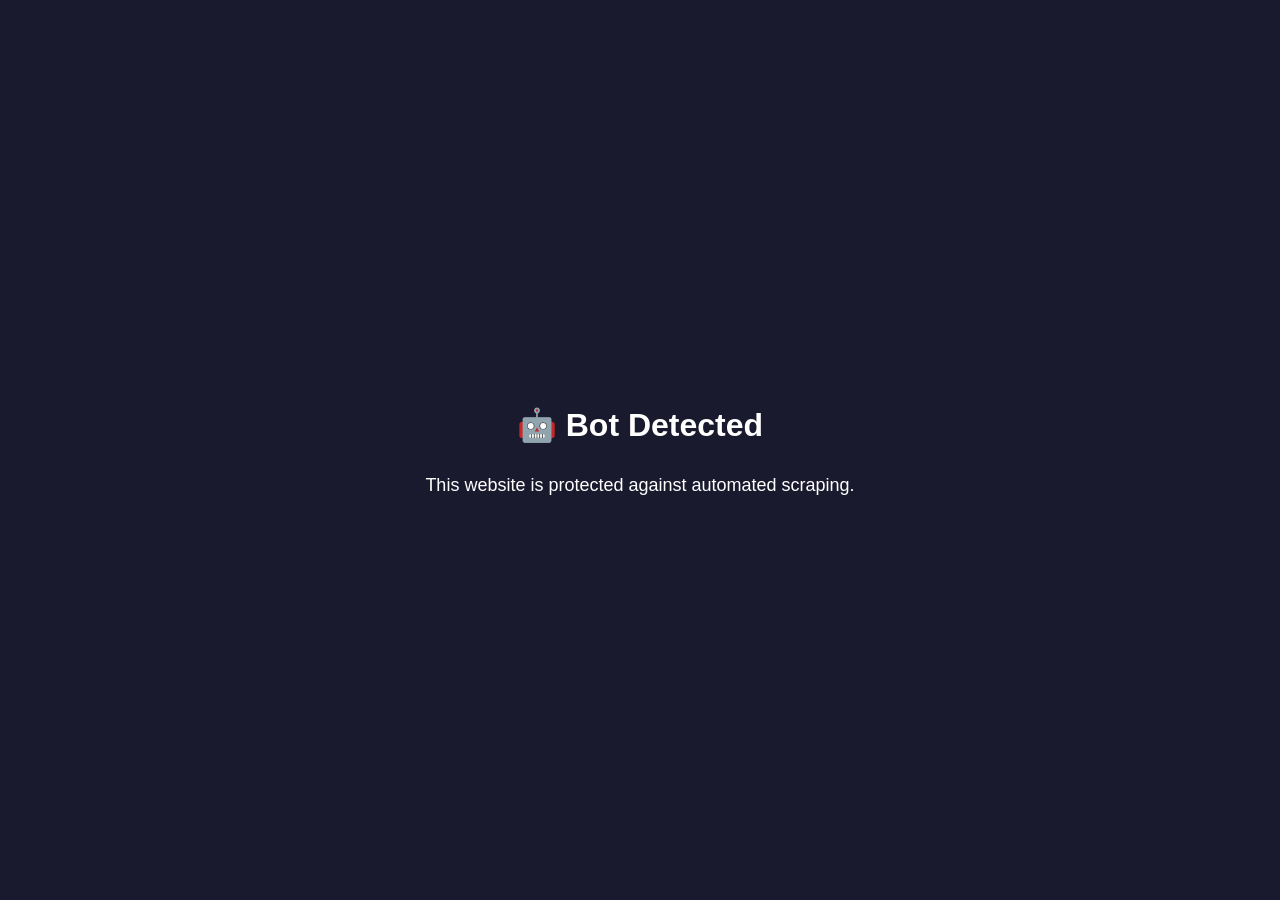
<file: index.html>
<!DOCTYPE html>
<html lang="en">
<head>
  <meta charset="UTF-8">
  <meta name="viewport" content="width=device-width, initial-scale=1.0">
  
  <!-- SEO Meta Tags -->
  <title>EngNotes - Engineering Notes & Textbooks for Students</title>
  <meta name="description" content="Free engineering notes, textbooks, and previous question papers organized by department and semester. Access comprehensive study materials for all engineering branches.">
  <meta name="keywords" content="engineering notes, textbooks, question papers, lab manuals, engineering students, semester notes, study materials, CSE, ECE, EEE, Mechanical, Civil, IT, AI">
  <meta name="author" content="EngNotes">
  <meta name="robots" content="index, follow">
  <link rel="canonical" href="https://enginotes.pages.dev/">
  
  <!-- Open Graph Tags -->
  <meta property="og:title" content="EngNotes - Engineering Notes & Textbooks for Students">
  <meta property="og:description" content="Free engineering notes, textbooks, and previous question papers organized by department and semester.">
  <meta property="og:type" content="website">
  <meta property="og:url" content="https://enginotes.pages.dev/">
  <meta property="og:image" content="https://enginotes.pages.dev/og-image.png">
  <meta property="og:site_name" content="EngNotes">
  <meta property="og:locale" content="en_US">
  
  <!-- Twitter Card Tags -->
  <meta name="twitter:card" content="summary_large_image">
  <meta name="twitter:title" content="EngNotes - Engineering Notes & Textbooks for Students">
  <meta name="twitter:description" content="Free engineering notes, textbooks, and previous question papers organized by department and semester.">
  <meta name="twitter:image" content="https://enginotes.pages.dev/og-image.png">
  
  <!-- Favicon -->
  <link rel="icon" href="data:image/svg+xml,<svg xmlns='http://www.w3.org/2000/svg' viewBox='0 0 100 100'><text y='.9em' font-size='90' fill='%2310b981'>EN</text></svg>">
  
  <!-- CSS: themes.css must load first -->
  <link rel="stylesheet" href="css/themes.css">
  <link rel="stylesheet" href="css/base.css">
  <link rel="stylesheet" href="css/layout.css">
  <link rel="stylesheet" href="css/components.css">
  <link rel="stylesheet" href="css/utilities.css">
  <link rel="stylesheet" href="css/home.css">
  <link rel="stylesheet" href="css/ads.css">
  <link rel="stylesheet" href="css/cookie-consent.css">
</head>
<body>

  <!-- Starry Background -->
  <div class="landscape"></div>
  <div class="filter"></div>
  <canvas id="stars-canvas"></canvas>

  <!-- Main Container -->
  <div class="container">
    
    <!-- Navigation Bar -->
    <nav class="navbar">
      <a href="https://enginotes.pages.dev" class="navbar-brand">
        <span class="brand-icon">EN</span>
        <span class="brand-text">Eng<span>Notes</span></span>
      </a>
      
      <div class="navbar-menu">
        <a href="https://github.com/abhinavdatta" target="_blank" class="navbar-link">About</a>
        <a href="https://github.com/abhinavdatta/engineering-notes/issues" target="_blank" class="navbar-link">Report</a>
        <a href="https://mail.google.com/mail/?view=cm&fs=1&to=mailtest65066@gmail.com" target="_blank" class="navbar-link">Contact</a>
        <a href="CHANGELOG.html" target="_blank" class="navbar-link">ChangeLogs</a>
        
        <div class="theme-switcher">
          <button class="theme-switch-btn active" data-theme="light" onclick="setTheme('light')" title="Light">Light</button>
          <button class="theme-switch-btn" data-theme="dark" onclick="setTheme('dark')" title="Dark">Dark</button>
          <button class="theme-switch-btn" data-theme="pure-black" onclick="setTheme('pure-black')" title="Black">Black</button>
        </div>
        
        <button class="mobile-menu-toggle" onclick="toggleMobileMenu()">☰</button>
      </div>
    </nav>

    <!-- Mobile Menu -->
    <div class="mobile-menu" id="mobileMenu">
      <button class="mobile-menu-close" onclick="toggleMobileMenu()">✕</button>
      <a href="https://github.com/abhinavdatta" target="_blank" class="mobile-menu-link">About</a>
      <a href="https://github.com/abhinavdatta/engineering-notes/issues" target="_blank" class="mobile-menu-link">Report Issue</a>
      <a href="https://mail.google.com/mail/?view=cm&fs=1&to=mailtest65066@gmail.com" target="_blank" class="mobile-menu-link">Contact</a>
      <div class="theme-switcher">
        <button class="theme-switch-btn active" data-theme="light" onclick="setTheme('light')">Light</button>
        <button class="theme-switch-btn" data-theme="dark" onclick="setTheme('dark')">Dark</button>
        <button class="theme-switch-btn" data-theme="pure-black" onclick="setTheme('pure-black')">Black</button>
      </div>
    </div>
    
    <!-- Hero Section -->
    <main class="hero">
      <div class="hero-badge">Free Resources for Students</div>
      
      <h1 class="hero-title">Engineering <span class="highlight">Notes</span> & Textbooks</h1>
      
      <p class="hero-subtitle">Access comprehensive study materials, previous papers, and textbooks organized by department and semester.</p>
      
      <!-- Feature Cards -->
      <div class="cards-grid">
        <div class="feature-card green" onclick="navigateTo('notes.html')">
          <span class="feature-card-icon">N</span>
          <div class="feature-card-title">Class Resources</div>
          <p class="feature-card-desc">Notes, question papers, and lab manuals organized by department.</p>
          <div class="feature-card-tags">
            <span class="feature-card-tag">Notes</span>
            <span class="feature-card-tag">Papers</span>
            <span class="feature-card-tag">Labs</span>
          </div>
        </div>
        
        <div class="feature-card blue" onclick="navigateTo('textbooks.html')">
          <span class="feature-card-icon">T</span>
          <div class="feature-card-title">Textbooks</div>
          <p class="feature-card-desc">Semester textbooks and reference books for all branches.</p>
          <div class="feature-card-tags">
            <span class="feature-card-tag">Textbooks</span>
            <span class="feature-card-tag">Reference</span>
            <span class="feature-card-tag">Guides</span>
          </div>
        </div>

        <div class="feature-card purple" onclick="navigateTo('calculator.html')">
          <span class="feature-card-icon">C</span>
          <div class="feature-card-title">Calculator</div>
          <p class="feature-card-desc">Calculate internal marks, GPA, CGPA, and projected grades.</p>
          <div class="feature-card-tags">
            <span class="feature-card-tag">Internal</span>
            <span class="feature-card-tag">GPA</span>
            <span class="feature-card-tag">CGPA</span>
          </div>
        </div>
      </div>

      <!-- Contribute Section -->
      <div class="contribute-section">
        <div class="contribute-section-icon">+</div>
        <h2>Have Notes to Share?</h2>
        <p>Help thousands of students by sharing your notes, question papers, or textbooks!</p>
        <a href="https://mail.google.com/mail/?view=cm&fs=1&to=mailtest65066@gmail.com&subject=Contributing%20Notes%20for%20EngNotes" target="_blank" class="contribute-btn">
          Send Your Notes
        </a>
        <p class="contribute-note">Your contribution helps fellow students!</p>
        <p>for subject in mail use this format [SEM:-" ",subject:-" " & Unit:-" "] </p>
      </div>
    </main>
    
    <!-- Footer -->
    <footer class="footer">
      <div class="footer-links">
        <a href="https://drive.google.com/drive/folders/1SNnQiyuSNuJUSbs_GCgR8vRmYwxzJ3JG" target="_blank" class="footer-link">Notes Drive</a>
        <a href="https://drive.google.com/drive/folders/1qdcMtjkSDhOFolDIHB6lLi6dK57ZTlmi" target="_blank" class="footer-link">Textbooks Drive</a>
        <a href="https://github.com/abhinavdatta" target="_blank" class="footer-link">GitHub</a>
        <a href="privacy.html" class="footer-link">Privacy Policy</a>
        <p>brave users can't store cache due to policies.Use any other browser for better experience</p>
      </div>
      <div id="cookie-status" class="cookie-status"></div>
    </footer>
    
  </div>

  <!-- Cookie Banner -->
  <div id="cookie-banner" class="cookie-banner hidden">
    <div class="cookie-content">
      <div class="cookie-text">
        <h3>Cookie Consent</h3>
        <p>We use cookies to cache the folder structure and reduce API calls. <a href="privacy.html">Learn more</a></p>
      </div>
      <div class="cookie-buttons">
        <button class="cookie-decline-btn" onclick="declineCookies()">Decline</button>
        <button class="cookie-accept-btn" onclick="acceptCookies()">Accept</button>
      </div>
    </div>
  </div>

  <!-- JavaScript -->
  <!-- logger.js for debug logging utility (MUST load first) -->
  <script src="js/logger.js"></script>
  <!-- config.js for environment variables (used for contact email, etc.) -->
  <script src="js/config.js"></script>
  <script src="js/theme-manager.js"></script>
  <script src="js/cookie-consent.js"></script>
  <script src="js/bot-protection.js"></script>
  <script src="js/home-app.js"></script>

  <!-- JSON-LD Structured Data -->
  <script type="application/ld+json">
  {
    "@context": "https://schema.org",
    "@graph": [
      {
        "@type": "WebSite",
        "name": "EngNotes",
        "url": "https://enginotes.pages.dev",
        "description": "Free engineering notes, textbooks, and previous question papers organized by department and semester",
        "potentialAction": {
          "@type": "SearchAction",
          "target": "https://enginotes.pages.dev/notes.html?q={search_term_string}",
          "query-input": "required name=search_term_string"
        },
        "publisher": {
          "@type": "Organization",
          "@id": "https://enginotes.pages.dev/#organization"
        }
      },
      {
        "@type": "Organization",
        "@id": "https://enginotes.pages.dev/#organization",
        "name": "EngNotes",
        "url": "https://enginotes.pages.dev",
        "logo": {
          "@type": "ImageObject",
          "url": "https://enginotes.pages.dev/favicon.ico",
          "width": 100,
          "height": 100
        },
        "description": "Free engineering notes, textbooks, and previous question papers organized by department and semester for students",
        "contactPoint": {
          "@type": "ContactPoint",
          "email": "mailtest65066@gmail.com",
          "contactType": "customer service",
          "availableLanguage": "English"
        },
        "sameAs": [
          "https://github.com/abhinavdatta/engineering-notes"
        ]
      }
    ]
  }
  </script>
</body>
</html>
</file>
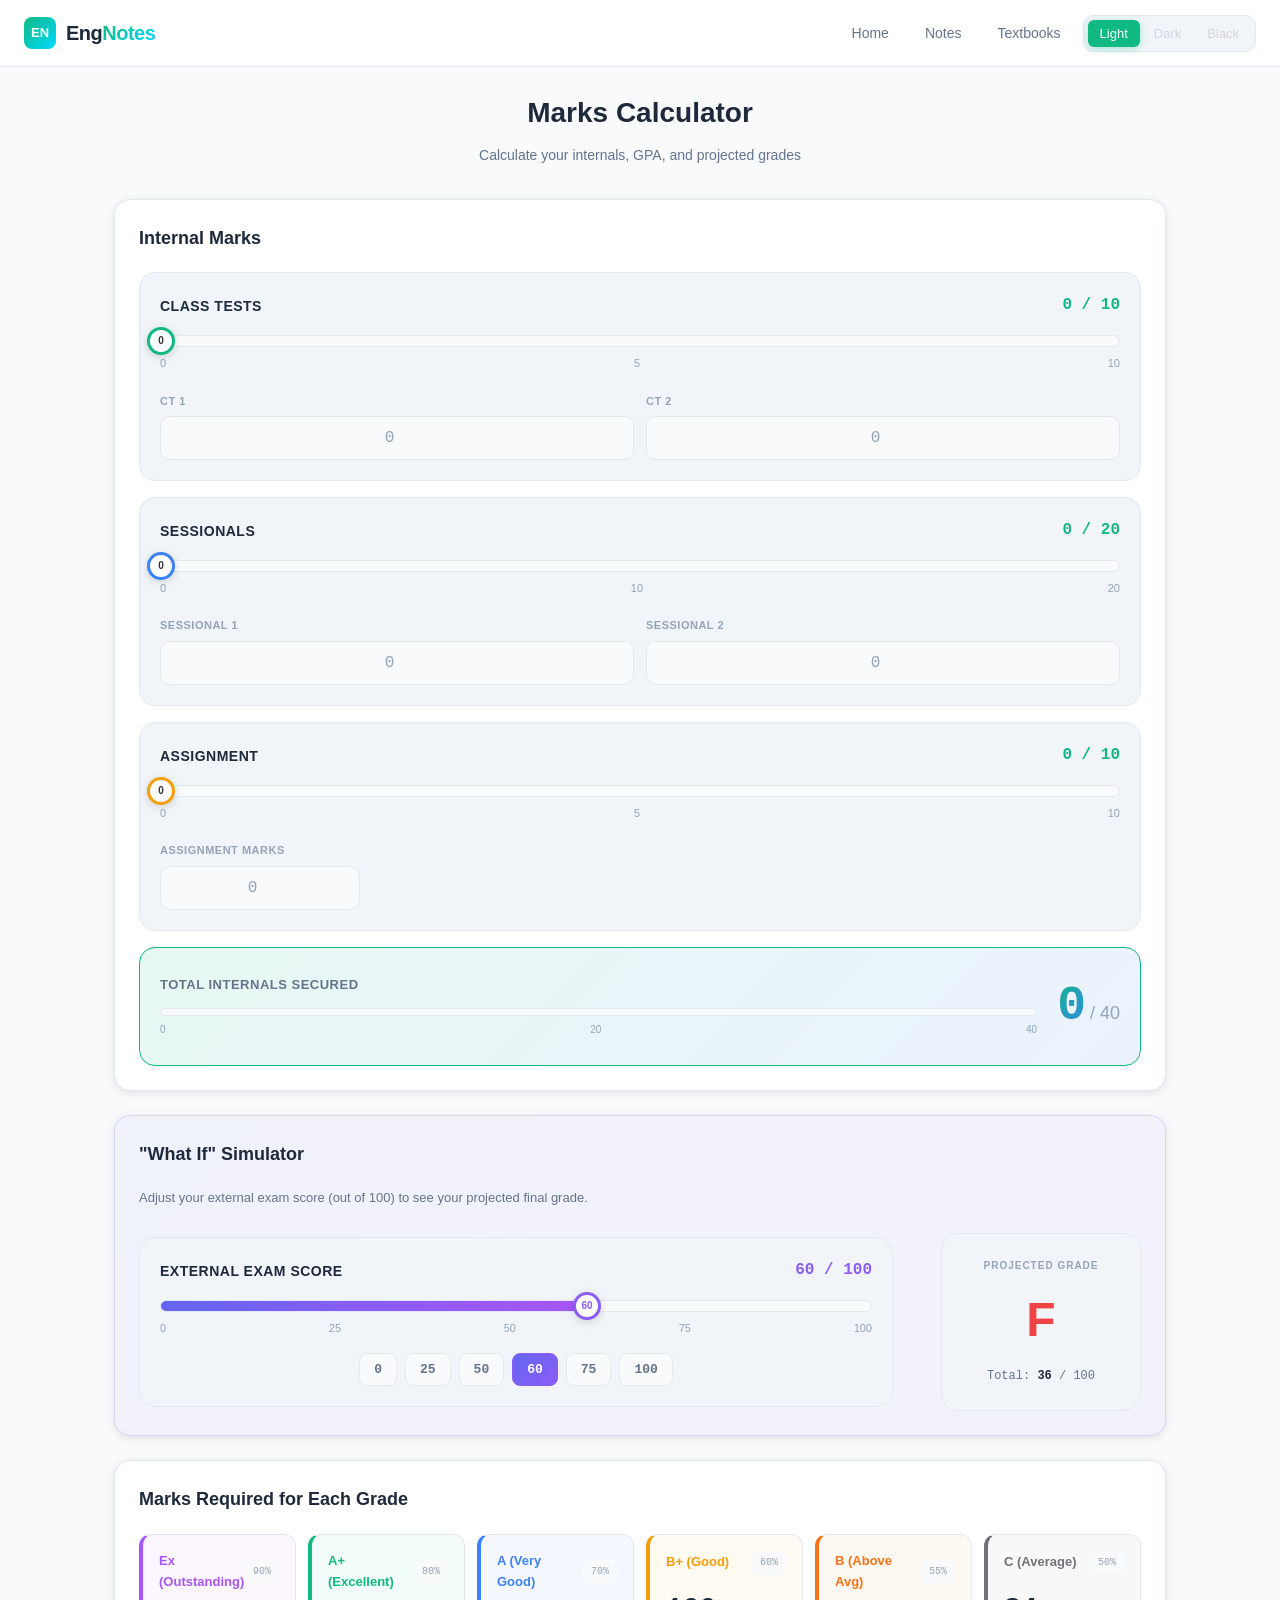
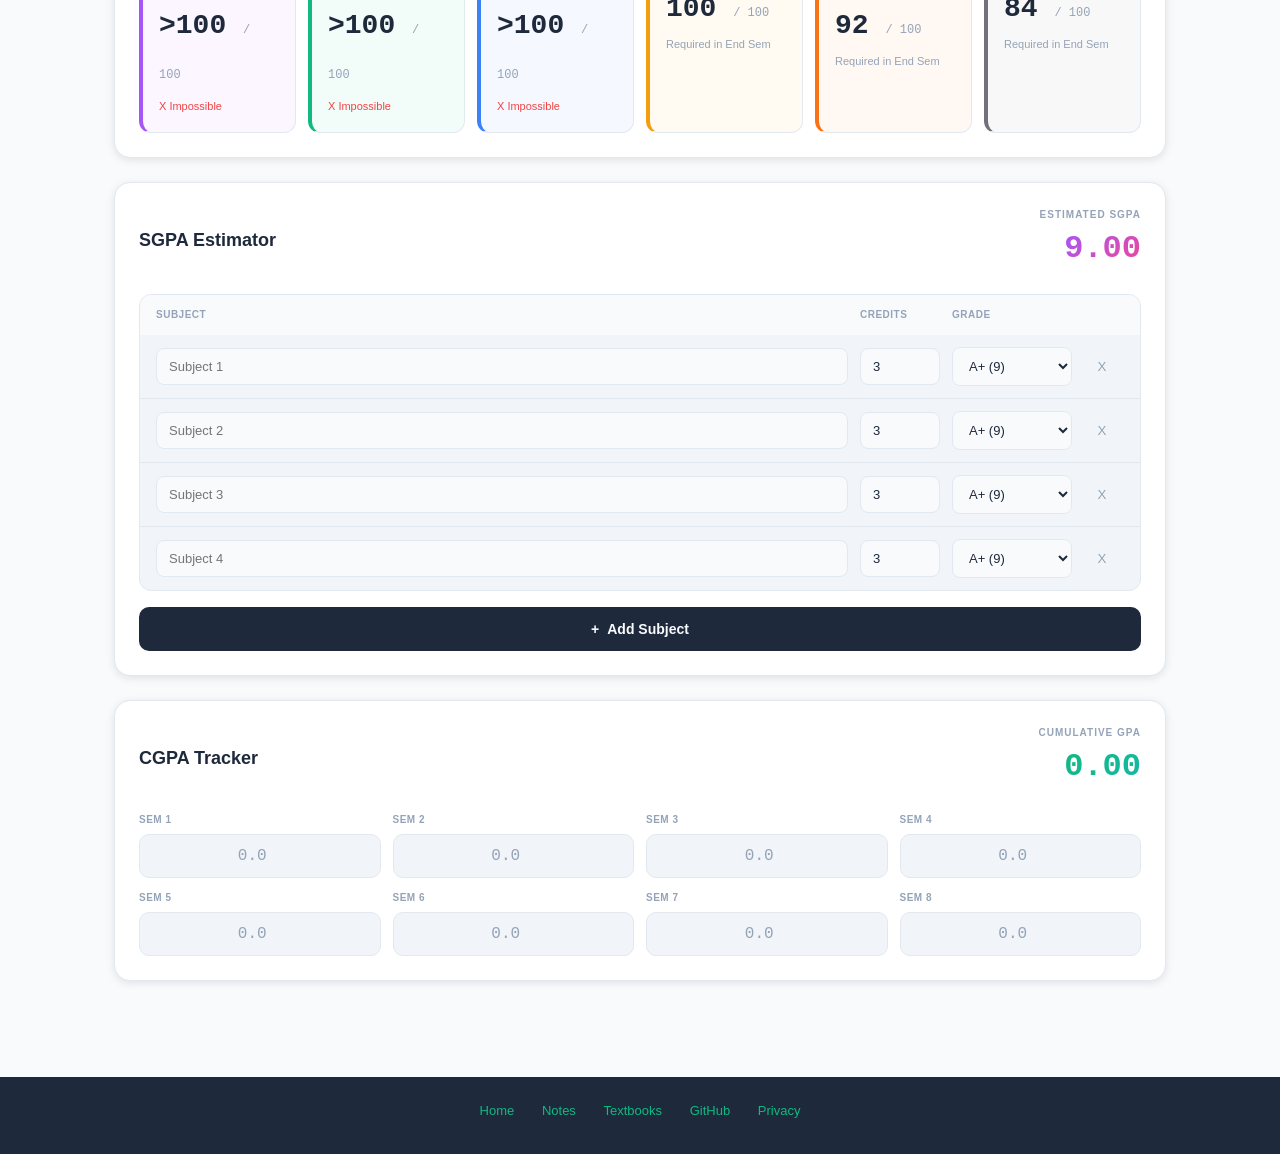
<file: calculator.html>
<!DOCTYPE html>
<html lang="en">
<head>
  <meta charset="UTF-8">
  <meta name="viewport" content="width=device-width, initial-scale=1.0">
  
  <!-- SEO Meta Tags -->
  <title>GPA & CGPA Calculator | EngNotes</title>
  <meta name="description" content="Calculate your engineering internal marks, GPA, and CGPA with our easy-to-use calculator. Project your final grades with the "What If" simulator.">
  <meta name="keywords" content="GPA calculator, CGPA calculator, internal marks calculator, engineering students, grade calculator, semester grades, projected grades">
  <meta name="author" content="EngNotes">
  <meta name="robots" content="index, follow">
  <link rel="canonical" href="https://enginotes.pages.dev/calculator.html">
  
  <!-- Open Graph Tags -->
  <meta property="og:title" content="GPA & CGPA Calculator | EngNotes">
  <meta property="og:description" content="Calculate your engineering internal marks, GPA, and CGPA with our easy-to-use calculator.">
  <meta property="og:type" content="website">
  <meta property="og:url" content="https://enginotes.pages.dev/calculator.html">
  <meta property="og:image" content="https://enginotes.pages.dev/og-image.png">
  <meta property="og:site_name" content="EngNotes">
  <meta property="og:locale" content="en_US">
  
  <!-- Twitter Card Tags -->
  <meta name="twitter:card" content="summary_large_image">
  <meta name="twitter:title" content="GPA & CGPA Calculator | EngNotes">
  <meta name="twitter:description" content="Calculate your engineering internal marks, GPA, and CGPA with our easy-to-use calculator.">
  <meta name="twitter:image" content="https://enginotes.pages.dev/og-image.png">
  
  <!-- Favicon -->
  <link rel="icon" href="data:image/svg+xml,<svg xmlns='http://www.w3.org/2000/svg' viewBox='0 0 100 100'><text y='.9em' font-size='90' fill='%23a855f7'>C</text></svg>">
  
  <!-- CSS: themes.css must load first -->
  <link rel="stylesheet" href="css/themes.css">
  <link rel="stylesheet" href="css/base.css">
  <link rel="stylesheet" href="css/layout.css">
  <link rel="stylesheet" href="css/components.css">
  <link rel="stylesheet" href="css/utilities.css">
  <link rel="stylesheet" href="css/calculator.css">
  <link rel="stylesheet" href="css/cookie-consent.css">
</head>
<body>

  <!-- Navigation Bar -->
  <nav class="navbar">
    <a href="index.html" class="navbar-brand">
      <span class="brand-icon">EN</span>
      <span class="brand-text">Eng<span>Notes</span></span>
    </a>
    
    <div class="navbar-menu">
      <a href="index.html" class="navbar-link">Home</a>
      <a href="notes.html" class="navbar-link">Notes</a>
      <a href="textbooks.html" class="navbar-link">Textbooks</a>
      
      <div class="theme-switcher">
        <button class="theme-switch-btn active" data-theme="light" onclick="setTheme('light')" title="Light">Light</button>
        <button class="theme-switch-btn" data-theme="dark" onclick="setTheme('dark')" title="Dark">Dark</button>
        <button class="theme-switch-btn" data-theme="pure-black" onclick="setTheme('pure-black')" title="Black">Black</button>
      </div>
      
      <button class="mobile-menu-toggle" onclick="toggleMobileMenu()">☰</button>
    </div>
  </nav>

  <!-- Mobile Menu -->
  <div class="mobile-menu" id="mobileMenu">
    <button class="mobile-menu-close" onclick="toggleMobileMenu()">✕</button>
    <a href="index.html" class="mobile-menu-link">Home</a>
    <a href="notes.html" class="mobile-menu-link">Notes</a>
    <a href="textbooks.html" class="mobile-menu-link">Textbooks</a>
    <div class="theme-switcher">
      <button class="theme-switch-btn active" data-theme="light" onclick="setTheme('light')">Light</button>
      <button class="theme-switch-btn" data-theme="dark" onclick="setTheme('dark')">Dark</button>
      <button class="theme-switch-btn" data-theme="pure-black" onclick="setTheme('pure-black')">Black</button>
    </div>
  </div>

  <!-- Main Content -->
  <main class="main">
    <!-- Header -->
    <div class="page-header">
      <h1 class="page-title">Marks Calculator</h1>
      <p class="page-subtitle">Calculate your internals, GPA, and projected grades</p>
    </div>

    <!-- Internal Marks Calculator -->
    <section class="calc-section internal-section">
      <div class="section-header">
        <h2 class="section-title">Internal Marks</h2>
      </div>
      
      <!-- Class Tests Progress Bar -->
      <div class="marks-bar-container">
        <div class="marks-bar-header">
          <span class="marks-bar-title">Class Tests</span>
          <span class="marks-bar-value" id="ctDisplay">0 / 10</span>
        </div>
        <div class="marks-bar">
          <div class="marks-bar-track">
            <div class="marks-bar-fill ct-fill" id="ctFill" style="width: 0%"></div>
            <div class="marks-bar-pointer ct-pointer" id="ctPointer" style="left: 0%">
              <span class="pointer-value" id="ctPointerValue">0</span>
            </div>
          </div>
          <div class="marks-bar-labels">
            <span>0</span>
            <span>5</span>
            <span>10</span>
          </div>
        </div>
        <div class="marks-inputs">
          <div class="mark-input">
            <label>CT 1</label>
            <input type="number" id="ct1" placeholder="0" min="0" max="10" oninput="calculateInternals()">
          </div>
          <div class="mark-input">
            <label>CT 2</label>
            <input type="number" id="ct2" placeholder="0" min="0" max="10" oninput="calculateInternals()">
          </div>
        </div>
      </div>

      <!-- Sessionals Progress Bar -->
      <div class="marks-bar-container">
        <div class="marks-bar-header">
          <span class="marks-bar-title">Sessionals</span>
          <span class="marks-bar-value" id="sessionalDisplay">0 / 20</span>
        </div>
        <div class="marks-bar">
          <div class="marks-bar-track">
            <div class="marks-bar-fill sessional-fill" id="sessionalFill" style="width: 0%"></div>
            <div class="marks-bar-pointer sessional-pointer" id="sessionalPointer" style="left: 0%">
              <span class="pointer-value" id="sessionalPointerValue">0</span>
            </div>
          </div>
          <div class="marks-bar-labels">
            <span>0</span>
            <span>10</span>
            <span>20</span>
          </div>
        </div>
        <div class="marks-inputs">
          <div class="mark-input">
            <label>Sessional 1</label>
            <input type="number" id="sessional1" placeholder="0" min="0" max="20" oninput="calculateInternals()">
          </div>
          <div class="mark-input">
            <label>Sessional 2</label>
            <input type="number" id="sessional2" placeholder="0" min="0" max="20" oninput="calculateInternals()">
          </div>
        </div>
      </div>

      <!-- Assignment Progress Bar -->
      <div class="marks-bar-container">
        <div class="marks-bar-header">
          <span class="marks-bar-title">Assignment</span>
          <span class="marks-bar-value" id="assignDisplay">0 / 10</span>
        </div>
        <div class="marks-bar">
          <div class="marks-bar-track">
            <div class="marks-bar-fill assign-fill" id="assignFill" style="width: 0%"></div>
            <div class="marks-bar-pointer assign-pointer" id="assignPointer" style="left: 0%">
              <span class="pointer-value" id="assignPointerValue">0</span>
            </div>
          </div>
          <div class="marks-bar-labels">
            <span>0</span>
            <span>5</span>
            <span>10</span>
          </div>
        </div>
        <div class="marks-inputs single">
          <div class="mark-input">
            <label>Assignment Marks</label>
            <input type="number" id="assignment" placeholder="0" min="0" max="10" oninput="calculateInternals()">
          </div>
        </div>
      </div>

      <!-- Total Internal -->
      <div class="total-display">
        <div class="total-info">
          <span class="total-label">Total Internals Secured</span>
          <div class="total-bar">
            <div class="total-bar-track">
              <div class="total-bar-fill" id="totalFill" style="width: 0%"></div>
            </div>
            <div class="total-bar-labels">
              <span>0</span>
              <span>20</span>
              <span>40</span>
            </div>
          </div>
        </div>
        <div class="total-value-container">
          <span class="total-value" id="totalInternals">0</span>
          <span class="total-max">/ 40</span>
        </div>
      </div>
    </section>

    <!-- What If Simulator -->
    <section class="calc-section simulator-section">
      <div class="section-header">
        <h2 class="section-title">"What If" Simulator</h2>
      </div>
      <p class="simulator-desc">Adjust your external exam score (out of 100) to see your projected final grade.</p>
      
      <div class="simulator-container">
        <div class="simulator-progress-wrapper">
          <!-- External Score Progress Bar -->
          <div class="external-bar-container">
            <div class="external-bar-header">
              <span class="external-bar-title">External Exam Score</span>
              <span class="external-bar-value" id="externalDisplay">60 / 100</span>
            </div>
            <div class="external-bar">
              <div class="external-bar-track" id="externalBarTrack">
                <div class="external-bar-fill" id="externalFill" style="width: 60%"></div>
                <div class="external-bar-pointer" id="externalPointer" style="left: 60%">
                  <span class="pointer-value" id="externalPointerValue">60</span>
                </div>
              </div>
              <div class="external-bar-labels">
                <span>0</span>
                <span>25</span>
                <span>50</span>
                <span>75</span>
                <span>100</span>
              </div>
            </div>
            <!-- Quick select buttons -->
            <div class="external-quick-select">
              <button class="quick-btn" onclick="setExternalValue(0)">0</button>
              <button class="quick-btn" onclick="setExternalValue(25)">25</button>
              <button class="quick-btn" onclick="setExternalValue(50)">50</button>
              <button class="quick-btn active" onclick="setExternalValue(60)">60</button>
              <button class="quick-btn" onclick="setExternalValue(75)">75</button>
              <button class="quick-btn" onclick="setExternalValue(100)">100</button>
            </div>
          </div>
        </div>
        
        <div class="grade-display">
          <div class="grade-label">Projected Grade</div>
          <div class="grade-value" id="projectedGrade">B+</div>
          <div class="grade-total">Total: <span id="totalMarks">36</span> / 100</div>
        </div>
      </div>
    </section>

    <!-- Grade Cards -->
    <section class="calc-section grades-section">
      <div class="section-header">
        <h2 class="section-title">Marks Required for Each Grade</h2>
      </div>
      
      <div class="grade-cards" id="gradeCards">
        <!-- Generated by JS -->
      </div>
    </section>

    <!-- SGPA Calculator -->
    <section class="calc-section sgpa-section">
      <div class="section-header">
        <h2 class="section-title">SGPA Estimator</h2>
        <div class="sgpa-display">
          <span class="sgpa-label">Estimated SGPA</span>
          <span class="sgpa-value" id="sgpaValue">0.00</span>
        </div>
      </div>
      
      <div class="subjects-table">
        <div class="subjects-header">
          <span class="col-subject">Subject</span>
          <span class="col-credits">Credits</span>
          <span class="col-grade">Grade</span>
          <span class="col-action"></span>
        </div>
        <div class="subjects-list" id="subjectsList">
          <!-- Generated by JS -->
        </div>
      </div>
      
      <button class="add-subject-btn" onclick="addSubject()">
        <span>+</span> Add Subject
      </button>
    </section>

    <!-- CGPA Tracker -->
    <section class="calc-section cgpa-section">
      <div class="section-header">
        <h2 class="section-title">CGPA Tracker</h2>
        <div class="cgpa-display">
          <span class="cgpa-label">Cumulative GPA</span>
          <span class="cgpa-value" id="cgpaValue">0.00</span>
        </div>
      </div>
      
      <div class="semesters-grid">
        <div class="semester-input">
          <label>Sem 1</label>
          <input type="number" id="sem1" placeholder="0.0" min="0" max="10" step="0.01" oninput="calculateCGPA()">
        </div>
        <div class="semester-input">
          <label>Sem 2</label>
          <input type="number" id="sem2" placeholder="0.0" min="0" max="10" step="0.01" oninput="calculateCGPA()">
        </div>
        <div class="semester-input">
          <label>Sem 3</label>
          <input type="number" id="sem3" placeholder="0.0" min="0" max="10" step="0.01" oninput="calculateCGPA()">
        </div>
        <div class="semester-input">
          <label>Sem 4</label>
          <input type="number" id="sem4" placeholder="0.0" min="0" max="10" step="0.01" oninput="calculateCGPA()">
        </div>
        <div class="semester-input">
          <label>Sem 5</label>
          <input type="number" id="sem5" placeholder="0.0" min="0" max="10" step="0.01" oninput="calculateCGPA()">
        </div>
        <div class="semester-input">
          <label>Sem 6</label>
          <input type="number" id="sem6" placeholder="0.0" min="0" max="10" step="0.01" oninput="calculateCGPA()">
        </div>
        <div class="semester-input">
          <label>Sem 7</label>
          <input type="number" id="sem7" placeholder="0.0" min="0" max="10" step="0.01" oninput="calculateCGPA()">
        </div>
        <div class="semester-input">
          <label>Sem 8</label>
          <input type="number" id="sem8" placeholder="0.0" min="0" max="10" step="0.01" oninput="calculateCGPA()">
        </div>
      </div>
    </section>
  </main>

  <!-- Footer -->
  <footer class="footer">
    <div class="footer-links">
      <a href="index.html" class="footer-link">Home</a>
      <a href="notes.html" class="footer-link">Notes</a>
      <a href="textbooks.html" class="footer-link">Textbooks</a>
      <a href="https://github.com/abhinavdatta" target="_blank" class="footer-link">GitHub</a>
      <a href="privacy.html" class="footer-link">Privacy</a>
    </div>
  </footer>

  <!-- JavaScript -->
  <!-- logger.js for debug logging utility (MUST load first) -->
  <script src="js/logger.js"></script>
  <script src="js/config.js"></script>
  <script src="js/theme-manager.js"></script>
  <script src="js/calculator.js"></script>
</body>
</html>
</file>
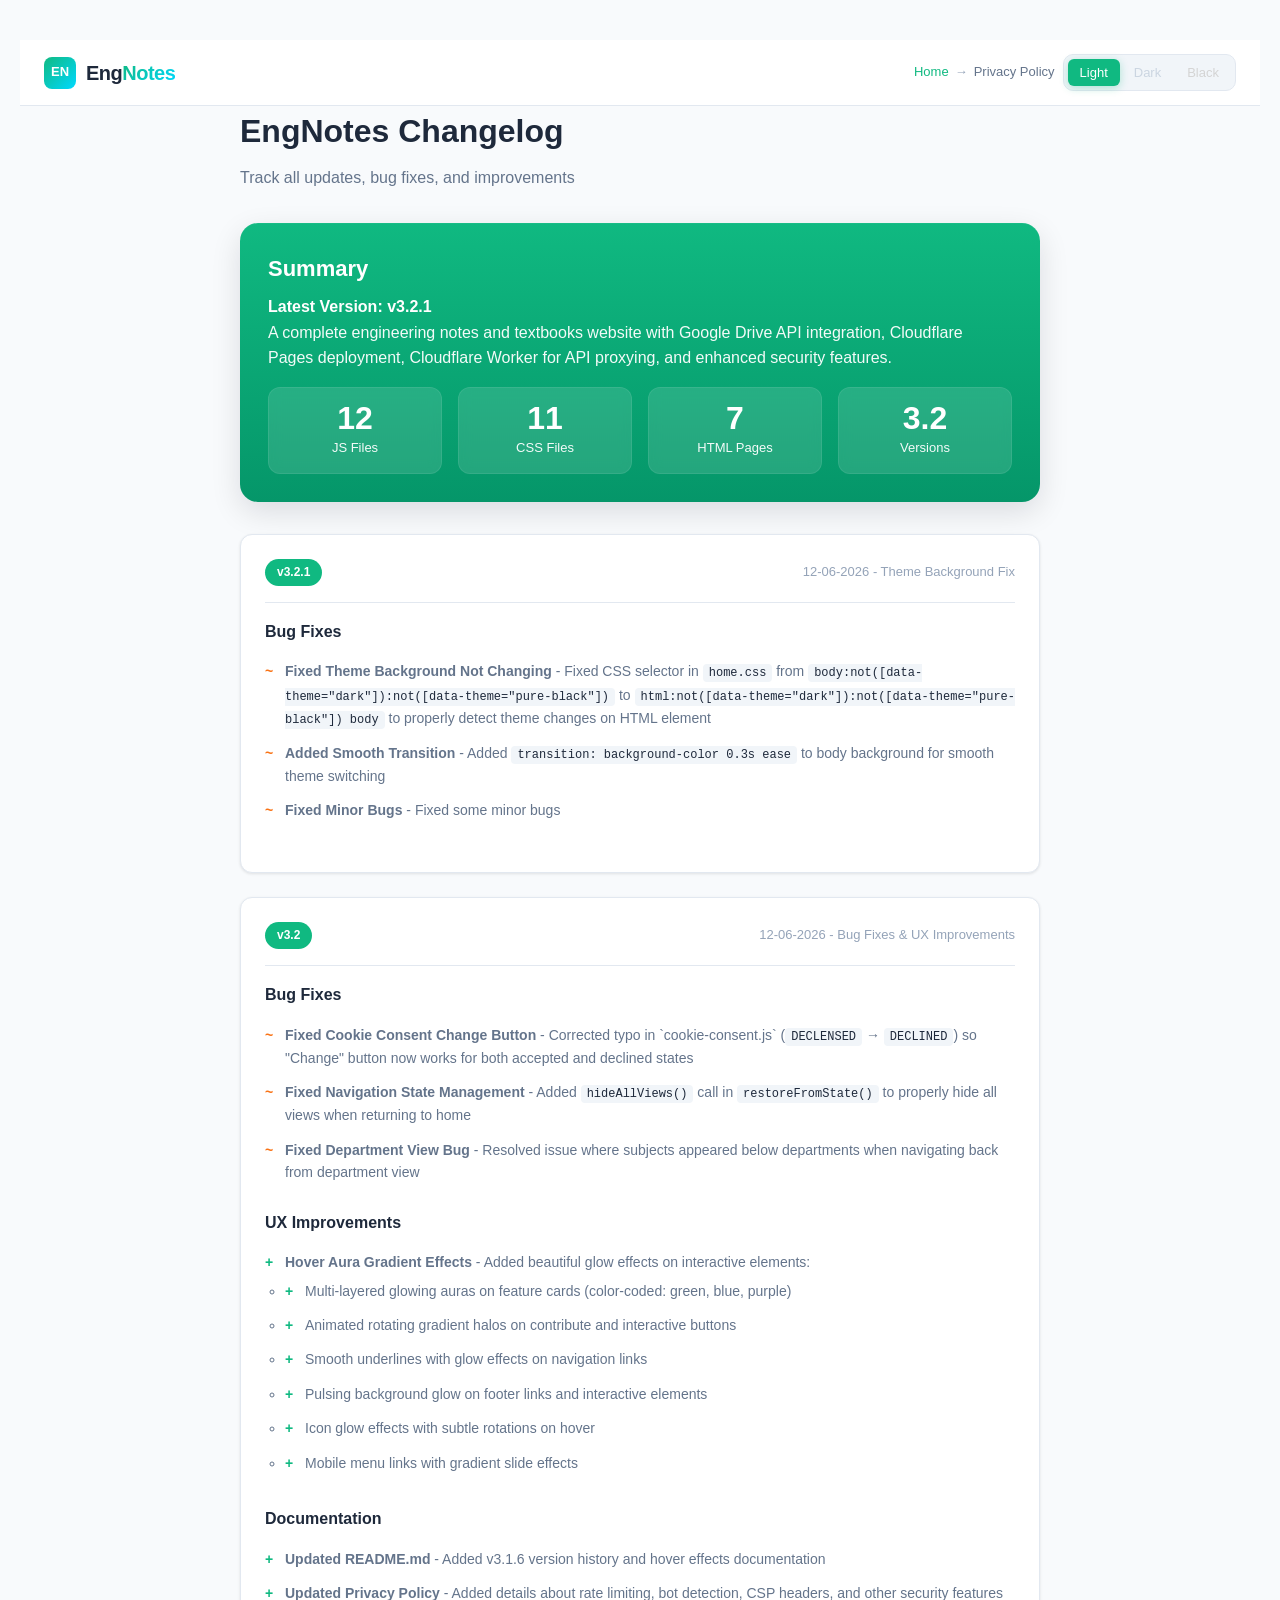
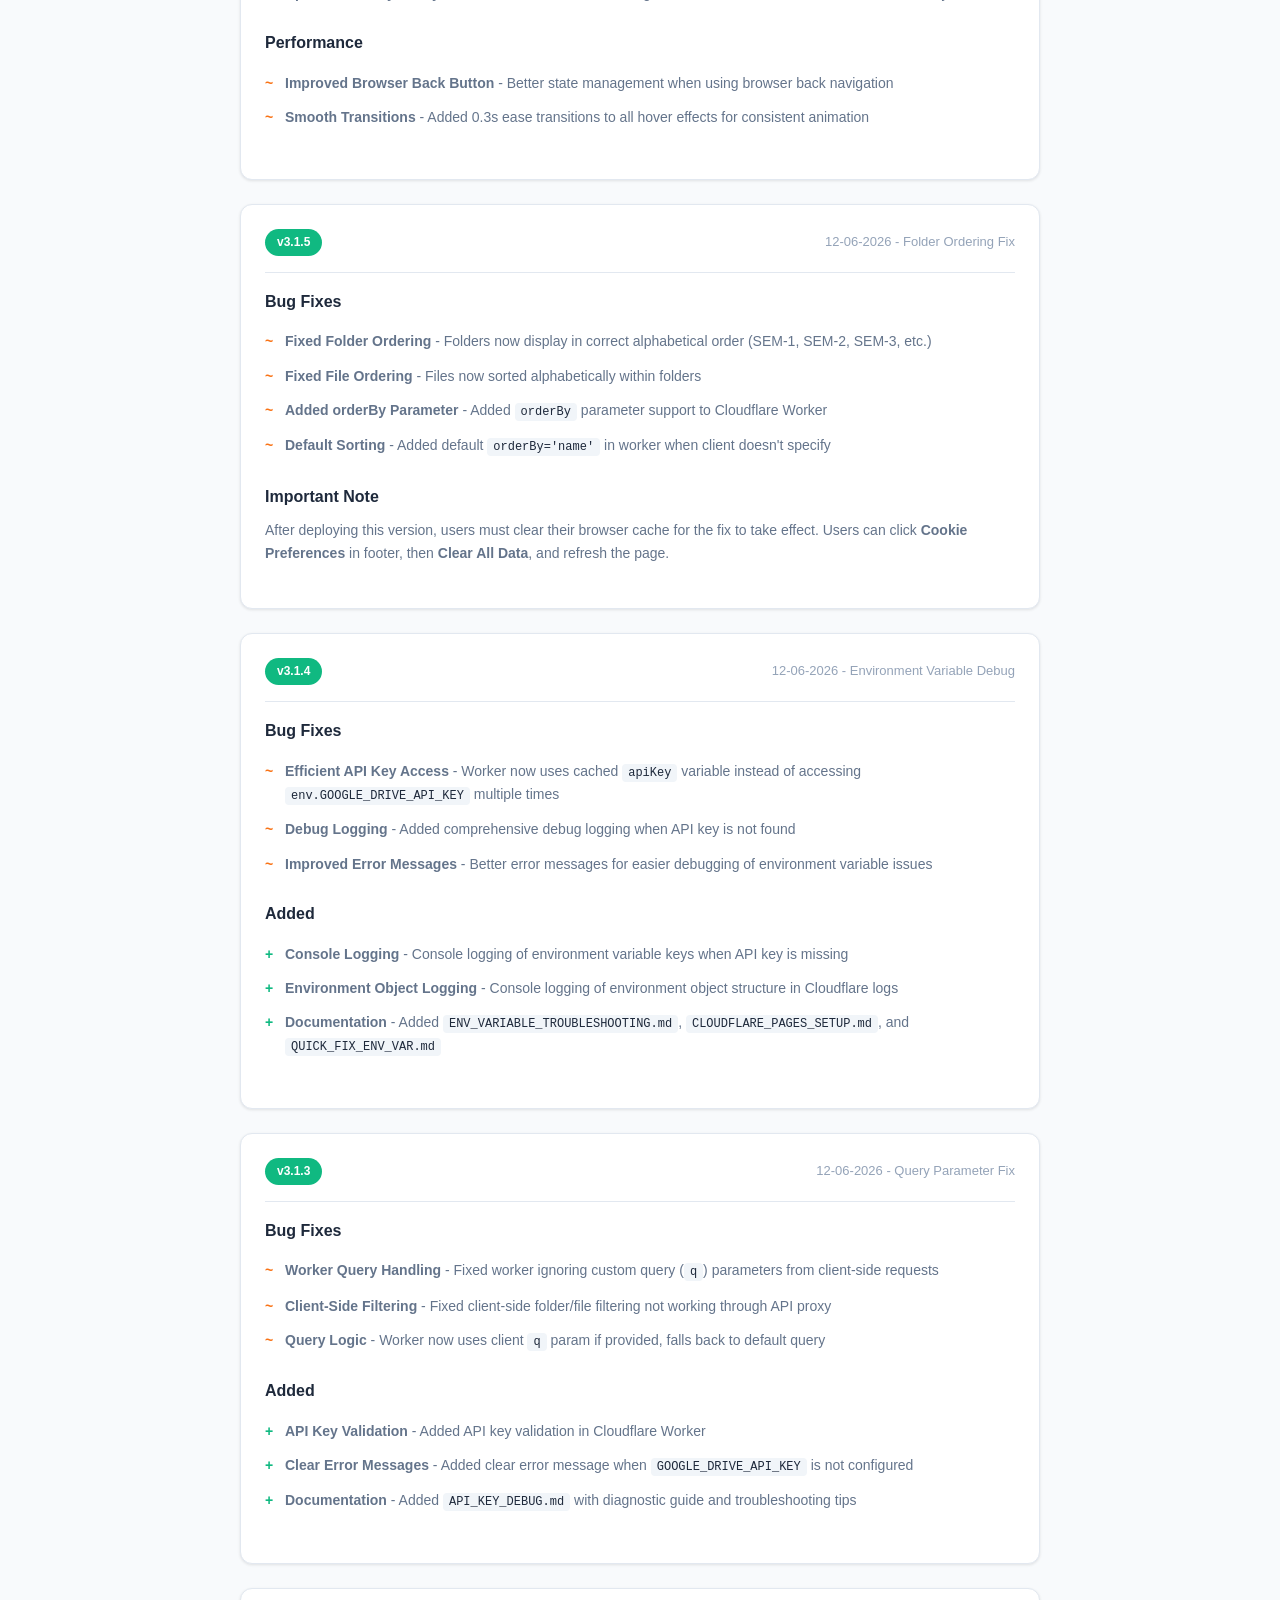
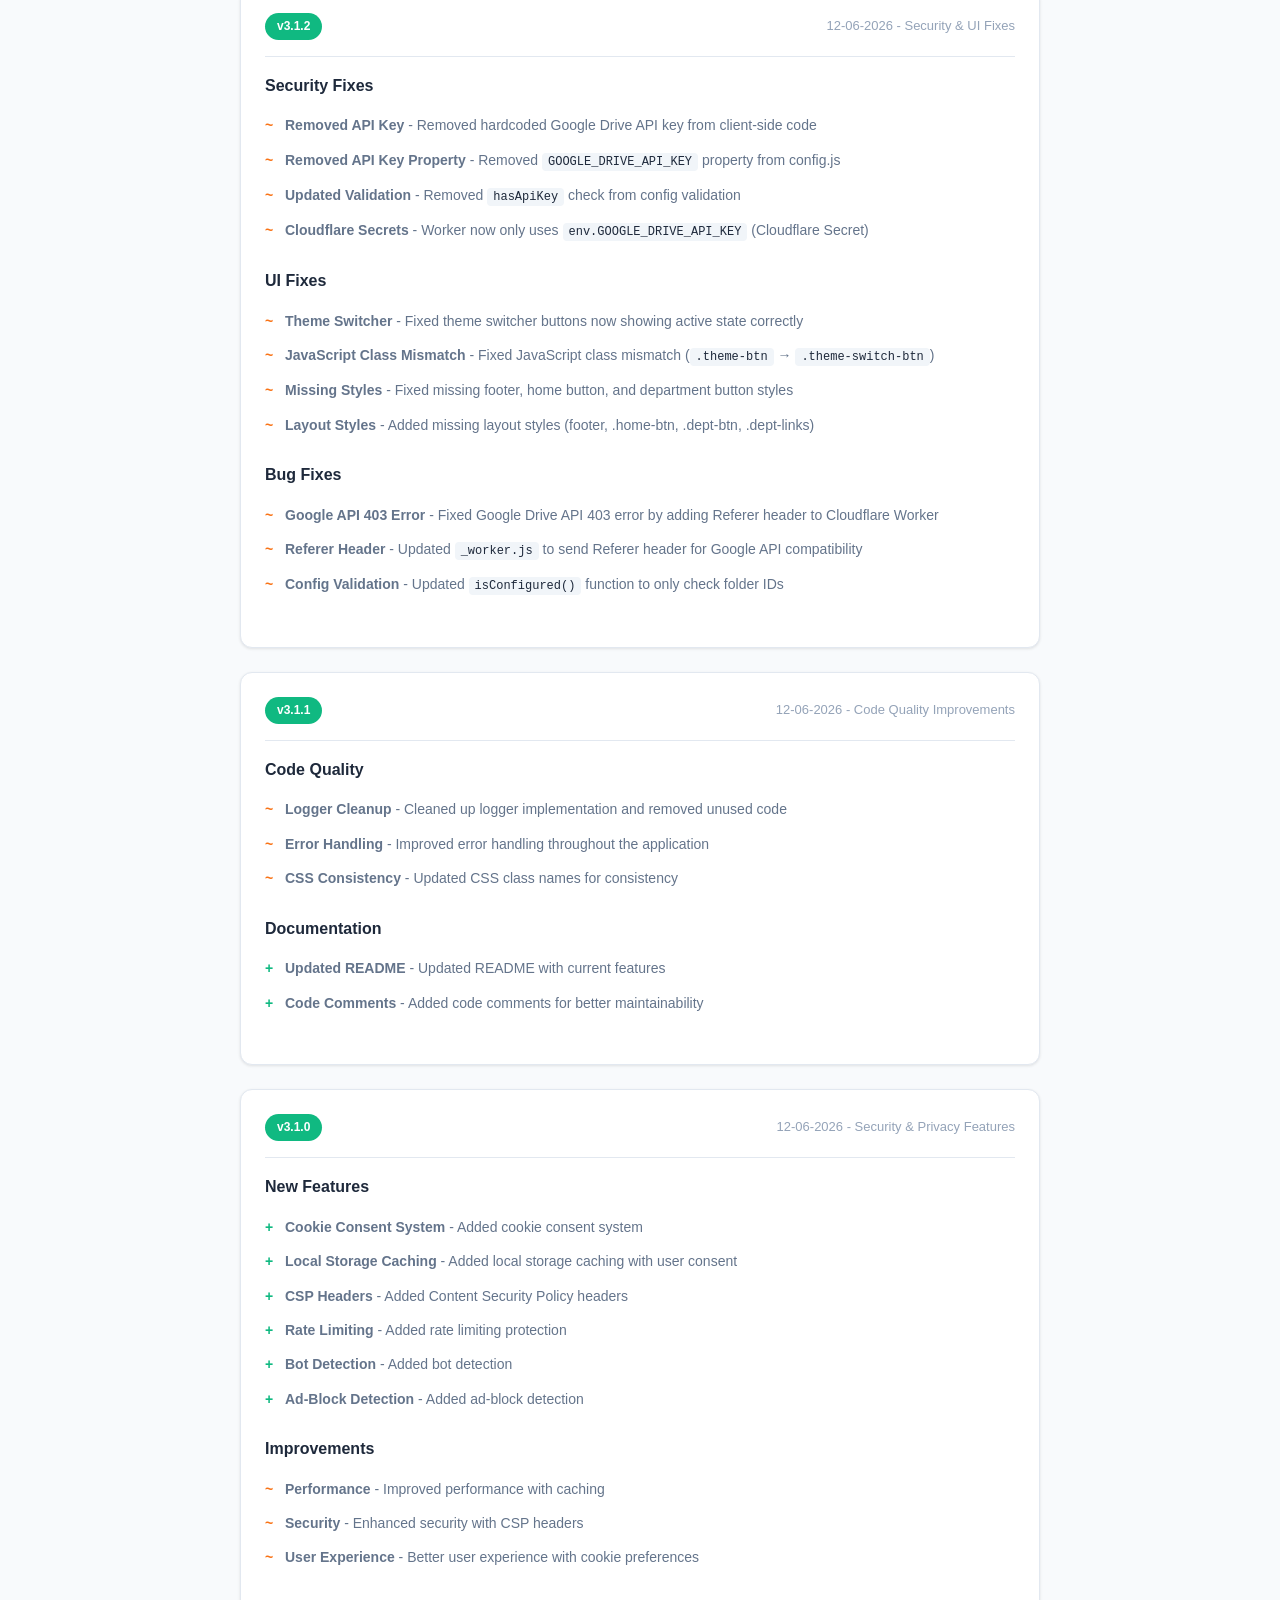
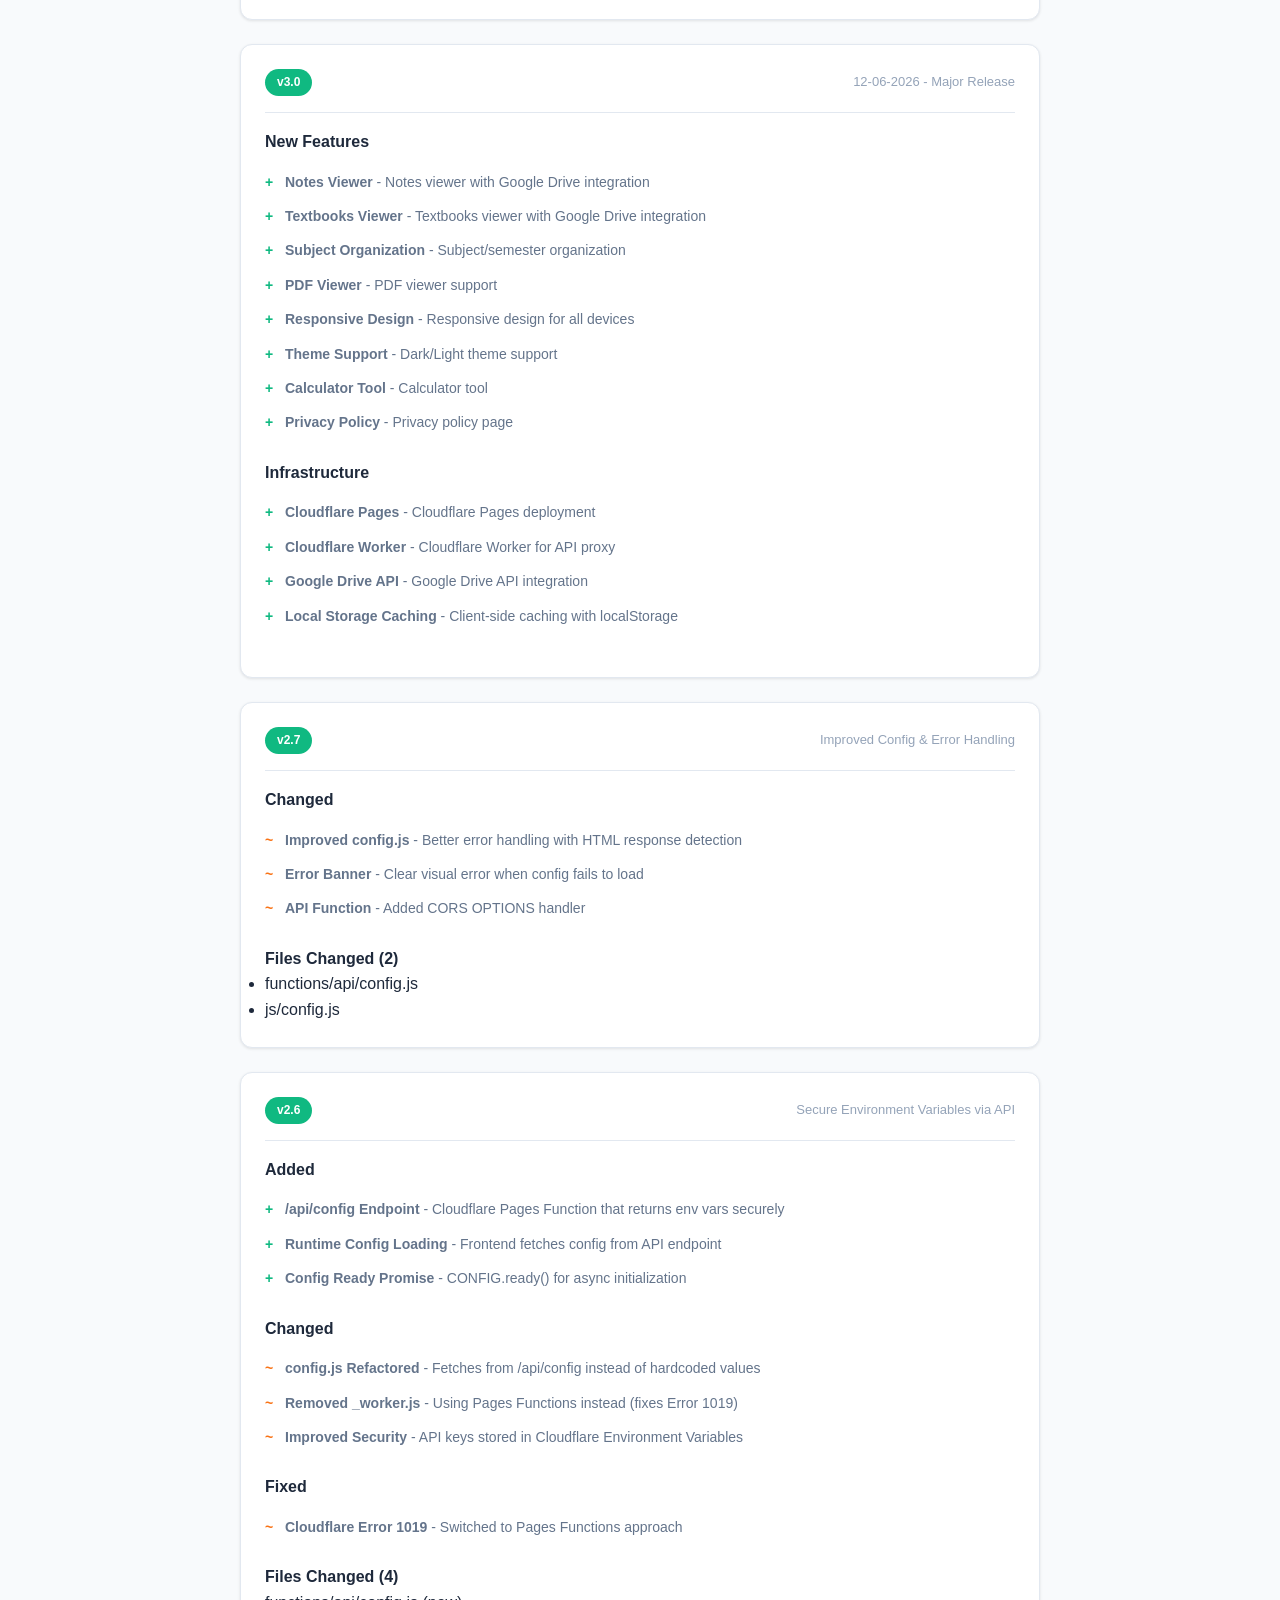
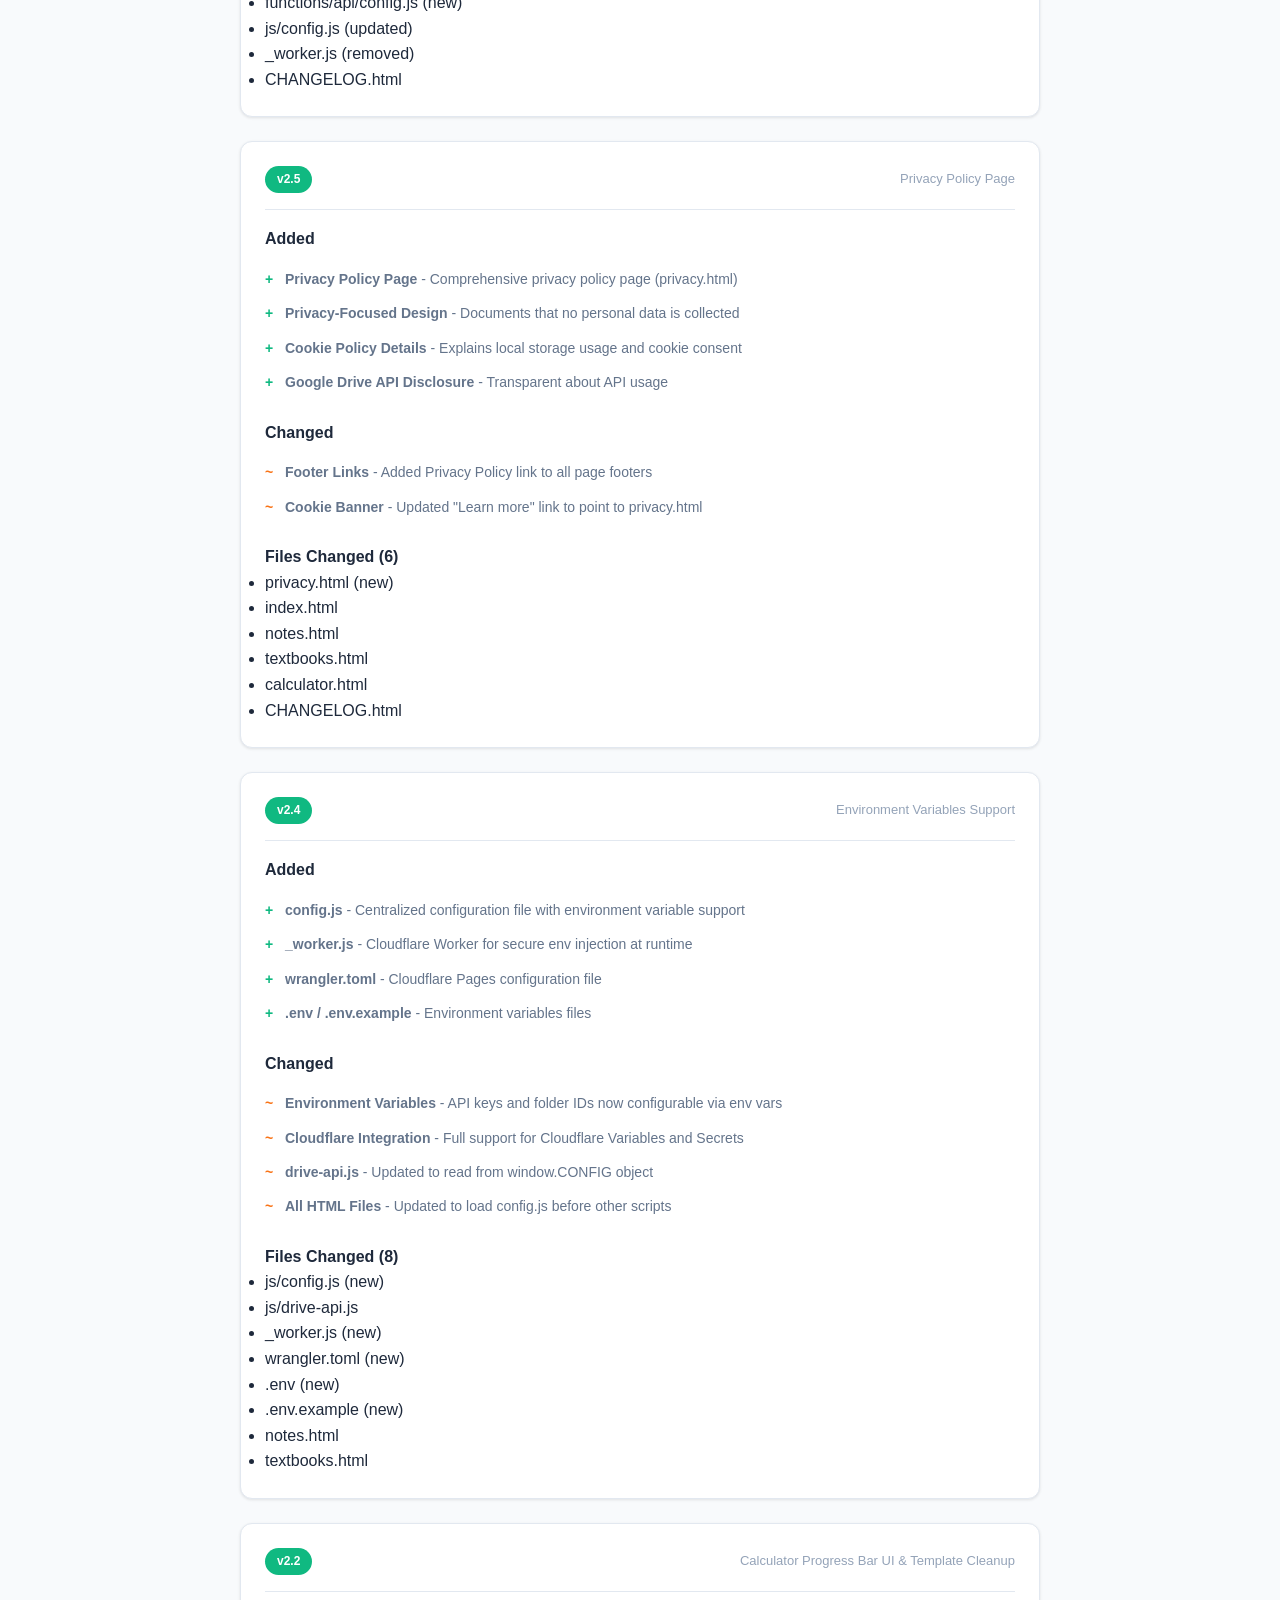
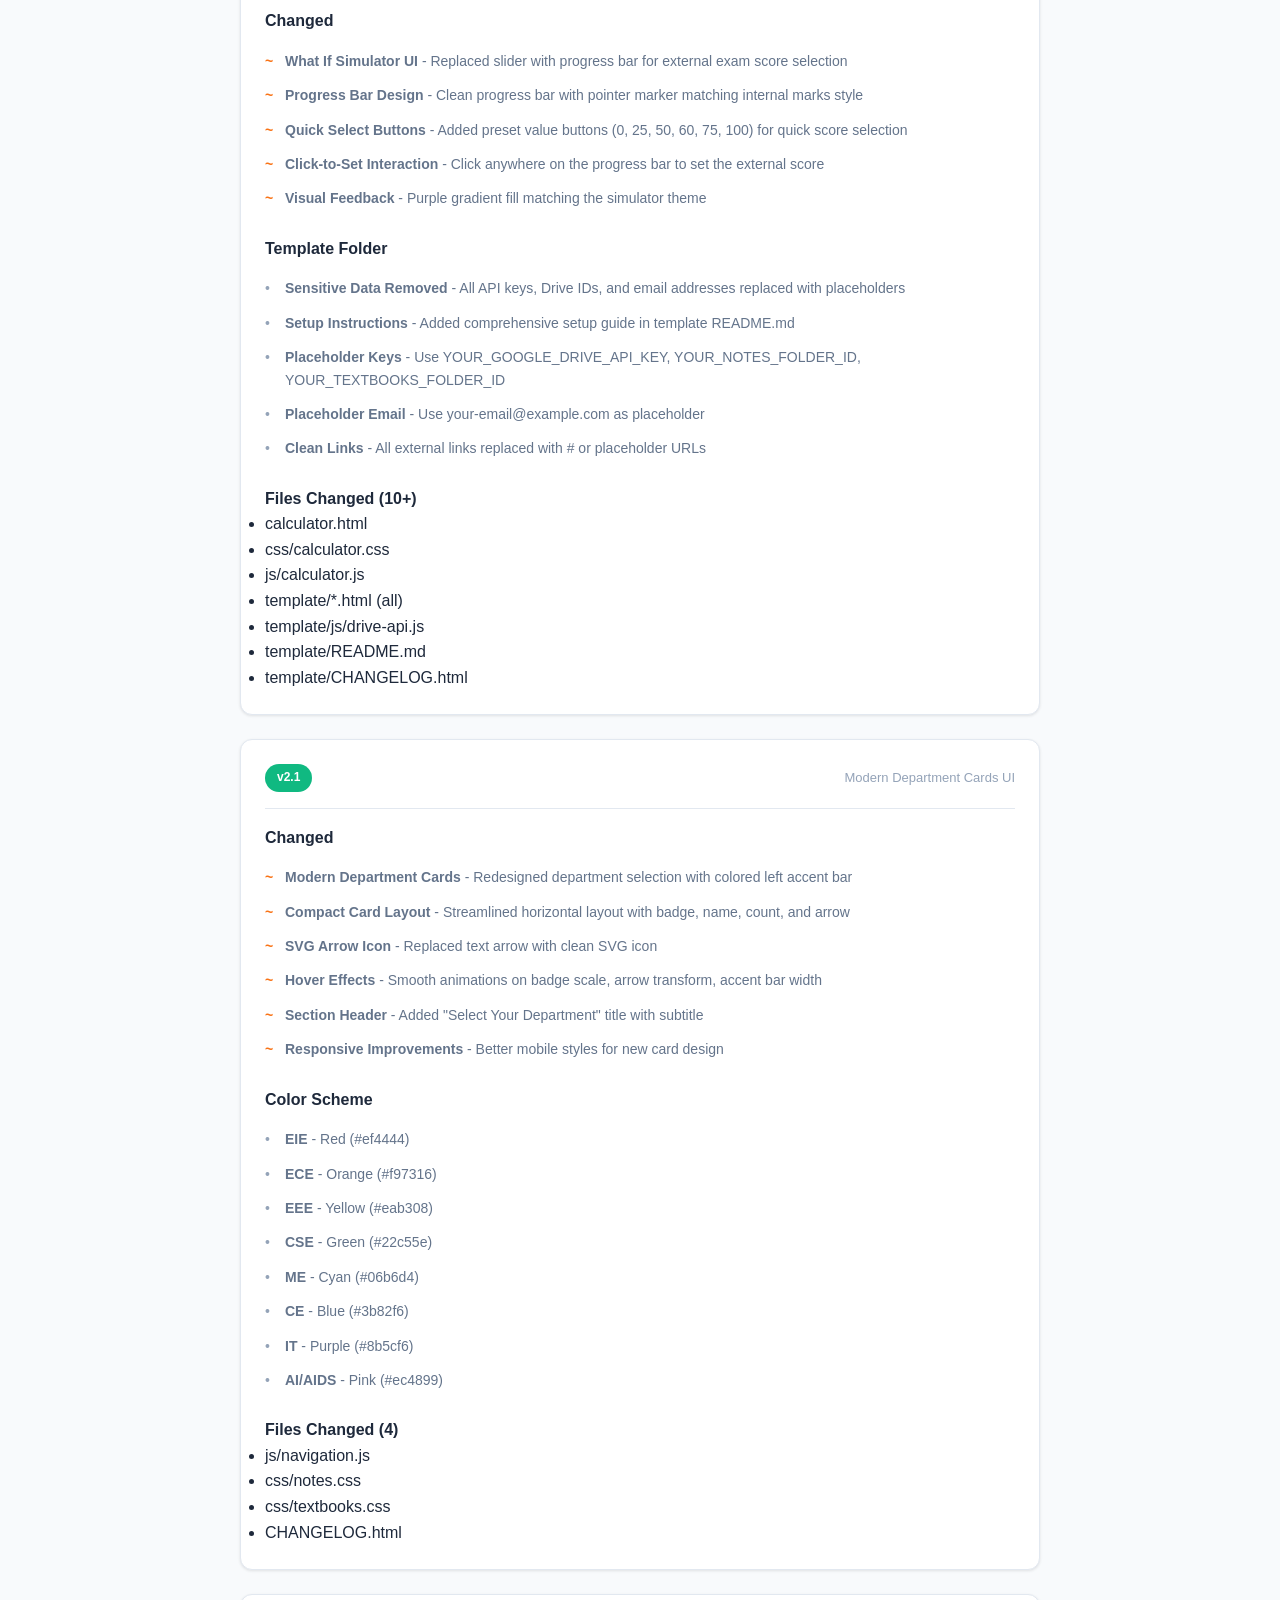
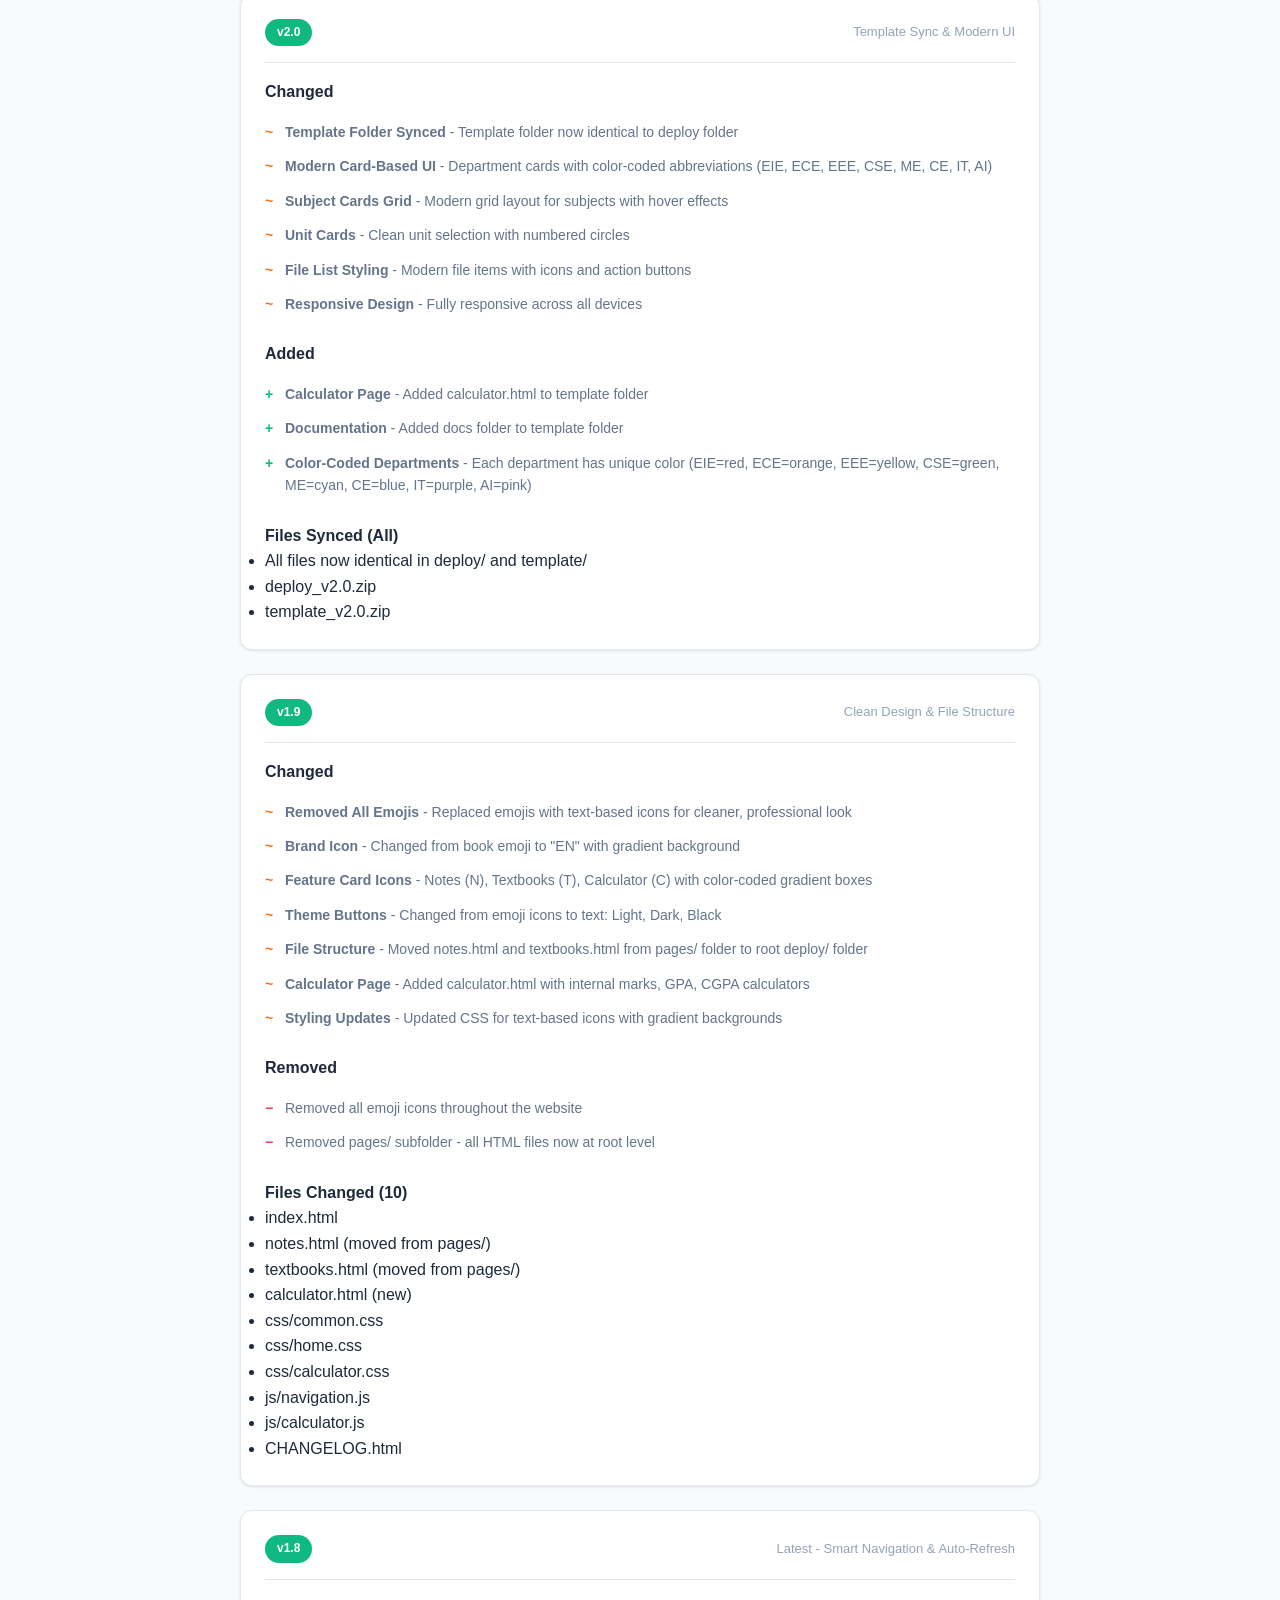
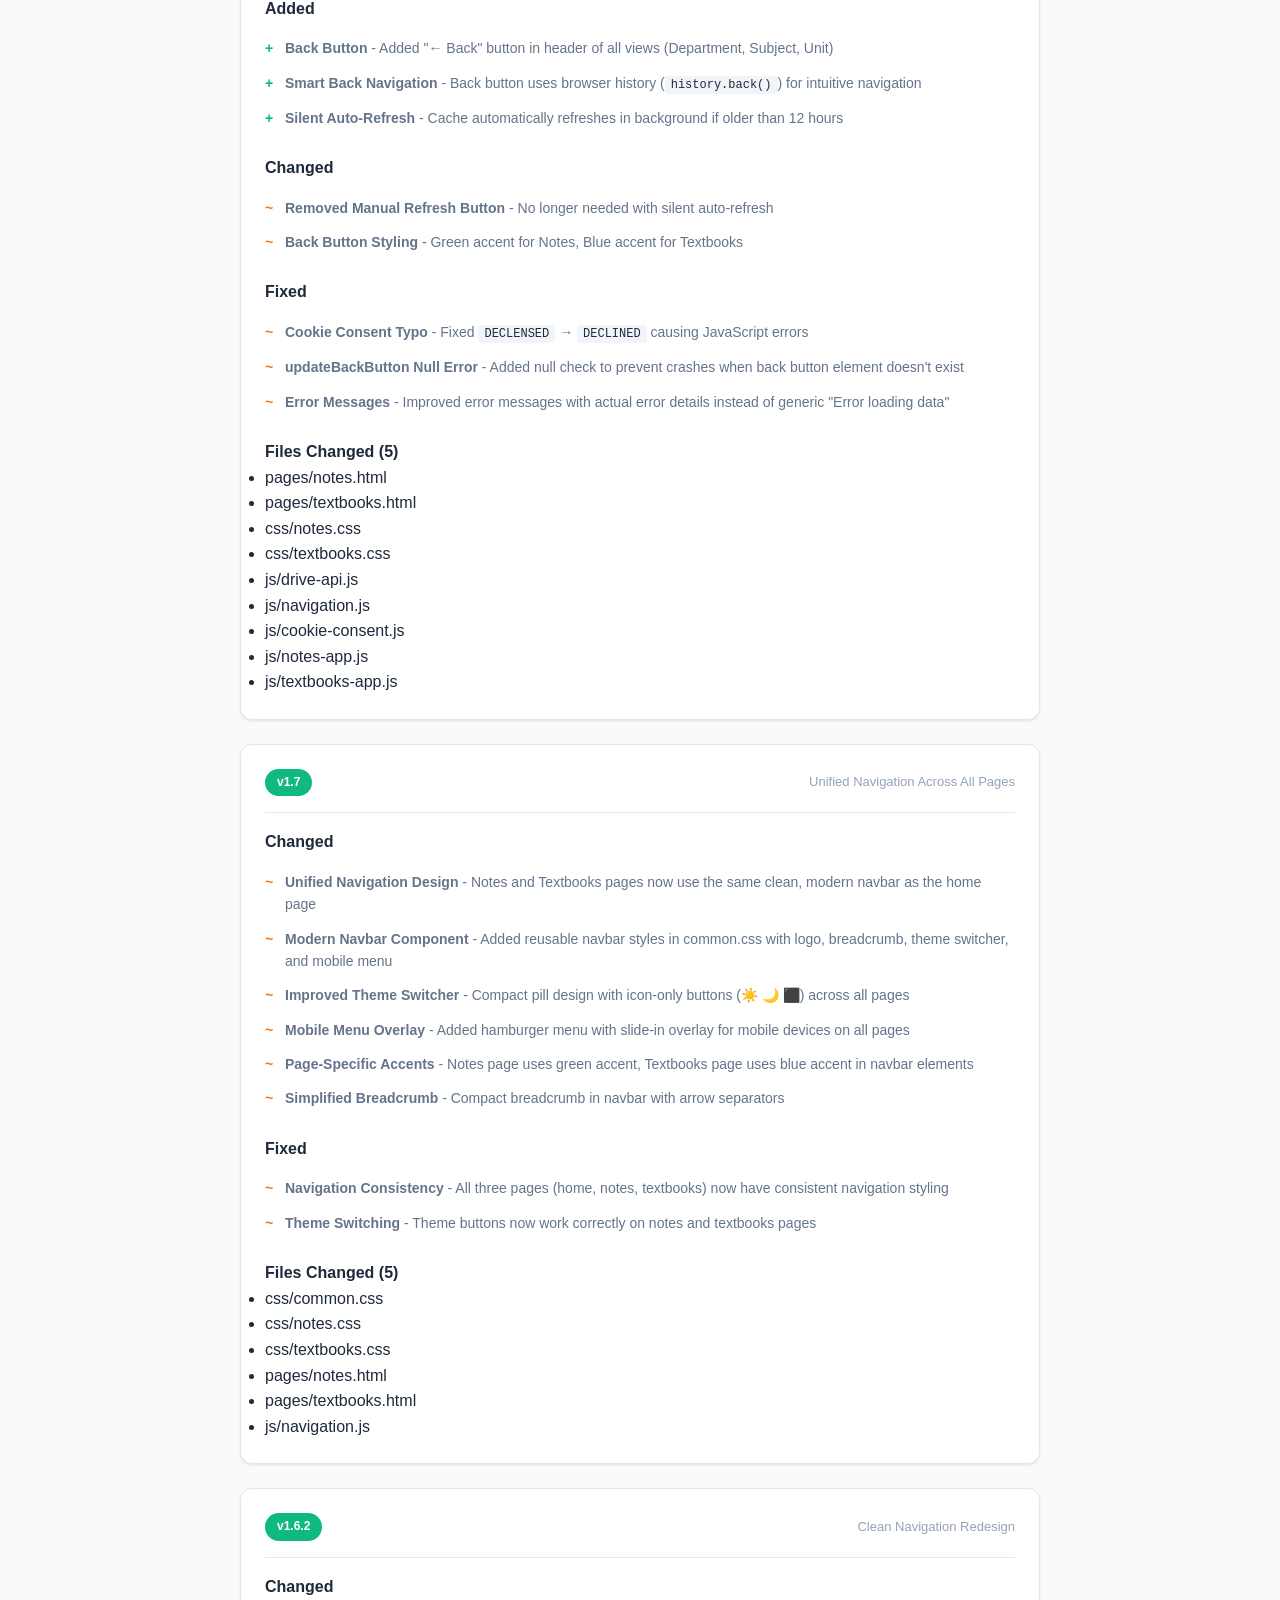
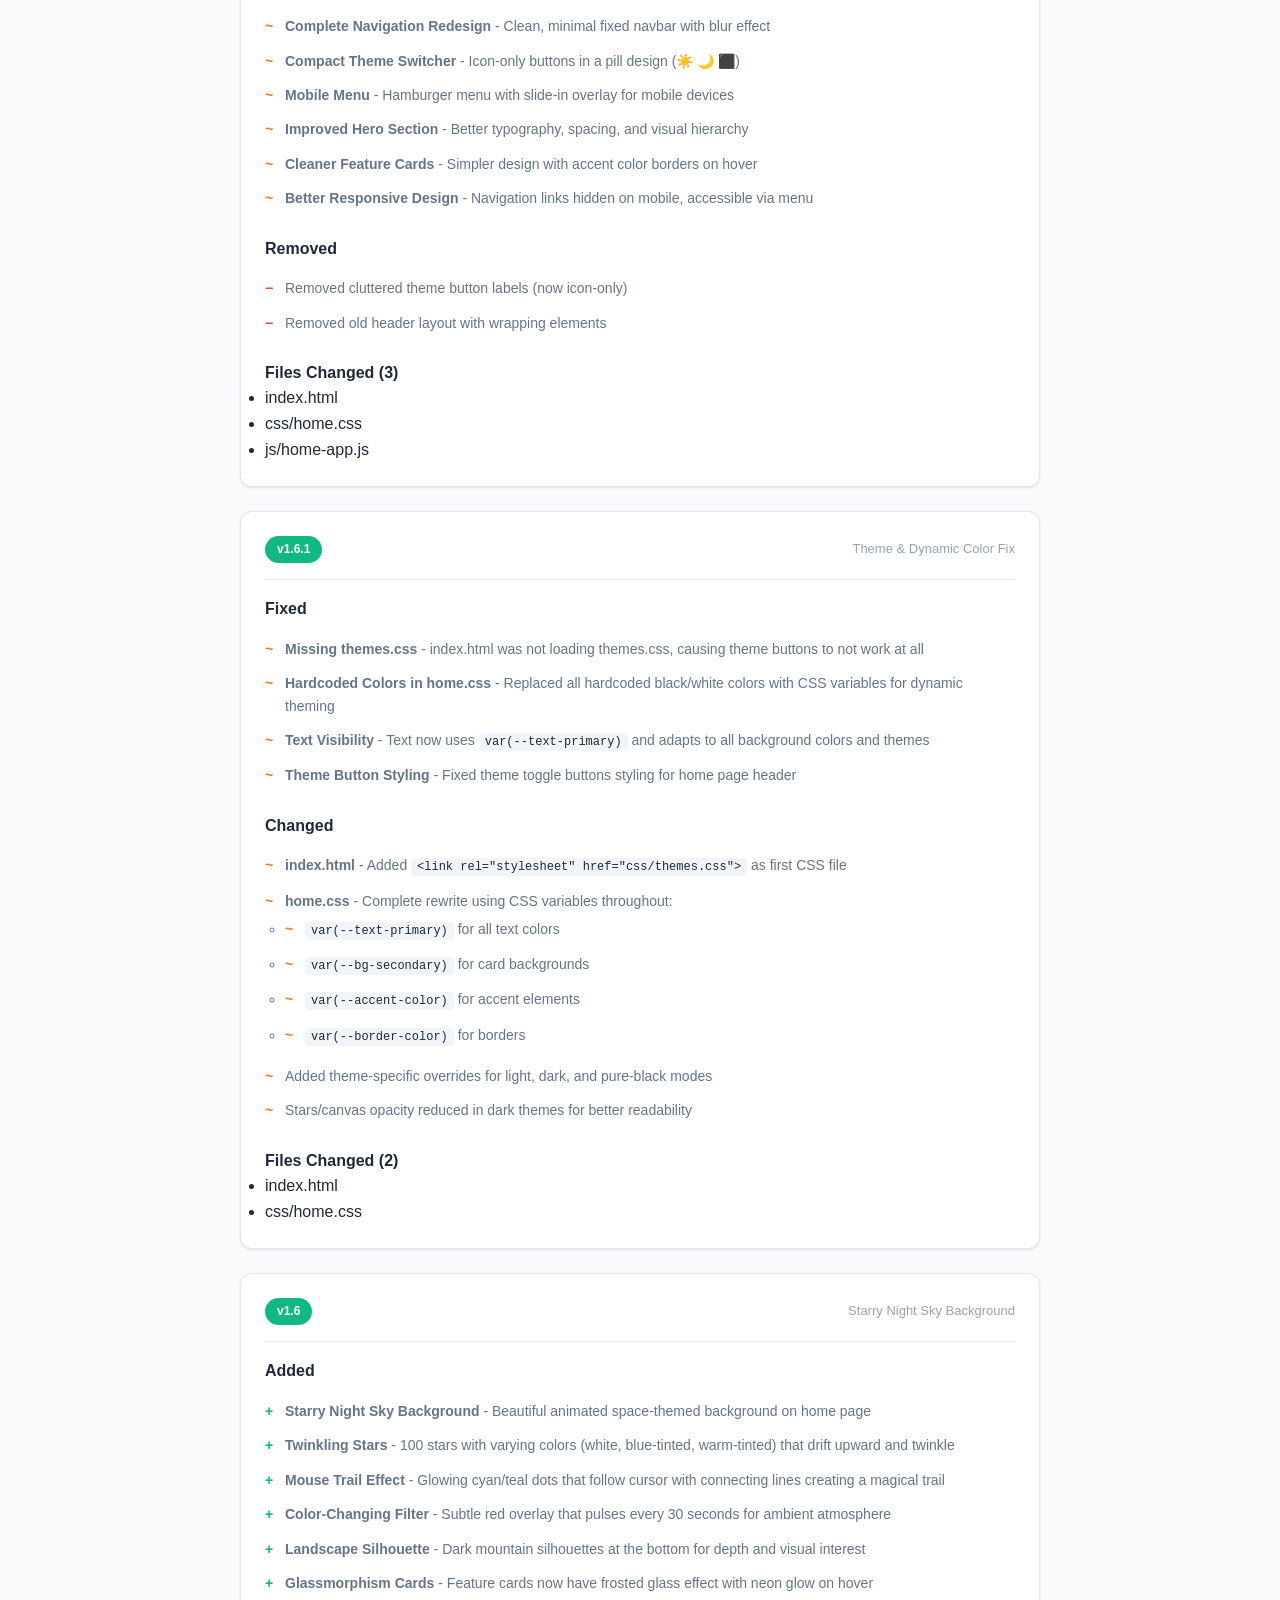
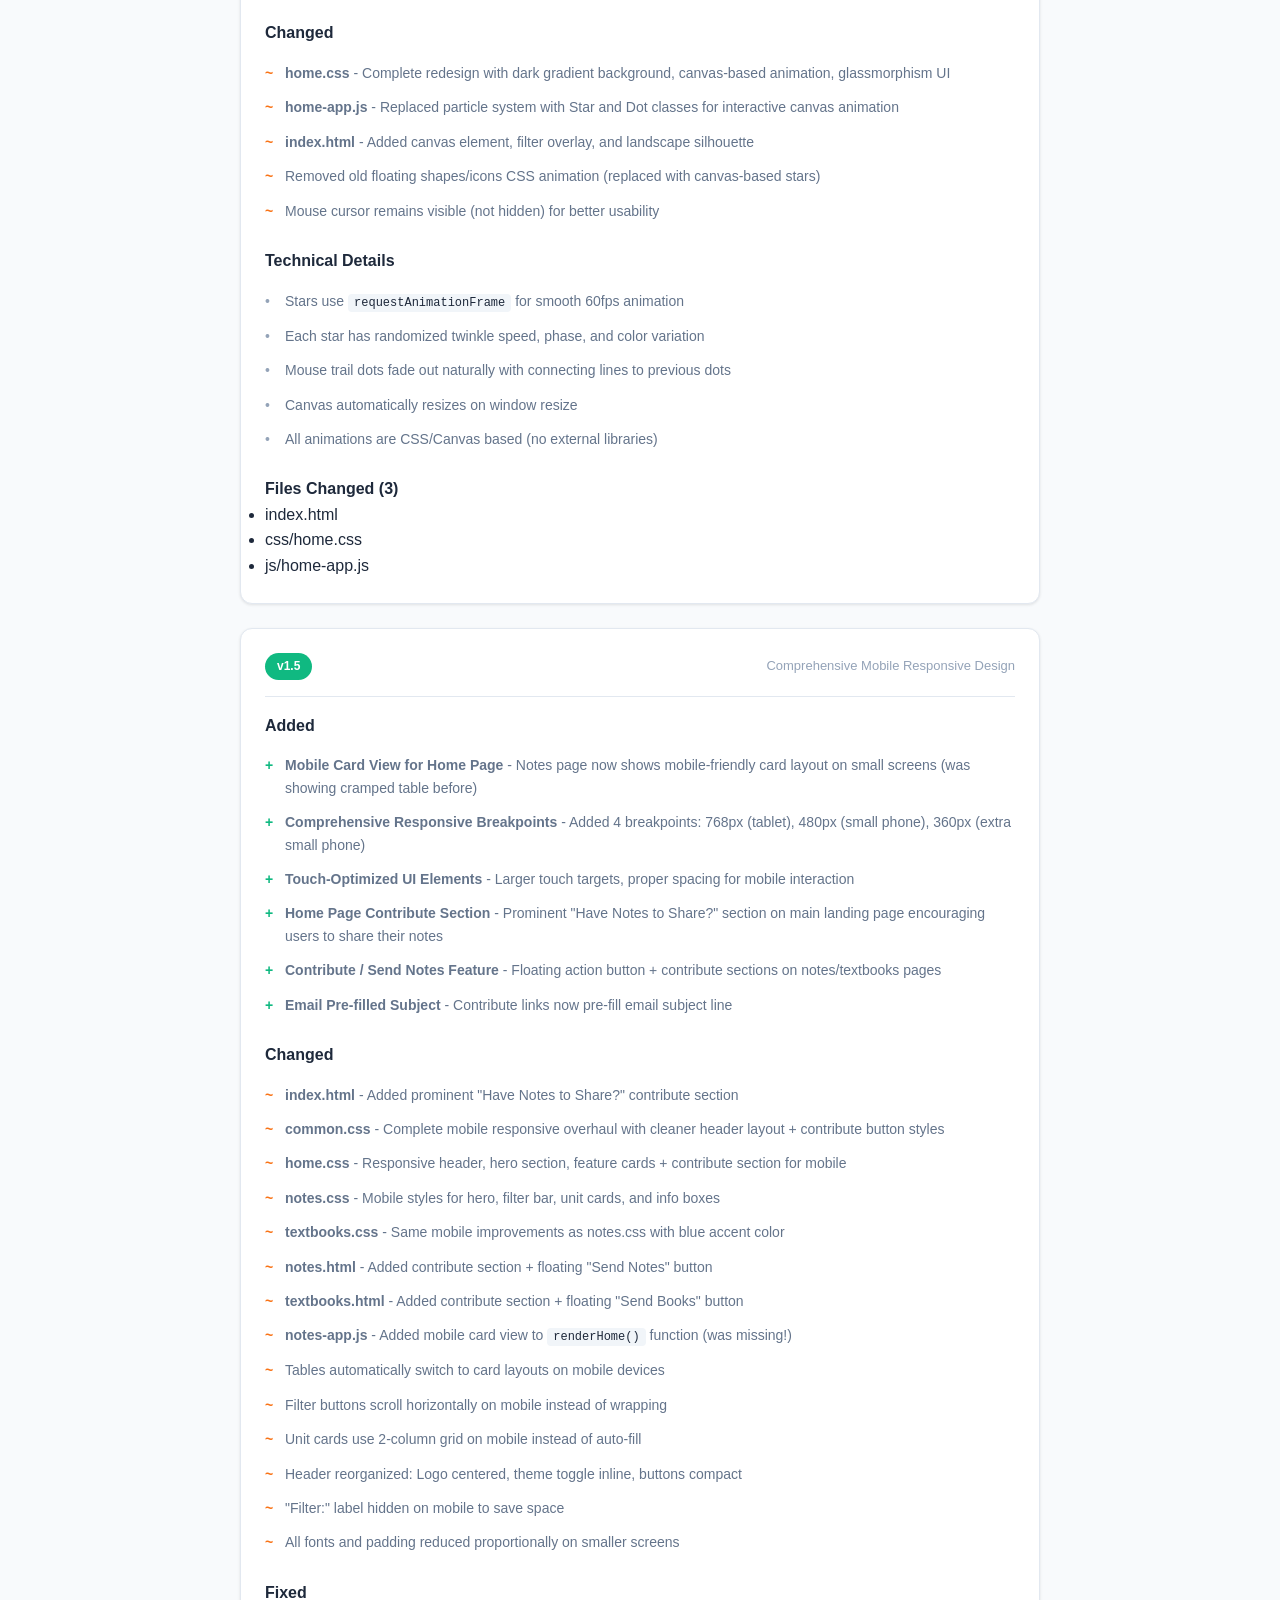
<file: CHANGELOG.html>
<!DOCTYPE html>
<html lang="en">
<head>
  <meta charset="UTF-8">
  <meta name="viewport" content="width=device-width, initial-scale=1.0">
  <title>EngNotes - Changelog</title>
    <link rel="stylesheet" href="css/themes.css">
  <link rel="stylesheet" href="css/base.css">
  <link rel="stylesheet" href="css/layout.css">
  <link rel="stylesheet" href="css/components.css">
  <link rel="stylesheet" href="css/utilities.css">
  <link rel="stylesheet" href="css/cookie-consent.css">
<style>
  * {
    margin: 0;
    padding: 0;
    box-sizing: border-box;
  }
  body {
    font-family: 'Segoe UI', Tahoma, Geneva, Verdana, sans-serif;
    background: var(--bg-primary);
    color: var(--text-primary);
    line-height: 1.6;
    padding: 40px 20px;
  }
  .container {
    max-width: 800px;
    margin: 0 auto;
  }
  h1 {
    font-size: 32px;
    margin-bottom: 8px;
    color: var(--text-primary);
  }
  .subtitle {
    color: var(--text-secondary);
    margin-bottom: 32px;
  }
  .version {
    background: var(--bg-secondary);
    border-radius: 12px;
    padding: 24px;
    margin-bottom: 24px;
    box-shadow: 0 1px 3px var(--card-shadow);
    border: 1px solid var(--border-color);
  }
  .version-header {
    display: flex;
    align-items: center;
    gap: 12px;
    margin-bottom: 16px;
    padding-bottom: 16px;
    border-bottom: 1px solid var(--border-color);
  }
  .version-badge {
    background: #10b981;
    color: #fff;
    padding: 4px 12px;
    border-radius: 20px;
    font-size: 12px;
    font-weight: 600;
  }
  .version-title {
    font-size: 20px;
    font-weight: 600;
    color: var(--text-primary);
  }
  .version-date {
    margin-left: auto;
    color: var(--text-muted);
    font-size: 13px;
  }
  .summary-box {
    background: linear-gradient(180deg, #10b981 0%, #059669 100%);
    color: #fff;
    border-radius: 18px;
    padding: 28px;
    margin-bottom: 32px;
    box-shadow: 0 10px 30px rgba(2,6,23,0.12), inset 0 1px 0 rgba(255,255,255,0.04);
  }
  .summary-box h2 {
    margin-bottom: 8px;
    font-size: 22px;
    font-weight: 700;
  }
  .summary-box p {
    opacity: 0.95;
    margin-bottom: 14px;
  }
  .stats {
    display: grid;
    grid-template-columns: repeat(4, 1fr);
    gap: 16px;
    margin-top: 16px;
  }
  .stat {
    background: rgba(255, 255, 255, 0.12);
    border-radius: 12px;
    padding: 14px 12px;
    text-align: center;
    backdrop-filter: blur(6px);
    border: 1px solid rgba(255,255,255,0.08);
  }
  .stat-value {
    display: block;
    font-size: 32px;
    font-weight: 700;
    margin-bottom: 4px;
    line-height: 1;
  }
  .stat-label {
    font-size: 13px;
    opacity: 0.95;
  }

  @media (max-width: 640px) {
    .stats { grid-template-columns: repeat(2, 1fr); }
  }
  .feature-group {
    margin-bottom: 20px;
  }
  .feature-group h3 {
    font-size: 16px;
    font-weight: 600;
    margin-bottom: 10px;
    color: var(--text-primary);
  }
  .feature-list {
    list-style: none;
    padding-left: 0;
  }
  .feature-list li {
    padding: 6px 0;
    color: var(--text-secondary);
    font-size: 14px;
    padding-left: 20px;
    position: relative;
  }
  .feature-list li::before {
    content: '•';
    position: absolute;
    left: 0;
    color: var(--text-muted);
  }
  .feature-list.added li::before {
    content: '+';
    color: #10b981;
    font-weight: bold;
  }
  .feature-list.changed li::before {
    content: '~';
    color: #f97316;
    font-weight: bold;
  }
  .feature-list.fixed li::before {
    content: '✓';
    color: #10b981;
    font-weight: bold;
  }
  .feature-list.removed li::before {
    content: '−';
    color: #ef4444;
    font-weight: bold;
  }
  .feature-list li code {
    background: var(--bg-tertiary);
    padding: 2px 6px;
    border-radius: 4px;
    font-size: 12px;
    color: var(--text-primary);
  }
  .version a {
    color: var(--accent-color);
    text-decoration: none;
  }
  .version a:hover {
    text-decoration: underline;
  }

/* ============================================================
   HOVER AURA GRADIENT EFFECTS
   ============================================================ */

/* Feature Card Aura Effect */
.feature-card {
  position: relative;
  transition: all 0.3s ease;
  overflow: hidden;
}

.feature-card::before {
  content: '';
  position: absolute;
  inset: -2px;
  border-radius: inherit;
  background: linear-gradient(135deg, var(--card-accent-color, #10b981), transparent 60%);
  opacity: 0;
  transition: opacity 0.3s ease;
  z-index: -1;
  filter: blur(20px);
}

.feature-card:hover::before {
  opacity: 1;
  filter: blur(30px);
}

.feature-card:hover {
  transform: translateY(-8px) scale(1.02);
  box-shadow: 
    0 20px 40px rgba(0, 0, 0, 0.2),
    0 0 60px var(--card-accent-color, rgba(16, 185, 129, 0.4)),
    inset 0 1px 0 rgba(255, 255, 255, 0.1);
}

/* Card-specific accent colors */
.feature-card.green {
  --card-accent-color: #10b981;
}

.feature-card.blue {
  --card-accent-color: #06b6d4;
}

.feature-card.purple {
  --card-accent-color: #a855f7;
}

/* Feature Card Icon Glow on Hover */
.feature-card:hover .feature-card-icon {
  box-shadow: 
    0 0 20px var(--card-accent-color),
    0 0 40px var(--card-accent-color),
    0 0 60px var(--card-accent-color);
  transform: scale(1.1) rotate(5deg);
}

/* Feature Card Tags Glow */
.feature-card:hover .feature-card-tag {
  box-shadow: 0 0 10px var(--card-accent-color);
}

/* Contribute Button Aura */
.contribute-btn {
  position: relative;
  transition: all 0.3s ease;
  overflow: hidden;
}

.contribute-btn::before {
  content: '';
  position: absolute;
  inset: -4px;
  border-radius: inherit;
  background: linear-gradient(135deg, #10b981, #06b6d4, #a855f7);
  opacity: 0;
  transition: opacity 0.3s ease;
  z-index: -1;
  filter: blur(25px);
  animation: gradient-rotate 3s linear infinite;
}

.contribute-btn:hover::before {
  opacity: 1;
  filter: blur(30px);
}

.contribute-btn:hover {
  transform: translateY(-4px) scale(1.05);
  box-shadow: 
    0 15px 30px rgba(16, 185, 129, 0.4),
    0 0 50px rgba(16, 185, 129, 0.3),
    0 0 80px rgba(6, 182, 212, 0.2);
}

/* Gradient rotation animation */
@keyframes gradient-rotate {
  0% {
    filter: blur(25px) hue-rotate(0deg);
  }
  100% {
    filter: blur(25px) hue-rotate(360deg);
  }
}

/* Contribute Section Icon Glow */
.contribute-section-icon {
  position: relative;
  transition: all 0.3s ease;
}

.contribute-section:hover .contribute-section-icon {
  box-shadow: 
    0 0 20px #10b981,
    0 0 40px #10b981,
    0 0 60px #10b981,
    0 0 80px #06b6d4;
  transform: rotate(180deg) scale(1.2);
}

/* Navbar Link Aura */
.navbar-link {
  position: relative;
  transition: all 0.3s ease;
}

.navbar-link::after {
  content: '';
  position: absolute;
  bottom: -5px;
  left: 50%;
  transform: translateX(-50%) scaleX(0);
  width: 100%;
  height: 3px;
  background: linear-gradient(90deg, transparent, #10b981, transparent);
  transition: transform 0.3s ease, opacity 0.3s ease;
  border-radius: 2px;
  opacity: 0;
}

.navbar-link:hover::after {
  transform: translateX(-50%) scaleX(1);
  opacity: 1;
  box-shadow: 0 0 15px #10b981;
}

.navbar-link:hover {
  color: #10b981;
  text-shadow: 0 0 10px rgba(16, 185, 129, 0.5);
}

/* Footer Link Aura */
.footer-link {
  position: relative;
  transition: all 0.3s ease;
}

.footer-link::before {
  content: '';
  position: absolute;
  inset: -4px;
  border-radius: inherit;
  background: linear-gradient(135deg, #10b981, transparent 50%);
  opacity: 0;
  transition: opacity 0.3s ease;
  z-index: -1;
  filter: blur(15px);
}

.footer-link:hover::before {
  opacity: 1;
}

.footer-link:hover {
  text-shadow: 
    0 0 10px #10b981,
    0 0 20px #10b981;
  transform: translateY(-2px);
}

/* Navbar Brand Glow */
.navbar-brand:hover .brand-icon {
  box-shadow: 
    0 0 20px var(--accent-color),
    0 0 40px var(--accent-color);
  transform: scale(1.1);
}

.navbar-brand:hover .brand-text span {
  text-shadow: 0 0 20px var(--accent-color);
}

/* Theme Switcher Buttons Glow */
.theme-switch-btn {
  position: relative;
  transition: all 0.3s ease;
}

.theme-switch-btn::before {
  content: '';
  position: absolute;
  inset: -3px;
  border-radius: inherit;
  background: linear-gradient(135deg, #10b981, transparent 60%);
  opacity: 0;
  transition: opacity 0.3s ease;
  z-index: -1;
  filter: blur(15px);
}

.theme-switch-btn:hover::before {
  opacity: 0.5;
}

.theme-switch-btn:hover {
  box-shadow: 0 0 15px rgba(16, 185, 129, 0.5);
}

/* Mobile Menu Link Aura */
.mobile-menu-link {
  position: relative;
  transition: all 0.3s ease;
}

.mobile-menu-link::after {
  content: '';
  position: absolute;
  bottom: 0;
  left: 0;
  width: 0;
  height: 2px;
  background: linear-gradient(90deg, #10b981, #06b6d4);
  transition: width 0.3s ease;
  border-radius: 2px;
}

.mobile-menu-link:hover::after {
  width: 100%;
  box-shadow: 0 0 10px #10b981;
}

.mobile-menu-link:hover {
  color: #10b981;
  text-shadow: 0 0 15px rgba(16, 185, 129, 0.5);
  padding-left: 30px;
}

/* Cookie Banner Buttons Glow */
.cookie-accept-btn:hover {
  box-shadow: 
    0 0 20px #10b981,
    0 0 40px #10b981,
    0 0 60px rgba(16, 185, 129, 0.4);
  transform: translateY(-2px);
}

.cookie-decline-btn:hover {
  box-shadow: 
    0 0 20px #ef4444,
    0 0 40px #ef4444,
    0 0 60px rgba(239, 68, 68, 0.4);
  transform: translateY(-2px);
}

/* Hero Badge Glow */
.hero-badge {
  position: relative;
  transition: all 0.3s ease;
}

.hero-badge:hover {
  box-shadow: 
    0 0 20px var(--accent-color),
    0 0 40px var(--accent-color);
  transform: scale(1.05);
}

/* Hero Title Highlight Hover Effect */
.hero-title .highlight {
  position: relative;
  display: inline-block;
  transition: all 0.3s ease;
}

.hero-title .highlight::after {
  content: '';
  position: absolute;
  bottom: -5px;
  left: 0;
  width: 100%;
  height: 3px;
  background: linear-gradient(90deg, var(--accent-color), #06b6d4);
  border-radius: 2px;
  box-shadow: 0 0 10px var(--accent-color);
  opacity: 0.7;
}

.hero-title:hover .highlight {
  text-shadow: 
    0 0 10px var(--accent-color),
    0 0 20px var(--accent-color),
    0 0 30px var(--accent-color);
}

  </style>
</head>
<body>

    <!-- Navigation Bar -->
  <nav class="navbar">
    <a href="index.html" class="navbar-brand">
      <span class="brand-icon">EN</span>
      <span class="brand-text">Eng<span>Notes</span></span>
    </a>
    
    <div class="navbar-menu">
      <div class="navbar-breadcrumb">
        <a href="index.html">Home</a>
        <span class="separator">→</span>
        <span>Privacy Policy</span>
      </div>
      
      <div class="theme-switcher">
        <button class="theme-switch-btn active" data-theme="light" onclick="setTheme('light')" title="Light">Light</button>
        <button class="theme-switch-btn" data-theme="dark" onclick="setTheme('dark')" title="Dark">Dark</button>
        <button class="theme-switch-btn" data-theme="pure-black" onclick="setTheme('pure-black')" title="Black">Black</button>
      </div>

      <button class="mobile-menu-toggle" onclick="toggleMobileMenu()">☰</button>
    </div>
  </nav>

  <!-- Mobile Menu -->
  <div class="mobile-menu" id="mobileMenu">
    <button class="mobile-menu-close" onclick="toggleMobileMenu()">✕</button>
    <a href="index.html" class="mobile-menu-link">Home</a>
    <a href="notes.html" class="mobile-menu-link">Class Resources</a>
    <a href="textbooks.html" class="mobile-menu-link">Textbooks</a>
    <a href="calculator.html" class="mobile-menu-link">Calculator</a>
    <div class="theme-switcher">
      <button class="theme-switch-btn active" data-theme="light" onclick="setTheme('light')">Light</button>
      <button class="theme-switch-btn" data-theme="dark" onclick="setTheme('dark')">Dark</button>
      <button class="theme-switch-btn" data-theme="pure-black" onclick="setTheme('pure-black')">Black</button>
    </div>
  </div>


  <div class="container">
    <h1>EngNotes Changelog</h1>
    <p class="subtitle">Track all updates, bug fixes, and improvements</p>

    <!-- Summary -->
    <div class="summary-box">
      <h2>Summary</h2>
      <h4>Latest Version: v3.2.1</h4>
      <p>A complete engineering notes and textbooks website with Google Drive API integration, Cloudflare Pages deployment, Cloudflare Worker for API proxying, and enhanced security features.</p>
      <div class="stats">
        <div class="stat">
          <div class="stat-value">12</div>
          <div class="stat-label">JS Files</div>
        </div>
        <div class="stat">
          <div class="stat-value">11</div>
          <div class="stat-label">CSS Files</div>
        </div>
        <div class="stat">
          <div class="stat-value">7</div>
          <div class="stat-label">HTML Pages</div>
        </div>
        <div class="stat">
          <div class="stat-value">3.2</div>
          <div class="stat-label">Versions</div>
        </div>
      </div>
    </div>

        <!-- Version 3.1.7 -->
    <div class="version">
      <div class="version-header">
        <span class="version-badge">v3.2.1</span>
        <span class="version-date">12-06-2026 - Theme Background Fix</span>
      </div>

      <div class="feature-group">
        <h3>Bug Fixes</h3>
        <ul class="feature-list changed">
          <li><strong>Fixed Theme Background Not Changing</strong> - Fixed CSS selector in <code>home.css</code> from <code>body:not([data-theme="dark"]):not([data-theme="pure-black"])</code> to <code>html:not([data-theme="dark"]):not([data-theme="pure-black"]) body</code> to properly detect theme changes on HTML element</li>
          <li><strong>Added Smooth Transition</strong> - Added <code>transition: background-color 0.3s ease</code> to body background for smooth theme switching</li>
          <li><strong>Fixed Minor Bugs</strong> - Fixed some minor bugs</li>
        </ul>
      </div>
    </div>
    <!-- Version 3.1.6 -->
    <div class="version">
      <div class="version-header">
        <span class="version-badge">v3.2</span>
        <span class="version-date">12-06-2026 - Bug Fixes & UX Improvements</span>
      </div>

      <div class="feature-group">
        <h3>Bug Fixes</h3>
        <ul class="feature-list changed">
          <li><strong>Fixed Cookie Consent Change Button</strong> - Corrected typo in `cookie-consent.js` (<code>DECLENSED</code> → <code>DECLINED</code>) so "Change" button now works for both accepted and declined states</li>
          <li><strong>Fixed Navigation State Management</strong> - Added <code>hideAllViews()</code> call in <code>restoreFromState()</code> to properly hide all views when returning to home</li>
          <li><strong>Fixed Department View Bug</strong> - Resolved issue where subjects appeared below departments when navigating back from department view</li>
        </ul>
      </div>

      <div class="feature-group">
        <h3>UX Improvements</h3>
        <ul class="feature-list added">
          <li><strong>Hover Aura Gradient Effects</strong> - Added beautiful glow effects on interactive elements:
            <ul>
              <li>Multi-layered glowing auras on feature cards (color-coded: green, blue, purple)</li>
              <li>Animated rotating gradient halos on contribute and interactive buttons</li>
              <li>Smooth underlines with glow effects on navigation links</li>
              <li>Pulsing background glow on footer links and interactive elements</li>
              <li>Icon glow effects with subtle rotations on hover</li>
              <li>Mobile menu links with gradient slide effects</li>
            </ul>
          </li>
        </ul>
      </div>

      <div class="feature-group">
        <h3>Documentation</h3>
        <ul class="feature-list added">
          <li><strong>Updated README.md</strong> - Added v3.1.6 version history and hover effects documentation</li>
          <li><strong>Updated Privacy Policy</strong> - Added details about rate limiting, bot detection, CSP headers, and other security features</li>
        </ul>
      </div>

      <div class="feature-group">
        <h3>Performance</h3>
        <ul class="feature-list changed">
          <li><strong>Improved Browser Back Button</strong> - Better state management when using browser back navigation</li>
          <li><strong>Smooth Transitions</strong> - Added 0.3s ease transitions to all hover effects for consistent animation</li>
        </ul>
      </div>
    </div>


    <!-- Version 3.1.5 -->
    <div class="version">
      <div class="version-header">
        <span class="version-badge">v3.1.5</span>
        <span class="version-date">12-06-2026 - Folder Ordering Fix</span>
      </div>

      <div class="feature-group">
        <h3>Bug Fixes</h3>
        <ul class="feature-list changed">
          <li><strong>Fixed Folder Ordering</strong> - Folders now display in correct alphabetical order (SEM-1, SEM-2, SEM-3, etc.)</li>
          <li><strong>Fixed File Ordering</strong> - Files now sorted alphabetically within folders</li>
          <li><strong>Added orderBy Parameter</strong> - Added <code>orderBy</code> parameter support to Cloudflare Worker</li>
          <li><strong>Default Sorting</strong> - Added default <code>orderBy='name'</code> in worker when client doesn't specify</li>
        </ul>
      </div>

      <div class="feature-group">
        <h3>Important Note</h3>
        <p style="color: #64748b; font-size: 14px;">After deploying this version, users must clear their browser cache for the fix to take effect. Users can click <strong>Cookie Preferences</strong> in footer, then <strong>Clear All Data</strong>, and refresh the page.</p>
      </div>
    </div>

    <!-- Version 3.1.4 -->
    <div class="version">
      <div class="version-header">
        <span class="version-badge">v3.1.4</span>
        <span class="version-date">12-06-2026 - Environment Variable Debug</span>
      </div>

      <div class="feature-group">
        <h3>Bug Fixes</h3>
        <ul class="feature-list changed">
          <li><strong>Efficient API Key Access</strong> - Worker now uses cached <code>apiKey</code> variable instead of accessing <code>env.GOOGLE_DRIVE_API_KEY</code> multiple times</li>
          <li><strong>Debug Logging</strong> - Added comprehensive debug logging when API key is not found</li>
          <li><strong>Improved Error Messages</strong> - Better error messages for easier debugging of environment variable issues</li>
        </ul>
      </div>

      <div class="feature-group">
        <h3>Added</h3>
        <ul class="feature-list added">
          <li><strong>Console Logging</strong> - Console logging of environment variable keys when API key is missing</li>
          <li><strong>Environment Object Logging</strong> - Console logging of environment object structure in Cloudflare logs</li>
          <li><strong>Documentation</strong> - Added <code>ENV_VARIABLE_TROUBLESHOOTING.md</code>, <code>CLOUDFLARE_PAGES_SETUP.md</code>, and <code>QUICK_FIX_ENV_VAR.md</code></li>
        </ul>
      </div>
    </div>

    <!-- Version 3.1.3 -->
    <div class="version">
      <div class="version-header">
        <span class="version-badge">v3.1.3</span>
        <span class="version-date">12-06-2026 - Query Parameter Fix</span>
      </div>

      <div class="feature-group">
        <h3>Bug Fixes</h3>
        <ul class="feature-list changed">
          <li><strong>Worker Query Handling</strong> - Fixed worker ignoring custom query (<code>q</code>) parameters from client-side requests</li>
          <li><strong>Client-Side Filtering</strong> - Fixed client-side folder/file filtering not working through API proxy</li>
          <li><strong>Query Logic</strong> - Worker now uses client <code>q</code> param if provided, falls back to default query</li>
        </ul>
      </div>

      <div class="feature-group">
        <h3>Added</h3>
        <ul class="feature-list added">
          <li><strong>API Key Validation</strong> - Added API key validation in Cloudflare Worker</li>
          <li><strong>Clear Error Messages</strong> - Added clear error message when <code>GOOGLE_DRIVE_API_KEY</code> is not configured</li>
          <li><strong>Documentation</strong> - Added <code>API_KEY_DEBUG.md</code> with diagnostic guide and troubleshooting tips</li>
        </ul>
      </div>
    </div>

    <!-- Version 3.1.2 -->
    <div class="version">
      <div class="version-header">
        <span class="version-badge">v3.1.2</span>
        <span class="version-date">12-06-2026 - Security & UI Fixes</span>
      </div>

      <div class="feature-group">
        <h3>Security Fixes</h3>
        <ul class="feature-list changed">
          <li><strong>Removed API Key</strong> - Removed hardcoded Google Drive API key from client-side code</li>
          <li><strong>Removed API Key Property</strong> - Removed <code>GOOGLE_DRIVE_API_KEY</code> property from config.js</li>
          <li><strong>Updated Validation</strong> - Removed <code>hasApiKey</code> check from config validation</li>
          <li><strong>Cloudflare Secrets</strong> - Worker now only uses <code>env.GOOGLE_DRIVE_API_KEY</code> (Cloudflare Secret)</li>
        </ul>
      </div>

      <div class="feature-group">
        <h3>UI Fixes</h3>
        <ul class="feature-list changed">
          <li><strong>Theme Switcher</strong> - Fixed theme switcher buttons now showing active state correctly</li>
          <li><strong>JavaScript Class Mismatch</strong> - Fixed JavaScript class mismatch (<code>.theme-btn</code> → <code>.theme-switch-btn</code>)</li>
          <li><strong>Missing Styles</strong> - Fixed missing footer, home button, and department button styles</li>
          <li><strong>Layout Styles</strong> - Added missing layout styles (footer, .home-btn, .dept-btn, .dept-links)</li>
        </ul>
      </div>

      <div class="feature-group">
        <h3>Bug Fixes</h3>
        <ul class="feature-list changed">
          <li><strong>Google API 403 Error</strong> - Fixed Google Drive API 403 error by adding Referer header to Cloudflare Worker</li>
          <li><strong>Referer Header</strong> - Updated <code>_worker.js</code> to send Referer header for Google API compatibility</li>
          <li><strong>Config Validation</strong> - Updated <code>isConfigured()</code> function to only check folder IDs</li>
        </ul>
      </div>
    </div>

    <!-- Version 3.1.1 -->
    <div class="version">
      <div class="version-header">
        <span class="version-badge">v3.1.1</span>
        <span class="version-date">12-06-2026 - Code Quality Improvements</span>
      </div>

      <div class="feature-group">
        <h3>Code Quality</h3>
        <ul class="feature-list changed">
          <li><strong>Logger Cleanup</strong> - Cleaned up logger implementation and removed unused code</li>
          <li><strong>Error Handling</strong> - Improved error handling throughout the application</li>
          <li><strong>CSS Consistency</strong> - Updated CSS class names for consistency</li>
        </ul>
      </div>

      <div class="feature-group">
        <h3>Documentation</h3>
        <ul class="feature-list added">
          <li><strong>Updated README</strong> - Updated README with current features</li>
          <li><strong>Code Comments</strong> - Added code comments for better maintainability</li>
        </ul>
      </div>
    </div>

    <!-- Version 3.1.0 -->
    <div class="version">
      <div class="version-header">
        <span class="version-badge">v3.1.0</span>
        <span class="version-date">12-06-2026 - Security & Privacy Features</span>
      </div>

      <div class="feature-group">
        <h3>New Features</h3>
        <ul class="feature-list added">
          <li><strong>Cookie Consent System</strong> - Added cookie consent system</li>
          <li><strong>Local Storage Caching</strong> - Added local storage caching with user consent</li>
          <li><strong>CSP Headers</strong> - Added Content Security Policy headers</li>
          <li><strong>Rate Limiting</strong> - Added rate limiting protection</li>
          <li><strong>Bot Detection</strong> - Added bot detection</li>
          <li><strong>Ad-Block Detection</strong> - Added ad-block detection</li>
        </ul>
      </div>

      <div class="feature-group">
        <h3>Improvements</h3>
        <ul class="feature-list changed">
          <li><strong>Performance</strong> - Improved performance with caching</li>
          <li><strong>Security</strong> - Enhanced security with CSP headers</li>
          <li><strong>User Experience</strong> - Better user experience with cookie preferences</li>
        </ul>
      </div>
    </div>

    <!-- Version 3.0 -->
    <div class="version">
      <div class="version-header">
        <span class="version-badge">v3.0</span>
        <span class="version-date">12-06-2026 - Major Release</span>
      </div>

      <div class="feature-group">
        <h3>New Features</h3>
        <ul class="feature-list added">
          <li><strong>Notes Viewer</strong> - Notes viewer with Google Drive integration</li>
          <li><strong>Textbooks Viewer</strong> - Textbooks viewer with Google Drive integration</li>
          <li><strong>Subject Organization</strong> - Subject/semester organization</li>
          <li><strong>PDF Viewer</strong> - PDF viewer support</li>
          <li><strong>Responsive Design</strong> - Responsive design for all devices</li>
          <li><strong>Theme Support</strong> - Dark/Light theme support</li>
          <li><strong>Calculator Tool</strong> - Calculator tool</li>
          <li><strong>Privacy Policy</strong> - Privacy policy page</li>
        </ul>
      </div>

      <div class="feature-group">
        <h3>Infrastructure</h3>
        <ul class="feature-list added">
          <li><strong>Cloudflare Pages</strong> - Cloudflare Pages deployment</li>
          <li><strong>Cloudflare Worker</strong> - Cloudflare Worker for API proxy</li>
          <li><strong>Google Drive API</strong> - Google Drive API integration</li>
          <li><strong>Local Storage Caching</strong> - Client-side caching with localStorage</li>
        </ul>
      </div>
    </div>


    <!-- Version 2.7 -->
    <div class="version">
      <div class="version-header">
        <span class="version-badge">v2.7</span>
        <span class="version-date">Improved Config & Error Handling</span>
      </div>

      <div class="feature-group">
        <h3>Changed</h3>
        <ul class="feature-list changed">
          <li><strong>Improved config.js</strong> - Better error handling with HTML response detection</li>
          <li><strong>Error Banner</strong> - Clear visual error when config fails to load</li>
          <li><strong>API Function</strong> - Added CORS OPTIONS handler</li>
        </ul>
      </div>

      <div class="file-list">
        <h4>Files Changed (2)</h4>
        <ul>
          <li>functions/api/config.js</li>
          <li>js/config.js</li>
        </ul>
      </div>
    </div>

    <!-- Version 2.6 -->
    <div class="version">
      <div class="version-header">
        <span class="version-badge">v2.6</span>
        <span class="version-date">Secure Environment Variables via API</span>
      </div>

      <div class="feature-group">
        <h3>Added</h3>
        <ul class="feature-list added">
          <li><strong>/api/config Endpoint</strong> - Cloudflare Pages Function that returns env vars securely</li>
          <li><strong>Runtime Config Loading</strong> - Frontend fetches config from API endpoint</li>
          <li><strong>Config Ready Promise</strong> - CONFIG.ready() for async initialization</li>
        </ul>
      </div>

      <div class="feature-group">
        <h3>Changed</h3>
        <ul class="feature-list changed">
          <li><strong>config.js Refactored</strong> - Fetches from /api/config instead of hardcoded values</li>
          <li><strong>Removed _worker.js</strong> - Using Pages Functions instead (fixes Error 1019)</li>
          <li><strong>Improved Security</strong> - API keys stored in Cloudflare Environment Variables</li>
        </ul>
      </div>

      <div class="feature-group">
        <h3>Fixed</h3>
        <ul class="feature-list changed">
          <li><strong>Cloudflare Error 1019</strong> - Switched to Pages Functions approach</li>
        </ul>
      </div>

      <div class="file-list">
        <h4>Files Changed (4)</h4>
        <ul>
          <li>functions/api/config.js (new)</li>
          <li>js/config.js (updated)</li>
          <li>_worker.js (removed)</li>
          <li>CHANGELOG.html</li>
        </ul>
      </div>
    </div>

    <!-- Version 2.5 -->
    <div class="version">
      <div class="version-header">
        <span class="version-badge">v2.5</span>
        <span class="version-date">Privacy Policy Page</span>
      </div>
      
      <div class="feature-group">
        <h3>Added</h3>
        <ul class="feature-list added">
          <li><strong>Privacy Policy Page</strong> - Comprehensive privacy policy page (privacy.html)</li>
          <li><strong>Privacy-Focused Design</strong> - Documents that no personal data is collected</li>
          <li><strong>Cookie Policy Details</strong> - Explains local storage usage and cookie consent</li>
          <li><strong>Google Drive API Disclosure</strong> - Transparent about API usage</li>
        </ul>
      </div>
      
      <div class="feature-group">
        <h3>Changed</h3>
        <ul class="feature-list changed">
          <li><strong>Footer Links</strong> - Added Privacy Policy link to all page footers</li>
          <li><strong>Cookie Banner</strong> - Updated "Learn more" link to point to privacy.html</li>
        </ul>
      </div>
      
      <div class="file-list">
        <h4>Files Changed (6)</h4>
        <ul>
          <li>privacy.html (new)</li>
          <li>index.html</li>
          <li>notes.html</li>
          <li>textbooks.html</li>
          <li>calculator.html</li>
          <li>CHANGELOG.html</li>
        </ul>
      </div>
    </div>

    <!-- Version 2.4 -->
    <div class="version">
      <div class="version-header">
        <span class="version-badge">v2.4</span>
        <span class="version-date">Environment Variables Support</span>
      </div>
      
      <div class="feature-group">
        <h3>Added</h3>
        <ul class="feature-list added">
          <li><strong>config.js</strong> - Centralized configuration file with environment variable support</li>
          <li><strong>_worker.js</strong> - Cloudflare Worker for secure env injection at runtime</li>
          <li><strong>wrangler.toml</strong> - Cloudflare Pages configuration file</li>
          <li><strong>.env / .env.example</strong> - Environment variables files</li>
        </ul>
      </div>
      
      <div class="feature-group">
        <h3>Changed</h3>
        <ul class="feature-list changed">
          <li><strong>Environment Variables</strong> - API keys and folder IDs now configurable via env vars</li>
          <li><strong>Cloudflare Integration</strong> - Full support for Cloudflare Variables and Secrets</li>
          <li><strong>drive-api.js</strong> - Updated to read from window.CONFIG object</li>
          <li><strong>All HTML Files</strong> - Updated to load config.js before other scripts</li>
        </ul>
      </div>
      
      <div class="file-list">
        <h4>Files Changed (8)</h4>
        <ul>
          <li>js/config.js (new)</li>
          <li>js/drive-api.js</li>
          <li>_worker.js (new)</li>
          <li>wrangler.toml (new)</li>
          <li>.env (new)</li>
          <li>.env.example (new)</li>
          <li>notes.html</li>
          <li>textbooks.html</li>
        </ul>
      </div>
    </div>

    <!-- Version 2.2 -->
    <div class="version">
      <div class="version-header">
        <span class="version-badge">v2.2</span>
        <span class="version-date">Calculator Progress Bar UI & Template Cleanup</span>
      </div>
      
      <div class="feature-group">
        <h3>Changed</h3>
        <ul class="feature-list changed">
          <li><strong>What If Simulator UI</strong> - Replaced slider with progress bar for external exam score selection</li>
          <li><strong>Progress Bar Design</strong> - Clean progress bar with pointer marker matching internal marks style</li>
          <li><strong>Quick Select Buttons</strong> - Added preset value buttons (0, 25, 50, 60, 75, 100) for quick score selection</li>
          <li><strong>Click-to-Set Interaction</strong> - Click anywhere on the progress bar to set the external score</li>
          <li><strong>Visual Feedback</strong> - Purple gradient fill matching the simulator theme</li>
        </ul>
      </div>
      
      <div class="feature-group">
        <h3>Template Folder</h3>
        <ul class="feature-list">
          <li><strong>Sensitive Data Removed</strong> - All API keys, Drive IDs, and email addresses replaced with placeholders</li>
          <li><strong>Setup Instructions</strong> - Added comprehensive setup guide in template README.md</li>
          <li><strong>Placeholder Keys</strong> - Use YOUR_GOOGLE_DRIVE_API_KEY, YOUR_NOTES_FOLDER_ID, YOUR_TEXTBOOKS_FOLDER_ID</li>
          <li><strong>Placeholder Email</strong> - Use your-email@example.com as placeholder</li>
          <li><strong>Clean Links</strong> - All external links replaced with # or placeholder URLs</li>
        </ul>
      </div>
      
      <div class="file-list">
        <h4>Files Changed (10+)</h4>
        <ul>
          <li>calculator.html</li>
          <li>css/calculator.css</li>
          <li>js/calculator.js</li>
          <li>template/*.html (all)</li>
          <li>template/js/drive-api.js</li>
          <li>template/README.md</li>
          <li>template/CHANGELOG.html</li>
        </ul>
      </div>
    </div>

    <!-- Version 2.1 -->
    <div class="version">
      <div class="version-header">
        <span class="version-badge">v2.1</span>
        <span class="version-date">Modern Department Cards UI</span>
      </div>
      
      <div class="feature-group">
        <h3>Changed</h3>
        <ul class="feature-list changed">
          <li><strong>Modern Department Cards</strong> - Redesigned department selection with colored left accent bar</li>
          <li><strong>Compact Card Layout</strong> - Streamlined horizontal layout with badge, name, count, and arrow</li>
          <li><strong>SVG Arrow Icon</strong> - Replaced text arrow with clean SVG icon</li>
          <li><strong>Hover Effects</strong> - Smooth animations on badge scale, arrow transform, accent bar width</li>
          <li><strong>Section Header</strong> - Added "Select Your Department" title with subtitle</li>
          <li><strong>Responsive Improvements</strong> - Better mobile styles for new card design</li>
        </ul>
      </div>
      
      <div class="feature-group">
        <h3>Color Scheme</h3>
        <ul class="feature-list">
          <li><strong>EIE</strong> - Red (#ef4444)</li>
          <li><strong>ECE</strong> - Orange (#f97316)</li>
          <li><strong>EEE</strong> - Yellow (#eab308)</li>
          <li><strong>CSE</strong> - Green (#22c55e)</li>
          <li><strong>ME</strong> - Cyan (#06b6d4)</li>
          <li><strong>CE</strong> - Blue (#3b82f6)</li>
          <li><strong>IT</strong> - Purple (#8b5cf6)</li>
          <li><strong>AI/AIDS</strong> - Pink (#ec4899)</li>
        </ul>
      </div>
      
      <div class="file-list">
        <h4>Files Changed (4)</h4>
        <ul>
          <li>js/navigation.js</li>
          <li>css/notes.css</li>
          <li>css/textbooks.css</li>
          <li>CHANGELOG.html</li>
        </ul>
      </div>
    </div>

    <!-- Version 2.0 -->
    <div class="version">
      <div class="version-header">
        <span class="version-badge">v2.0</span>
        <span class="version-date">Template Sync & Modern UI</span>
      </div>
      
      <div class="feature-group">
        <h3>Changed</h3>
        <ul class="feature-list changed">
          <li><strong>Template Folder Synced</strong> - Template folder now identical to deploy folder</li>
          <li><strong>Modern Card-Based UI</strong> - Department cards with color-coded abbreviations (EIE, ECE, EEE, CSE, ME, CE, IT, AI)</li>
          <li><strong>Subject Cards Grid</strong> - Modern grid layout for subjects with hover effects</li>
          <li><strong>Unit Cards</strong> - Clean unit selection with numbered circles</li>
          <li><strong>File List Styling</strong> - Modern file items with icons and action buttons</li>
          <li><strong>Responsive Design</strong> - Fully responsive across all devices</li>
        </ul>
      </div>
      
      <div class="feature-group">
        <h3>Added</h3>
        <ul class="feature-list added">
          <li><strong>Calculator Page</strong> - Added calculator.html to template folder</li>
          <li><strong>Documentation</strong> - Added docs folder to template folder</li>
          <li><strong>Color-Coded Departments</strong> - Each department has unique color (EIE=red, ECE=orange, EEE=yellow, CSE=green, ME=cyan, CE=blue, IT=purple, AI=pink)</li>
        </ul>
      </div>
      
      <div class="file-list">
        <h4>Files Synced (All)</h4>
        <ul>
          <li>All files now identical in deploy/ and template/</li>
          <li>deploy_v2.0.zip</li>
          <li>template_v2.0.zip</li>
        </ul>
      </div>
    </div>

    <!-- Version 1.9 -->
    <div class="version">
      <div class="version-header">
        <span class="version-badge">v1.9</span>
        <span class="version-date">Clean Design & File Structure</span>
      </div>
      
      <div class="feature-group">
        <h3>Changed</h3>
        <ul class="feature-list changed">
          <li><strong>Removed All Emojis</strong> - Replaced emojis with text-based icons for cleaner, professional look</li>
          <li><strong>Brand Icon</strong> - Changed from book emoji to "EN" with gradient background</li>
          <li><strong>Feature Card Icons</strong> - Notes (N), Textbooks (T), Calculator (C) with color-coded gradient boxes</li>
          <li><strong>Theme Buttons</strong> - Changed from emoji icons to text: Light, Dark, Black</li>
          <li><strong>File Structure</strong> - Moved notes.html and textbooks.html from pages/ folder to root deploy/ folder</li>
          <li><strong>Calculator Page</strong> - Added calculator.html with internal marks, GPA, CGPA calculators</li>
          <li><strong>Styling Updates</strong> - Updated CSS for text-based icons with gradient backgrounds</li>
        </ul>
      </div>
      
      <div class="feature-group">
        <h3>Removed</h3>
        <ul class="feature-list removed">
          <li>Removed all emoji icons throughout the website</li>
          <li>Removed pages/ subfolder - all HTML files now at root level</li>
        </ul>
      </div>
      
      <div class="file-list">
        <h4>Files Changed (10)</h4>
        <ul>
          <li>index.html</li>
          <li>notes.html (moved from pages/)</li>
          <li>textbooks.html (moved from pages/)</li>
          <li>calculator.html (new)</li>
          <li>css/common.css</li>
          <li>css/home.css</li>
          <li>css/calculator.css</li>
          <li>js/navigation.js</li>
          <li>js/calculator.js</li>
          <li>CHANGELOG.html</li>
        </ul>
      </div>
    </div>

    <!-- Version 1.8 -->
    <div class="version">
      <div class="version-header">
        <span class="version-badge">v1.8</span>
        <span class="version-date">Latest - Smart Navigation & Auto-Refresh</span>
      </div>
      
      <div class="feature-group">
        <h3>Added</h3>
        <ul class="feature-list added">
          <li><strong>Back Button</strong> - Added "← Back" button in header of all views (Department, Subject, Unit)</li>
          <li><strong>Smart Back Navigation</strong> - Back button uses browser history (<code>history.back()</code>) for intuitive navigation</li>
          <li><strong>Silent Auto-Refresh</strong> - Cache automatically refreshes in background if older than 12 hours</li>
        </ul>
      </div>
      
      <div class="feature-group">
        <h3>Changed</h3>
        <ul class="feature-list changed">
          <li><strong>Removed Manual Refresh Button</strong> - No longer needed with silent auto-refresh</li>
          <li><strong>Back Button Styling</strong> - Green accent for Notes, Blue accent for Textbooks</li>
        </ul>
      </div>
      
      <div class="feature-group">
        <h3>Fixed</h3>
        <ul class="feature-list changed">
          <li><strong>Cookie Consent Typo</strong> - Fixed <code>DECLENSED</code> → <code>DECLINED</code> causing JavaScript errors</li>
          <li><strong>updateBackButton Null Error</strong> - Added null check to prevent crashes when back button element doesn't exist</li>
          <li><strong>Error Messages</strong> - Improved error messages with actual error details instead of generic "Error loading data"</li>
        </ul>
      </div>
      
      <div class="file-list">
        <h4>Files Changed (5)</h4>
        <ul>
          <li>pages/notes.html</li>
          <li>pages/textbooks.html</li>
          <li>css/notes.css</li>
          <li>css/textbooks.css</li>
          <li>js/drive-api.js</li>
          <li>js/navigation.js</li>
          <li>js/cookie-consent.js</li>
          <li>js/notes-app.js</li>
          <li>js/textbooks-app.js</li>
        </ul>
      </div>
    </div>

    <!-- Version 1.7 -->
    <div class="version">
      <div class="version-header">
        <span class="version-badge">v1.7</span>
        <span class="version-date">Unified Navigation Across All Pages</span>
      </div>
      
      <div class="feature-group">
        <h3>Changed</h3>
        <ul class="feature-list changed">
          <li><strong>Unified Navigation Design</strong> - Notes and Textbooks pages now use the same clean, modern navbar as the home page</li>
          <li><strong>Modern Navbar Component</strong> - Added reusable navbar styles in common.css with logo, breadcrumb, theme switcher, and mobile menu</li>
          <li><strong>Improved Theme Switcher</strong> - Compact pill design with icon-only buttons (☀️ 🌙 ⬛) across all pages</li>
          <li><strong>Mobile Menu Overlay</strong> - Added hamburger menu with slide-in overlay for mobile devices on all pages</li>
          <li><strong>Page-Specific Accents</strong> - Notes page uses green accent, Textbooks page uses blue accent in navbar elements</li>
          <li><strong>Simplified Breadcrumb</strong> - Compact breadcrumb in navbar with arrow separators</li>
        </ul>
      </div>
      
      <div class="feature-group">
        <h3>Fixed</h3>
        <ul class="feature-list changed">
          <li><strong>Navigation Consistency</strong> - All three pages (home, notes, textbooks) now have consistent navigation styling</li>
          <li><strong>Theme Switching</strong> - Theme buttons now work correctly on notes and textbooks pages</li>
        </ul>
      </div>
      
      <div class="file-list">
        <h4>Files Changed (5)</h4>
        <ul>
          <li>css/common.css</li>
          <li>css/notes.css</li>
          <li>css/textbooks.css</li>
          <li>pages/notes.html</li>
          <li>pages/textbooks.html</li>
          <li>js/navigation.js</li>
        </ul>
      </div>
    </div>

    <!-- Version 1.6.2 -->
    <div class="version">
      <div class="version-header">
        <span class="version-badge">v1.6.2</span>
        <span class="version-date">Clean Navigation Redesign</span>
      </div>
      
      <div class="feature-group">
        <h3>Changed</h3>
        <ul class="feature-list changed">
          <li><strong>Complete Navigation Redesign</strong> - Clean, minimal fixed navbar with blur effect</li>
          <li><strong>Compact Theme Switcher</strong> - Icon-only buttons in a pill design (☀️ 🌙 ⬛)</li>
          <li><strong>Mobile Menu</strong> - Hamburger menu with slide-in overlay for mobile devices</li>
          <li><strong>Improved Hero Section</strong> - Better typography, spacing, and visual hierarchy</li>
          <li><strong>Cleaner Feature Cards</strong> - Simpler design with accent color borders on hover</li>
          <li><strong>Better Responsive Design</strong> - Navigation links hidden on mobile, accessible via menu</li>
        </ul>
      </div>
      
      <div class="feature-group">
        <h3>Removed</h3>
        <ul class="feature-list removed">
          <li>Removed cluttered theme button labels (now icon-only)</li>
          <li>Removed old header layout with wrapping elements</li>
        </ul>
      </div>
      
      <div class="file-list">
        <h4>Files Changed (3)</h4>
        <ul>
          <li>index.html</li>
          <li>css/home.css</li>
          <li>js/home-app.js</li>
        </ul>
      </div>
    </div>

    <!-- Version 1.6.1 -->
    <div class="version">
      <div class="version-header">
        <span class="version-badge">v1.6.1</span>
        <span class="version-date">Theme & Dynamic Color Fix</span>
      </div>
      
      <div class="feature-group">
        <h3>Fixed</h3>
        <ul class="feature-list changed">
          <li><strong>Missing themes.css</strong> - index.html was not loading themes.css, causing theme buttons to not work at all</li>
          <li><strong>Hardcoded Colors in home.css</strong> - Replaced all hardcoded black/white colors with CSS variables for dynamic theming</li>
          <li><strong>Text Visibility</strong> - Text now uses <code>var(--text-primary)</code> and adapts to all background colors and themes</li>
          <li><strong>Theme Button Styling</strong> - Fixed theme toggle buttons styling for home page header</li>
        </ul>
      </div>
      
      <div class="feature-group">
        <h3>Changed</h3>
        <ul class="feature-list changed">
          <li><strong>index.html</strong> - Added <code>&lt;link rel="stylesheet" href="css/themes.css"&gt;</code> as first CSS file</li>
          <li><strong>home.css</strong> - Complete rewrite using CSS variables throughout:
            <ul>
              <li><code>var(--text-primary)</code> for all text colors</li>
              <li><code>var(--bg-secondary)</code> for card backgrounds</li>
              <li><code>var(--accent-color)</code> for accent elements</li>
              <li><code>var(--border-color)</code> for borders</li>
            </ul>
          </li>
          <li>Added theme-specific overrides for light, dark, and pure-black modes</li>
          <li>Stars/canvas opacity reduced in dark themes for better readability</li>
        </ul>
      </div>
      
      <div class="file-list">
        <h4>Files Changed (2)</h4>
        <ul>
          <li>index.html</li>
          <li>css/home.css</li>
        </ul>
      </div>
    </div>

    <!-- Version 1.6 -->
    <div class="version">
      <div class="version-header">
        <span class="version-badge">v1.6</span>
        <span class="version-date">Starry Night Sky Background</span>
      </div>
      
      <div class="feature-group">
        <h3>Added</h3>
        <ul class="feature-list added">
          <li><strong>Starry Night Sky Background</strong> - Beautiful animated space-themed background on home page</li>
          <li><strong>Twinkling Stars</strong> - 100 stars with varying colors (white, blue-tinted, warm-tinted) that drift upward and twinkle</li>
          <li><strong>Mouse Trail Effect</strong> - Glowing cyan/teal dots that follow cursor with connecting lines creating a magical trail</li>
          <li><strong>Color-Changing Filter</strong> - Subtle red overlay that pulses every 30 seconds for ambient atmosphere</li>
          <li><strong>Landscape Silhouette</strong> - Dark mountain silhouettes at the bottom for depth and visual interest</li>
          <li><strong>Glassmorphism Cards</strong> - Feature cards now have frosted glass effect with neon glow on hover</li>
        </ul>
      </div>
      
      <div class="feature-group">
        <h3>Changed</h3>
        <ul class="feature-list changed">
          <li><strong>home.css</strong> - Complete redesign with dark gradient background, canvas-based animation, glassmorphism UI</li>
          <li><strong>home-app.js</strong> - Replaced particle system with Star and Dot classes for interactive canvas animation</li>
          <li><strong>index.html</strong> - Added canvas element, filter overlay, and landscape silhouette</li>
          <li>Removed old floating shapes/icons CSS animation (replaced with canvas-based stars)</li>
          <li>Mouse cursor remains visible (not hidden) for better usability</li>
        </ul>
      </div>
      
      <div class="feature-group">
        <h3>Technical Details</h3>
        <ul class="feature-list">
          <li>Stars use <code>requestAnimationFrame</code> for smooth 60fps animation</li>
          <li>Each star has randomized twinkle speed, phase, and color variation</li>
          <li>Mouse trail dots fade out naturally with connecting lines to previous dots</li>
          <li>Canvas automatically resizes on window resize</li>
          <li>All animations are CSS/Canvas based (no external libraries)</li>
        </ul>
      </div>
      
      <div class="file-list">
        <h4>Files Changed (3)</h4>
        <ul>
          <li>index.html</li>
          <li>css/home.css</li>
          <li>js/home-app.js</li>
        </ul>
      </div>
    </div>

    <!-- Version 1.5 -->
    <div class="version">
      <div class="version-header">
        <span class="version-badge">v1.5</span>
        <span class="version-date">Comprehensive Mobile Responsive Design</span>
      </div>
      
      <div class="feature-group">
        <h3>Added</h3>
        <ul class="feature-list added">
          <li><strong>Mobile Card View for Home Page</strong> - Notes page now shows mobile-friendly card layout on small screens (was showing cramped table before)</li>
          <li><strong>Comprehensive Responsive Breakpoints</strong> - Added 4 breakpoints: 768px (tablet), 480px (small phone), 360px (extra small phone)</li>
          <li><strong>Touch-Optimized UI Elements</strong> - Larger touch targets, proper spacing for mobile interaction</li>
          <li><strong>Home Page Contribute Section</strong> - Prominent "Have Notes to Share?" section on main landing page encouraging users to share their notes</li>
          <li><strong>Contribute / Send Notes Feature</strong> - Floating action button + contribute sections on notes/textbooks pages</li>
          <li><strong>Email Pre-filled Subject</strong> - Contribute links now pre-fill email subject line</li>
        </ul>
      </div>
      
      <div class="feature-group">
        <h3>Changed</h3>
        <ul class="feature-list changed">
          <li><strong>index.html</strong> - Added prominent "Have Notes to Share?" contribute section</li>
          <li><strong>common.css</strong> - Complete mobile responsive overhaul with cleaner header layout + contribute button styles</li>
          <li><strong>home.css</strong> - Responsive header, hero section, feature cards + contribute section for mobile</li>
          <li><strong>notes.css</strong> - Mobile styles for hero, filter bar, unit cards, and info boxes</li>
          <li><strong>textbooks.css</strong> - Same mobile improvements as notes.css with blue accent color</li>
          <li><strong>notes.html</strong> - Added contribute section + floating "Send Notes" button</li>
          <li><strong>textbooks.html</strong> - Added contribute section + floating "Send Books" button</li>
          <li><strong>notes-app.js</strong> - Added mobile card view to <code>renderHome()</code> function (was missing!)</li>
          <li>Tables automatically switch to card layouts on mobile devices</li>
          <li>Filter buttons scroll horizontally on mobile instead of wrapping</li>
          <li>Unit cards use 2-column grid on mobile instead of auto-fill</li>
          <li>Header reorganized: Logo centered, theme toggle inline, buttons compact</li>
          <li>"Filter:" label hidden on mobile to save space</li>
          <li>All fonts and padding reduced proportionally on smaller screens</li>
        </ul>
      </div>
      
      <div class="feature-group">
        <h3>Fixed</h3>
        <ul class="feature-list changed">
          <li><strong>Missing Mobile View in Notes</strong> - The <code>renderHome()</code> in notes-app.js only had table view, now includes mobile cards</li>
          <li><strong>Cluttery Mobile Layout</strong> - All pages now properly reflow content for small screens</li>
          <li><strong>Header Overflow</strong> - Theme toggle, refresh button, and breadcrumb now stack properly on mobile</li>
          <li><strong>Department Links Overflow</strong> - Horizontal scroll for department quick links on mobile</li>
          <li><strong>Button Sizes</strong> - All buttons now have appropriate sizes for touch interaction on mobile</li>
        </ul>
      </div>
      
      <div class="file-list">
        <h4>Files Changed (9)</h4>
        <ul>
          <li>index.html</li>
          <li>js/notes-app.js</li>
          <li>css/common.css</li>
          <li>css/home.css</li>
          <li>css/notes.css</li>
          <li>css/textbooks.css</li>
          <li>pages/notes.html</li>
          <li>pages/textbooks.html</li>
          <li>CHANGELOG.html</li>
        </ul>
      </div>
    </div>

    <!-- Version 1.4 -->
    <div class="version">
      <div class="version-header">
        <span class="version-badge">v1.4</span>
        <span class="version-date">Dynamic ROOT_FOLDER_ID Fix</span>
      </div>
      
      <div class="feature-group">
        <h3>Fixed</h3>
        <ul class="feature-list changed">
          <li><strong>Critical Bug: Cache still mixing Notes and Textbooks</strong> - Previous fix (v1.3) didn't work because ROOT_FOLDER_ID was captured once at script load</li>
          <li><strong>ROOT_FOLDER_ID now uses dynamic getter</strong> - Changed from static variable to <code>getRootFolderId()</code> function that always reads from <code>window.ROOT_FOLDER_ID</code></li>
          <li>Each page now correctly maintains its own separate cache</li>
          <li>Notes page will never use Textbooks cache and vice versa</li>
        </ul>
      </div>
      
      <div class="feature-group">
        <h3>Changed</h3>
        <ul class="feature-list changed">
          <li>Added <code>getRootFolderId()</code> function that dynamically reads <code>window.ROOT_FOLDER_ID</code></li>
          <li>Removed static <code>var ROOT_FOLDER_ID</code> declaration (was capturing value once)</li>
          <li>All functions now call <code>getRootFolderId()</code> instead of using static variable</li>
          <li>This ensures correct folder ID is used even when browser caches script execution</li>
        </ul>
      </div>
      
      <div class="file-list">
        <h4>Files Changed (1)</h4>
        <ul>
          <li>js/drive-api.js</li>
        </ul>
      </div>
    </div>

    <!-- Version 1.3 -->
    <div class="version">
      <div class="version-header">
        <span class="version-badge">v1.3</span>
        <span class="version-date">Cache Separation Attempt</span>
      </div>
      
      <div class="feature-group">
        <h3>Changed</h3>
        <ul class="feature-list changed">
          <li>Changed HTML pages to use <code>window.ROOT_FOLDER_ID</code> instead of <code>var ROOT_FOLDER_ID</code></li>
          <li>Changed drive-api.js to check <code>window.ROOT_FOLDER_ID</code> before setting default</li>
          <li>Reorganized cache key generation with <code>getCachePrefix()</code> function</li>
          <li>Added <code>clearCurrentCache()</code> to clear only current page's cache</li>
          <li>Improved console logging to show which folder type is being loaded</li>
          <li><em>Note: This version had a bug - ROOT_FOLDER_ID was still captured once at script load, not dynamically</em></li>
        </ul>
      </div>
    </div>

    <!-- Version 1.2 -->
    <div class="version">
      <div class="version-header">
        <span class="version-badge">v1.2</span>
        <span class="version-date">Refresh Button</span>
      </div>
      
      <div class="feature-group">
        <h3>Added</h3>
        <ul class="feature-list added">
          <li><strong>Refresh Folders Button</strong> - Manual refresh to update cached folder structure without page reload</li>
          <li><strong>Cache Status Indicator</strong> - Shows how old the cached data is (e.g., "Cache: 2h 15m ago")</li>
          <li><strong>Visual Button States</strong> - Loading spinner, success, and error states for refresh button</li>
          <li><code>refreshStructure()</code> function in drive-api.js</li>
          <li><code>getCacheStatus()</code> function in drive-api.js</li>
          <li><code>handleRefreshFolders()</code> function in navigation.js</li>
        </ul>
      </div>
      
      <div class="feature-group">
        <h3>Changed</h3>
        <ul class="feature-list changed">
          <li>Updated notes.html and textbooks.html headers to include refresh button</li>
          <li>Added CSS styles for refresh button with animations</li>
        </ul>
      </div>
    </div>

    <!-- Version 1.1 -->
    <div class="version">
      <div class="version-header">
        <span class="version-badge">v1.1</span>
        <span class="version-date">Cookie Consent & Caching</span>
      </div>
      
      <div class="feature-group">
        <h3>Added</h3>
        <ul class="feature-list added">
          <li><strong>Cookie Consent Banner</strong> - GDPR-style banner on first visit</li>
          <li><strong>Accept/Decline Buttons</strong> - User choice for cookie storage</li>
          <li><strong>Smart LocalStorage Caching</strong> - 24-hour cache for folder structure (only if cookies accepted)</li>
          <li><strong>Cache Manager</strong> - Safe caching that respects user consent</li>
          <li><strong>Cookie Status in Footer</strong> - Shows current consent status with option to change</li>
          <li>Created <code>css/cookie-consent.css</code></li>
          <li>Created <code>js/cookie-consent.js</code></li>
        </ul>
      </div>
      
      <div class="feature-group">
        <h3>Changed</h3>
        <ul class="feature-list changed">
          <li>Updated drive-api.js to use cacheManager for all caching operations</li>
          <li>Updated all HTML pages with cookie consent banner</li>
          <li>API calls reduced significantly for returning users (0 calls if cached)</li>
        </ul>
      </div>
    </div>

    <!-- Version 1.0 -->
    <div class="version">
      <div class="version-header">
        <span class="version-badge">v1.0</span>
        <span class="version-date">Initial Release</span>
      </div>
      
      <div class="feature-group">
        <h3>Added</h3>
        <ul class="feature-list added">
          <li><strong>Home Page</strong> - Landing page with animated particles background</li>
          <li><strong>Class Resources Page</strong> - Notes, Question Papers, Lab Manuals</li>
          <li><strong>Textbooks Page</strong> - Semester textbooks and reference books</li>
          <li><strong>Google Drive API Integration</strong> - Dynamic content fetching from Google Drive</li>
          <li><strong>Theme Support</strong> - Light, Dark, Pure Black/AMOLED themes</li>
          <li><strong>Department Navigation</strong> - Browse by department (CSE, ECE, ME, etc.)</li>
          <li><strong>Semester Filtering</strong> - Filter subjects by semester (1-8)</li>
          <li><strong>Unit-wise Organization</strong> - Files organized by units/modules</li>
          <li><strong>Subfolder Support</strong> - Navigate through nested folders</li>
          <li><strong>PDF Viewer Modal</strong> - In-page PDF viewing with Google Drive preview</li>
          <li><strong>Ad Spaces</strong> - 2-3 ads only on department pages (top and inline)</li>
          <li><strong>Bot Protection</strong> - Basic security measures</li>
        </ul>
      </div>
      
      <div class="feature-group">
        <h3>Removed</h3>
        <ul class="feature-list removed">
          <li>Adblock Detector - Removed due to errors (user requested)</li>
        </ul>
      </div>
    </div>

    <!-- File Structure -->
<div class="version">
  <div class="version-header">
    <span class="version-badge">Files</span>
    <span class="version-date">Complete File Structure</span>
  </div>
  
  <div class="file-list">
    <h4>HTML Files (8)</h4>
    <ul>
      <li>index.html</li>
      <li>notes.html</li>
      <li>textbooks.html</li>
      <li>calculator.html</li>
      <li>privacy.html</li>
      <li>pages/notes.html</li>
      <li>pages/textbooks.html</li>
      <li>pages/calculator.html</li>
    </ul>
  </div>
  
  <div class="file-list">
    <h4>CSS Files (11)</h4>
    <ul>
      <li>css/base.css</li>
      <li>css/layout.css</li>
      <li>css/components.css</li>
      <li>css/utilities.css</li>
      <li>css/themes.css</li>
      <li>css/home.css</li>
      <li>css/notes.css</li>
      <li>css/textbooks.css</li>
      <li>css/calculator.css</li>
      <li>css/ads.css</li>
      <li>css/cookie-consent.css</li>
    </ul>
  </div>
  
  <div class="file-list">
    <h4>JavaScript Files (12)</h4>
    <ul>
      <li>js/config.js</li>
      <li>js/logger.js</li>
      <li>js/drive-api.js</li>
      <li>js/navigation.js</li>
      <li>js/cookie-consent.js</li>
      <li>js/theme-manager.js</li>
      <li>js/home-app.js</li>
      <li>js/notes-app.js</li>
      <li>js/textbooks-app.js</li>
      <li>js/calculator.js</li>
      <li>js/bot-protection.js</li>
      <li>js/adblock-detector.js</li>
    </ul>
  </div>
</div>
    <!-- API Configuration -->
    <div class="version">
      <div class="version-header">
        <span class="version-badge">Config</span>
        <span class="version-date">API Configuration</span>
      </div>
      <div class="feature-group">
        <h3>Google Drive API</h3>
        <ul class="feature-list">
          <li><strong>API Key</strong> - Required for Google Drive API access, set in drive-api.js</li>
          <li><strong>Folder IDs</strong> - Separate ROOT_FOLDER_ID for Notes and Textbooks, set in each HTML page</li>
          <li><strong>Drive Structure</strong> - Root folder contains department subfolders, which contain subject folders, which contain unit folders with files</li>
          <li><strong>File Types Supported</strong> - PDFs, Word docs, PowerPoints (viewed via Google Drive preview)</li>
          <li><strong>API Quota Management</strong> - Caching folder structure to minimize API calls and avoid hitting quota limits</li>
        </ul>
    </div>

    <!-- Footer -->
    <p style="text-align: center; color: #94a3b8; margin-top: 32px;">
      Made with ❤️ for engineering students<br>
      <a href="https://github.com/abhinavdatta" style="color: #64748b;">GitHub</a> · 
      <a href="https://enginotes.pages.dev" style="color: #64748b;">Website</a>
    </p>
  </div>
    <script src="js/logger.js"></script>
  <script src="js/config.js"></script>
  <script src="js/theme-manager.js"></script>
  <script src="js/cookie-consent.js"></script>
</body>
</html>
</file>
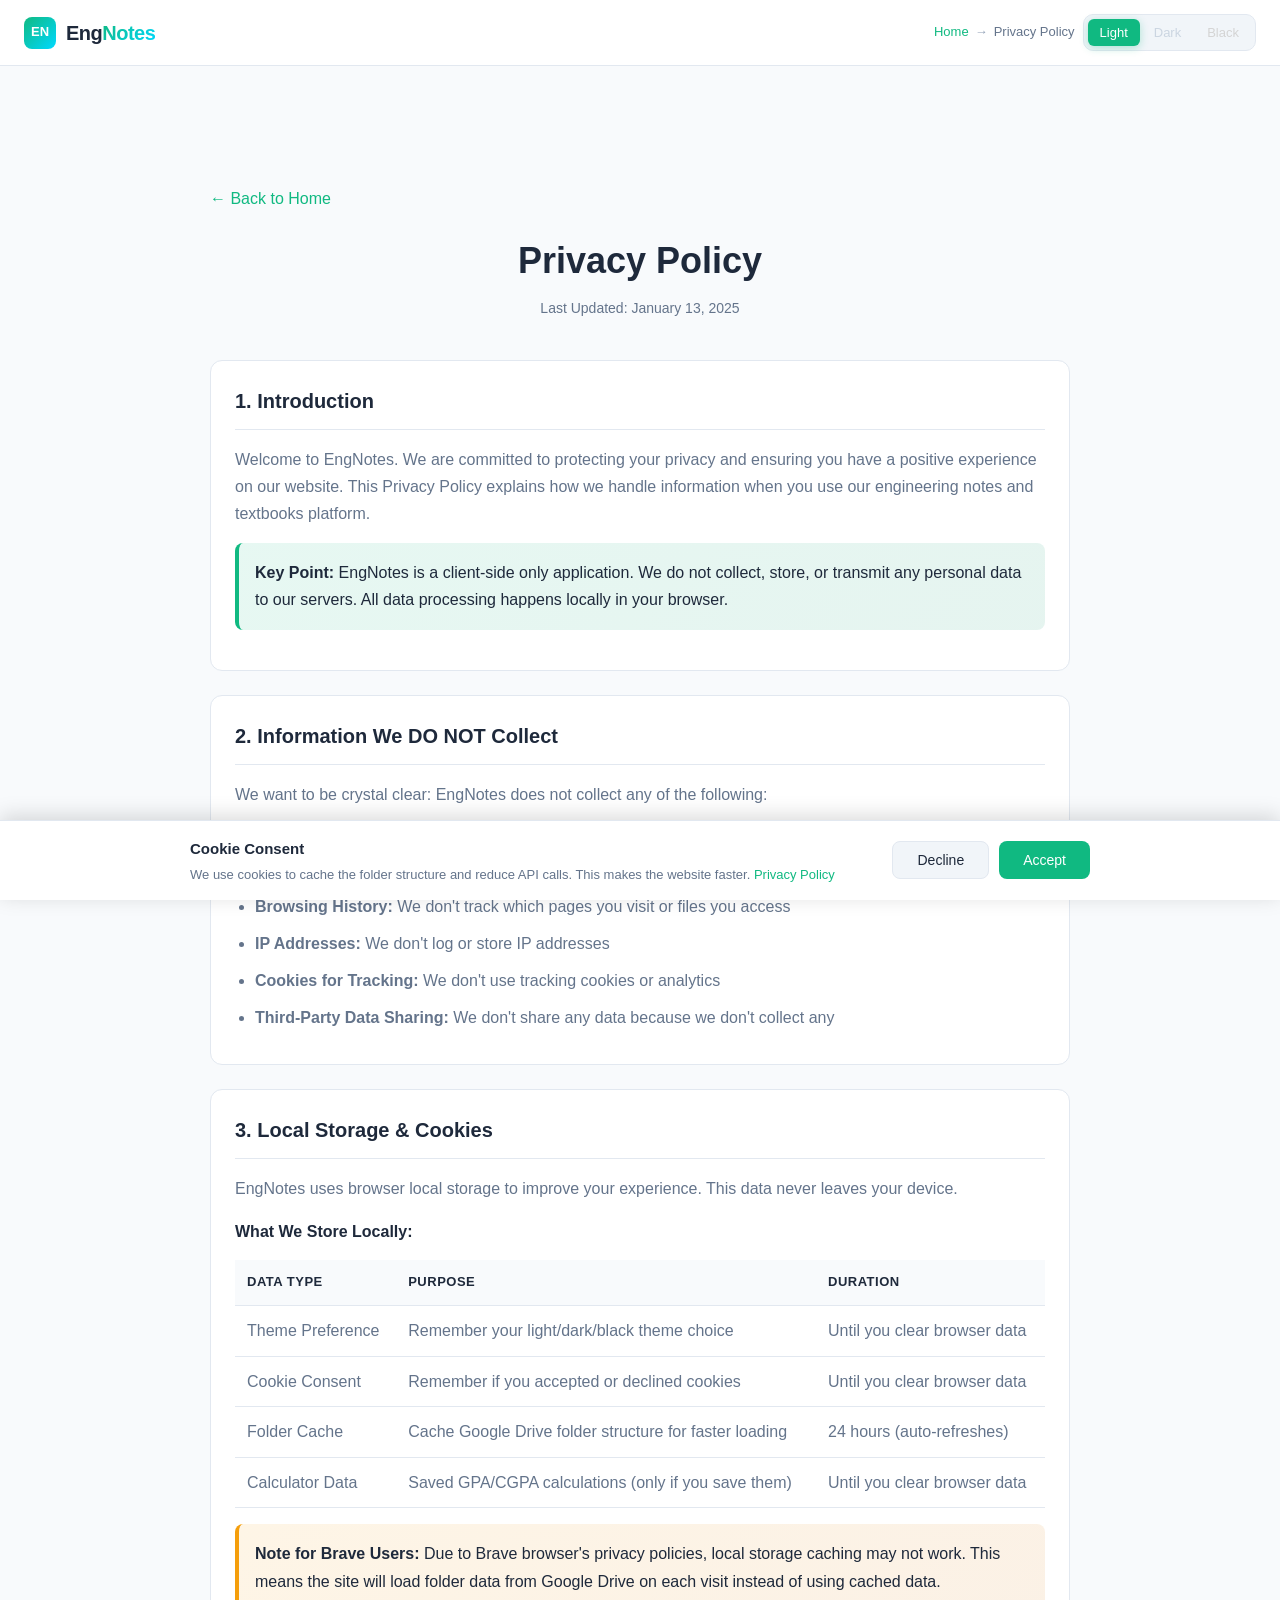
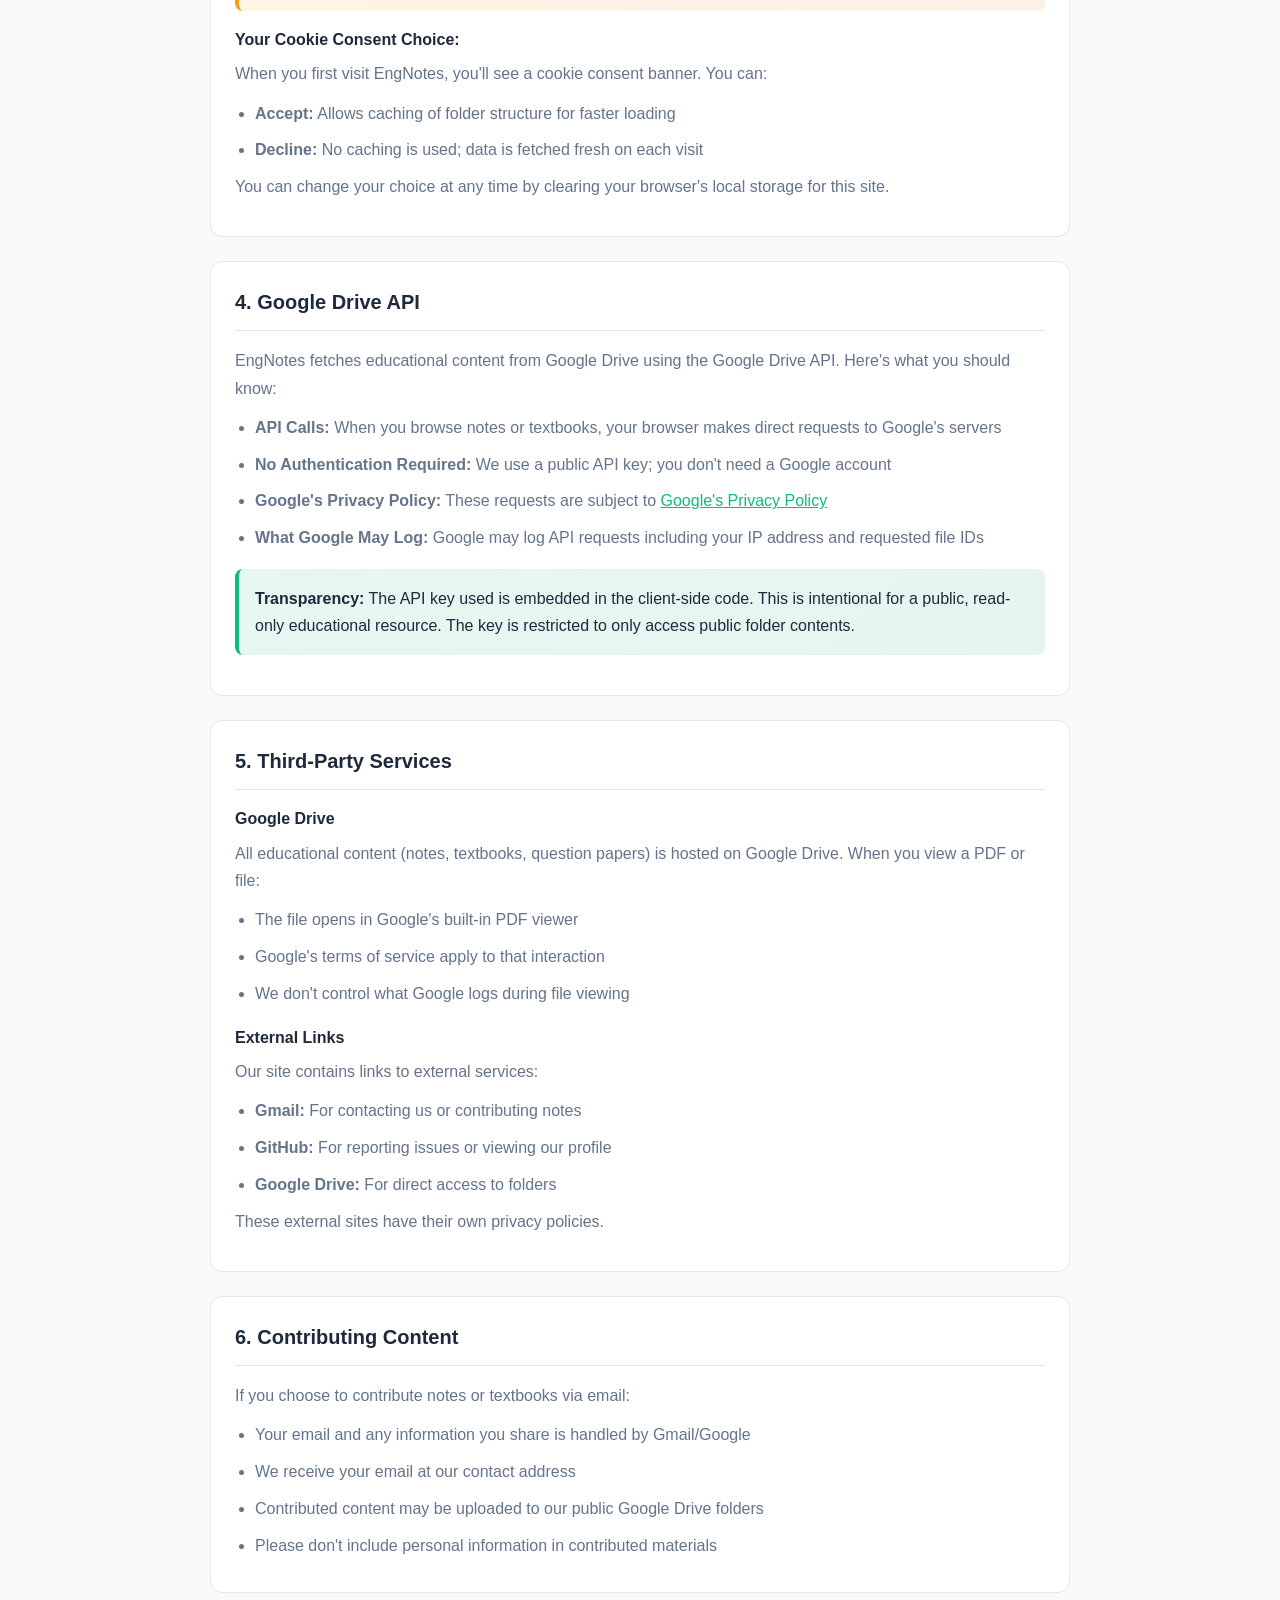
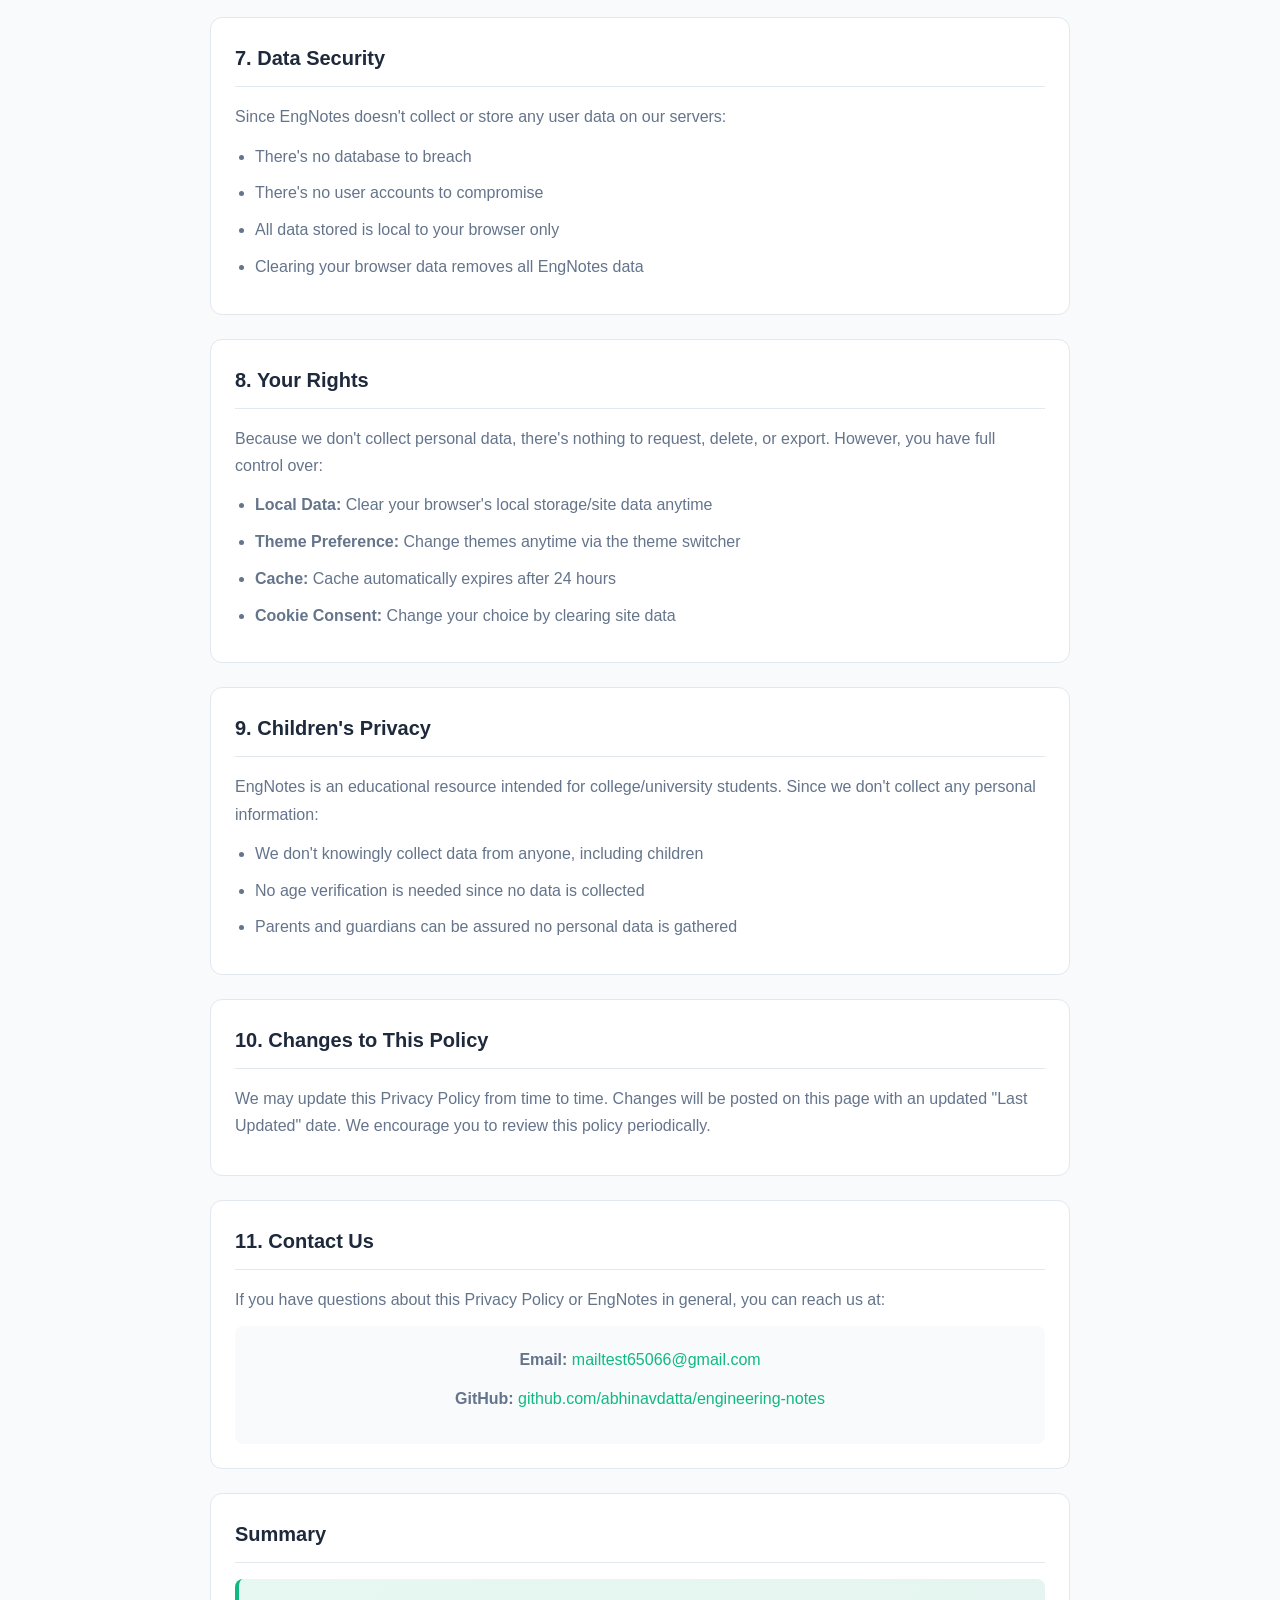
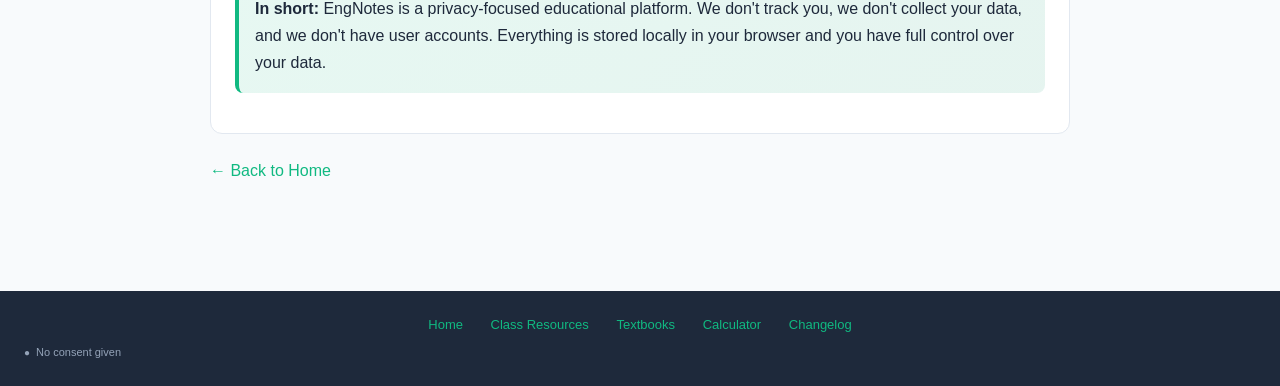
<file: privacy.html>
<!DOCTYPE html>
<html lang="en">
<head>
  <meta charset="UTF-8">
  <meta name="viewport" content="width=device-width, initial-scale=1.0">
  <title>Privacy Policy - EngNotes</title>
  <link rel="icon" href="data:image/svg+xml,<svg xmlns='http://www.w3.org/2000/svg' viewBox='0 0 100 100'><text y='.9em' font-size='90' fill='%2310b981'>EN</text></svg>">
  
  <!-- CSS -->
  <link rel="stylesheet" href="css/themes.css">
  <link rel="stylesheet" href="css/base.css">
  <link rel="stylesheet" href="css/layout.css">
  <link rel="stylesheet" href="css/components.css">
  <link rel="stylesheet" href="css/utilities.css">
  <link rel="stylesheet" href="css/cookie-consent.css">
  <style>
    .privacy-container {
      max-width: 900px;
      margin: 0 auto;
      padding: 120px 20px 40px;
    }
    
    .privacy-header {
      text-align: center;
      margin-bottom: 40px;
    }
    
    .privacy-header h1 {
      font-size: 36px;
      color: var(--text-primary);
      margin-bottom: 8px;
    }
    
    .privacy-header .updated {
      color: var(--text-secondary);
      font-size: 14px;
    }
    
    .privacy-section {
      background: var(--bg-secondary);
      border-radius: 12px;
      padding: 24px;
      margin-bottom: 24px;
      border: 1px solid var(--border-color);
    }
    
    .privacy-section h2 {
      font-size: 20px;
      color: var(--text-primary);
      margin-bottom: 16px;
      padding-bottom: 12px;
      border-bottom: 1px solid var(--border-color);
    }
    
    .privacy-section h3 {
      font-size: 16px;
      color: var(--text-primary);
      margin: 16px 0 8px;
    }
    
    .privacy-section p {
      color: var(--text-secondary);
      line-height: 1.7;
      margin-bottom: 12px;
    }
    
    .privacy-section ul {
      color: var(--text-secondary);
      margin-left: 20px;
      line-height: 1.8;
    }
    
    .privacy-section ul li {
      margin-bottom: 8px;
    }
    
    .highlight-box {
      background: linear-gradient(135deg, rgba(16, 185, 129, 0.1), rgba(5, 150, 105, 0.1));
      border-left: 4px solid #10b981;
      padding: 16px;
      border-radius: 8px;
      margin: 16px 0;
    }
    
    .highlight-box p {
      margin: 0;
      color: var(--text-primary);
    }
    
    .warning-box {
      background: linear-gradient(135deg, rgba(245, 158, 11, 0.1), rgba(217, 119, 6, 0.1));
      border-left: 4px solid #f59e0b;
      padding: 16px;
      border-radius: 8px;
      margin: 16px 0;
    }
    
    .warning-box p {
      margin: 0;
      color: var(--text-primary);
    }
    
    .data-table {
      width: 100%;
      border-collapse: collapse;
      margin: 16px 0;
    }
    
    .data-table th,
    .data-table td {
      padding: 12px;
      text-align: left;
      border-bottom: 1px solid var(--border-color);
    }
    
    .data-table th {
      background: var(--bg-primary);
      color: var(--text-primary);
      font-weight: 600;
    }
    
    .data-table td {
      color: var(--text-secondary);
    }
    
    .contact-info {
      background: var(--bg-primary);
      padding: 20px;
      border-radius: 8px;
      text-align: center;
    }
    
    .contact-info a {
      color: #10b981;
      text-decoration: none;
    }
    
    .contact-info a:hover {
      text-decoration: underline;
    }
    
    .back-link {
      display: inline-flex;
      align-items: center;
      gap: 8px;
      color: #10b981;
      text-decoration: none;
      margin-bottom: 20px;
      font-weight: 500;
    }
    
    .back-link:hover {
      text-decoration: underline;
    }
    
    @media (max-width: 768px) {
      .privacy-container {
        padding: 100px 16px 30px;
      }
      
      .privacy-header h1 {
        font-size: 28px;
      }
      
      .privacy-section {
        padding: 16px;
      }
      
      .data-table {
        font-size: 14px;
      }
      
      .data-table th,
      .data-table td {
        padding: 8px;
      }
    }

    



/* ============================================================
   HOVER AURA GRADIENT EFFECTS
   ============================================================ */

/* Feature Card Aura Effect */
.feature-card {
  position: relative;
  transition: all 0.3s ease;
  overflow: hidden;
}

.feature-card::before {
  content: '';
  position: absolute;
  inset: -2px;
  border-radius: inherit;
  background: linear-gradient(135deg, var(--card-accent-color, #10b981), transparent 60%);
  opacity: 0;
  transition: opacity 0.3s ease;
  z-index: -1;
  filter: blur(20px);
}

.feature-card:hover::before {
  opacity: 1;
  filter: blur(30px);
}

.feature-card:hover {
  transform: translateY(-8px) scale(1.02);
  box-shadow: 
    0 20px 40px rgba(0, 0, 0, 0.2),
    0 0 60px var(--card-accent-color, rgba(16, 185, 129, 0.4)),
    inset 0 1px 0 rgba(255, 255, 255, 0.1);
}

/* Card-specific accent colors */
.feature-card.green {
  --card-accent-color: #10b981;
}

.feature-card.blue {
  --card-accent-color: #06b6d4;
}

.feature-card.purple {
  --card-accent-color: #a855f7;
}

/* Feature Card Icon Glow on Hover */
.feature-card:hover .feature-card-icon {
  box-shadow: 
    0 0 20px var(--card-accent-color),
    0 0 40px var(--card-accent-color),
    0 0 60px var(--card-accent-color);
  transform: scale(1.1) rotate(5deg);
}

/* Feature Card Tags Glow */
.feature-card:hover .feature-card-tag {
  box-shadow: 0 0 10px var(--card-accent-color);
}

/* Contribute Button Aura */
.contribute-btn {
  position: relative;
  transition: all 0.3s ease;
  overflow: hidden;
}

.contribute-btn::before {
  content: '';
  position: absolute;
  inset: -4px;
  border-radius: inherit;
  background: linear-gradient(135deg, #10b981, #06b6d4, #a855f7);
  opacity: 0;
  transition: opacity 0.3s ease;
  z-index: -1;
  filter: blur(25px);
  animation: gradient-rotate 3s linear infinite;
}

.contribute-btn:hover::before {
  opacity: 1;
  filter: blur(30px);
}

.contribute-btn:hover {
  transform: translateY(-4px) scale(1.05);
  box-shadow: 
    0 15px 30px rgba(16, 185, 129, 0.4),
    0 0 50px rgba(16, 185, 129, 0.3),
    0 0 80px rgba(6, 182, 212, 0.2);
}

/* Gradient rotation animation */
@keyframes gradient-rotate {
  0% {
    filter: blur(25px) hue-rotate(0deg);
  }
  100% {
    filter: blur(25px) hue-rotate(360deg);
  }
}

/* Contribute Section Icon Glow */
.contribute-section-icon {
  position: relative;
  transition: all 0.3s ease;
}

.contribute-section:hover .contribute-section-icon {
  box-shadow: 
    0 0 20px #10b981,
    0 0 40px #10b981,
    0 0 60px #10b981,
    0 0 80px #06b6d4;
  transform: rotate(180deg) scale(1.2);
}

/* Navbar Link Aura */
.navbar-link {
  position: relative;
  transition: all 0.3s ease;
}

.navbar-link::after {
  content: '';
  position: absolute;
  bottom: -5px;
  left: 50%;
  transform: translateX(-50%) scaleX(0);
  width: 100%;
  height: 3px;
  background: linear-gradient(90deg, transparent, #10b981, transparent);
  transition: transform 0.3s ease, opacity 0.3s ease;
  border-radius: 2px;
  opacity: 0;
}

.navbar-link:hover::after {
  transform: translateX(-50%) scaleX(1);
  opacity: 1;
  box-shadow: 0 0 15px #10b981;
}

.navbar-link:hover {
  color: #10b981;
  text-shadow: 0 0 10px rgba(16, 185, 129, 0.5);
}

/* Footer Link Aura */
.footer-link {
  position: relative;
  transition: all 0.3s ease;
}

.footer-link::before {
  content: '';
  position: absolute;
  inset: -4px;
  border-radius: inherit;
  background: linear-gradient(135deg, #10b981, transparent 50%);
  opacity: 0;
  transition: opacity 0.3s ease;
  z-index: -1;
  filter: blur(15px);
}

.footer-link:hover::before {
  opacity: 1;
}

.footer-link:hover {
  text-shadow: 
    0 0 10px #10b981,
    0 0 20px #10b981;
  transform: translateY(-2px);
}

/* Navbar Brand Glow */
.navbar-brand:hover .brand-icon {
  box-shadow: 
    0 0 20px var(--accent-color),
    0 0 40px var(--accent-color);
  transform: scale(1.1);
}

.navbar-brand:hover .brand-text span {
  text-shadow: 0 0 20px var(--accent-color);
}

/* Theme Switcher Buttons Glow */
.theme-switch-btn {
  position: relative;
  transition: all 0.3s ease;
}

.theme-switch-btn::before {
  content: '';
  position: absolute;
  inset: -3px;
  border-radius: inherit;
  background: linear-gradient(135deg, #10b981, transparent 60%);
  opacity: 0;
  transition: opacity 0.3s ease;
  z-index: -1;
  filter: blur(15px);
}

.theme-switch-btn:hover::before {
  opacity: 0.5;
}

.theme-switch-btn:hover {
  box-shadow: 0 0 15px rgba(16, 185, 129, 0.5);
}

/* Mobile Menu Link Aura */
.mobile-menu-link {
  position: relative;
  transition: all 0.3s ease;
}

.mobile-menu-link::after {
  content: '';
  position: absolute;
  bottom: 0;
  left: 0;
  width: 0;
  height: 2px;
  background: linear-gradient(90deg, #10b981, #06b6d4);
  transition: width 0.3s ease;
  border-radius: 2px;
}

.mobile-menu-link:hover::after {
  width: 100%;
  box-shadow: 0 0 10px #10b981;
}

.mobile-menu-link:hover {
  color: #10b981;
  text-shadow: 0 0 15px rgba(16, 185, 129, 0.5);
  padding-left: 30px;
}

/* Cookie Banner Buttons Glow */
.cookie-accept-btn:hover {
  box-shadow: 
    0 0 20px #10b981,
    0 0 40px #10b981,
    0 0 60px rgba(16, 185, 129, 0.4);
  transform: translateY(-2px);
}

.cookie-decline-btn:hover {
  box-shadow: 
    0 0 20px #ef4444,
    0 0 40px #ef4444,
    0 0 60px rgba(239, 68, 68, 0.4);
  transform: translateY(-2px);
}

/* Hero Badge Glow */
.hero-badge {
  position: relative;
  transition: all 0.3s ease;
}

.hero-badge:hover {
  box-shadow: 
    0 0 20px var(--accent-color),
    0 0 40px var(--accent-color);
  transform: scale(1.05);
}

/* Hero Title Highlight Hover Effect */
.hero-title .highlight {
  position: relative;
  display: inline-block;
  transition: all 0.3s ease;
}

.hero-title .highlight::after {
  content: '';
  position: absolute;
  bottom: -5px;
  left: 0;
  width: 100%;
  height: 3px;
  background: linear-gradient(90deg, var(--accent-color), #06b6d4);
  border-radius: 2px;
  box-shadow: 0 0 10px var(--accent-color);
  opacity: 0.7;
}

.hero-title:hover .highlight {
  text-shadow: 
    0 0 10px var(--accent-color),
    0 0 20px var(--accent-color),
    0 0 30px var(--accent-color);
}

  </style>
</head>
<body>

  <!-- Navigation Bar -->
  <nav class="navbar">
    <a href="index.html" class="navbar-brand">
      <span class="brand-icon">EN</span>
      <span class="brand-text">Eng<span>Notes</span></span>
    </a>
    
    <div class="navbar-menu">
      <div class="navbar-breadcrumb">
        <a href="index.html">Home</a>
        <span class="separator">→</span>
        <span>Privacy Policy</span>
      </div>
      
      <div class="theme-switcher">
        <button class="theme-switch-btn active" data-theme="light" onclick="setTheme('light')" title="Light">Light</button>
        <button class="theme-switch-btn" data-theme="dark" onclick="setTheme('dark')" title="Dark">Dark</button>
        <button class="theme-switch-btn" data-theme="pure-black" onclick="setTheme('pure-black')" title="Black">Black</button>
      </div>

      <button class="mobile-menu-toggle" onclick="toggleMobileMenu()">☰</button>
    </div>
  </nav>

  <!-- Mobile Menu -->
  <div class="mobile-menu" id="mobileMenu">
    <button class="mobile-menu-close" onclick="toggleMobileMenu()">✕</button>
    <a href="index.html" class="mobile-menu-link">Home</a>
    <a href="notes.html" class="mobile-menu-link">Class Resources</a>
    <a href="textbooks.html" class="mobile-menu-link">Textbooks</a>
    <a href="calculator.html" class="mobile-menu-link">Calculator</a>
    <div class="theme-switcher">
      <button class="theme-switch-btn active" data-theme="light" onclick="setTheme('light')">Light</button>
      <button class="theme-switch-btn" data-theme="dark" onclick="setTheme('dark')">Dark</button>
      <button class="theme-switch-btn" data-theme="pure-black" onclick="setTheme('pure-black')">Black</button>
    </div>
  </div>

  <!-- Main Content -->
  <div class="privacy-container">
    <a href="index.html" class="back-link">← Back to Home</a>
    
    <div class="privacy-header">
      <h1>Privacy Policy</h1>
      <p class="updated">Last Updated: January 13, 2025</p>
    </div>

    <!-- Introduction -->
    <div class="privacy-section">
      <h2>1. Introduction</h2>
      <p>Welcome to EngNotes. We are committed to protecting your privacy and ensuring you have a positive experience on our website. This Privacy Policy explains how we handle information when you use our engineering notes and textbooks platform.</p>
      
      <div class="highlight-box">
        <p><strong>Key Point:</strong> EngNotes is a client-side only application. We do not collect, store, or transmit any personal data to our servers. All data processing happens locally in your browser.</p>
      </div>
    </div>

    <!-- Information We DO NOT Collect -->
    <div class="privacy-section">
      <h2>2. Information We DO NOT Collect</h2>
      <p>We want to be crystal clear: EngNotes does not collect any of the following:</p>
      <ul>
        <li><strong>Personal Information:</strong> Names, email addresses, phone numbers, or any identifying information</li>
        <li><strong>Account Data:</strong> We don't have user accounts, logins, or registration</li>
        <li><strong>Browsing History:</strong> We don't track which pages you visit or files you access</li>
        <li><strong>IP Addresses:</strong> We don't log or store IP addresses</li>
        <li><strong>Cookies for Tracking:</strong> We don't use tracking cookies or analytics</li>
        <li><strong>Third-Party Data Sharing:</strong> We don't share any data because we don't collect any</li>
      </ul>
    </div>

    <!-- Local Storage -->
    <div class="privacy-section">
      <h2>3. Local Storage & Cookies</h2>
      <p>EngNotes uses browser local storage to improve your experience. This data never leaves your device.</p>
      
      <h3>What We Store Locally:</h3>
      <table class="data-table">
        <thead>
          <tr>
            <th>Data Type</th>
            <th>Purpose</th>
            <th>Duration</th>
          </tr>
        </thead>
        <tbody>
          <tr>
            <td>Theme Preference</td>
            <td>Remember your light/dark/black theme choice</td>
            <td>Until you clear browser data</td>
          </tr>
          <tr>
            <td>Cookie Consent</td>
            <td>Remember if you accepted or declined cookies</td>
            <td>Until you clear browser data</td>
          </tr>
          <tr>
            <td>Folder Cache</td>
            <td>Cache Google Drive folder structure for faster loading</td>
            <td>24 hours (auto-refreshes)</td>
          </tr>
          <tr>
            <td>Calculator Data</td>
            <td>Saved GPA/CGPA calculations (only if you save them)</td>
            <td>Until you clear browser data</td>
          </tr>
        </tbody>
      </table>

      <div class="warning-box">
        <p><strong>Note for Brave Users:</strong> Due to Brave browser's privacy policies, local storage caching may not work. This means the site will load folder data from Google Drive on each visit instead of using cached data.</p>
      </div>

      <h3>Your Cookie Consent Choice:</h3>
      <p>When you first visit EngNotes, you'll see a cookie consent banner. You can:</p>
      <ul>
        <li><strong>Accept:</strong> Allows caching of folder structure for faster loading</li>
        <li><strong>Decline:</strong> No caching is used; data is fetched fresh on each visit</li>
      </ul>
      <p>You can change your choice at any time by clearing your browser's local storage for this site.</p>
    </div>

    <!-- Google Drive API -->
    <div class="privacy-section">
      <h2>4. Google Drive API</h2>
      <p>EngNotes fetches educational content from Google Drive using the Google Drive API. Here's what you should know:</p>
      <ul>
        <li><strong>API Calls:</strong> When you browse notes or textbooks, your browser makes direct requests to Google's servers</li>
        <li><strong>No Authentication Required:</strong> We use a public API key; you don't need a Google account</li>
        <li><strong>Google's Privacy Policy:</strong> These requests are subject to <a href="https://policies.google.com/privacy" target="_blank" style="color: #10b981;">Google's Privacy Policy</a></li>
        <li><strong>What Google May Log:</strong> Google may log API requests including your IP address and requested file IDs</li>
      </ul>
      
      <div class="highlight-box">
        <p><strong>Transparency:</strong> The API key used is embedded in the client-side code. This is intentional for a public, read-only educational resource. The key is restricted to only access public folder contents.</p>
      </div>
    </div>

    <!-- Third-Party Services -->
    <div class="privacy-section">
      <h2>5. Third-Party Services</h2>
      
      <h3>Google Drive</h3>
      <p>All educational content (notes, textbooks, question papers) is hosted on Google Drive. When you view a PDF or file:</p>
      <ul>
        <li>The file opens in Google's built-in PDF viewer</li>
        <li>Google's terms of service apply to that interaction</li>
        <li>We don't control what Google logs during file viewing</li>
      </ul>

      <h3>External Links</h3>
      <p>Our site contains links to external services:</p>
      <ul>
        <li><strong>Gmail:</strong> For contacting us or contributing notes</li>
        <li><strong>GitHub:</strong> For reporting issues or viewing our profile</li>
        <li><strong>Google Drive:</strong> For direct access to folders</li>
      </ul>
      <p>These external sites have their own privacy policies.</p>
    </div>

    <!-- User Content -->
    <div class="privacy-section">
      <h2>6. Contributing Content</h2>
      <p>If you choose to contribute notes or textbooks via email:</p>
      <ul>
        <li>Your email and any information you share is handled by Gmail/Google</li>
        <li>We receive your email at our contact address</li>
        <li>Contributed content may be uploaded to our public Google Drive folders</li>
        <li>Please don't include personal information in contributed materials</li>
      </ul>
    </div>

    <!-- Data Security -->
    <div class="privacy-section">
      <h2>7. Data Security</h2>
      <p>Since EngNotes doesn't collect or store any user data on our servers:</p>
      <ul>
        <li>There's no database to breach</li>
        <li>There's no user accounts to compromise</li>
        <li>All data stored is local to your browser only</li>
        <li>Clearing your browser data removes all EngNotes data</li>
      </ul>
    </div>

    <!-- Your Rights -->
    <div class="privacy-section">
      <h2>8. Your Rights</h2>
      <p>Because we don't collect personal data, there's nothing to request, delete, or export. However, you have full control over:</p>
      <ul>
        <li><strong>Local Data:</strong> Clear your browser's local storage/site data anytime</li>
        <li><strong>Theme Preference:</strong> Change themes anytime via the theme switcher</li>
        <li><strong>Cache:</strong> Cache automatically expires after 24 hours</li>
        <li><strong>Cookie Consent:</strong> Change your choice by clearing site data</li>
      </ul>
    </div>

    <!-- Children's Privacy -->
    <div class="privacy-section">
      <h2>9. Children's Privacy</h2>
      <p>EngNotes is an educational resource intended for college/university students. Since we don't collect any personal information:</p>
      <ul>
        <li>We don't knowingly collect data from anyone, including children</li>
        <li>No age verification is needed since no data is collected</li>
        <li>Parents and guardians can be assured no personal data is gathered</li>
      </ul>
    </div>

    <!-- Changes to Policy -->
    <div class="privacy-section">
      <h2>10. Changes to This Policy</h2>
      <p>We may update this Privacy Policy from time to time. Changes will be posted on this page with an updated "Last Updated" date. We encourage you to review this policy periodically.</p>
    </div>

    <!-- Contact -->
    <div class="privacy-section">
      <h2>11. Contact Us</h2>
      <p>If you have questions about this Privacy Policy or EngNotes in general, you can reach us at:</p>
      <div class="contact-info">
        <p><strong>Email:</strong> <a href="https://mail.google.com/mail/?view=cm&fs=1&to=mailtest65066@gmail.com" target="_blank">mailtest65066@gmail.com</a></p>
        <p><strong>GitHub:</strong> <a href="https://github.com/abhinavdatta/engineering-notes" target="_blank">github.com/abhinavdatta/engineering-notes</a></p>
      </div>
    </div>

    <!-- Summary -->
    <div class="privacy-section">
      <h2>Summary</h2>
      <div class="highlight-box">
        <p><strong>In short:</strong> EngNotes is a privacy-focused educational platform. We don't track you, we don't collect your data, and we don't have user accounts. Everything is stored locally in your browser and you have full control over your data.</p>
      </div>
    </div>

    <!-- Back Link -->
    <a href="index.html" class="back-link">← Back to Home</a>
  </div>

  <!-- Footer -->
  <footer class="footer">
    <div class="footer-links">
      <a href="index.html">Home</a>
      <a href="notes.html">Class Resources</a>
      <a href="textbooks.html">Textbooks</a>
      <a href="calculator.html">Calculator</a>
      <a href="CHANGELOG.html">Changelog</a>
    </div>
    <div id="cookie-status" class="cookie-status"></div>
  </footer>

  <!-- Cookie Banner -->
  <div id="cookie-banner" class="cookie-banner hidden">
    <div class="cookie-content">
      <div class="cookie-text">
        <h3>Cookie Consent</h3>
        <p>We use cookies to cache the folder structure and reduce API calls. This makes the website faster. <a href="privacy.html">Privacy Policy</a></p>
      </div>
      <div class="cookie-buttons">
        <button class="cookie-decline-btn" onclick="declineCookies()">Decline</button>
        <button class="cookie-accept-btn" onclick="acceptCookies()">Accept</button>
      </div>
    </div>
  </div>

  <!-- JavaScript -->
  <!-- logger.js for debug logging utility (MUST load first) -->
  <script src="js/logger.js"></script>
  <script src="js/config.js"></script>
  <script src="js/theme-manager.js"></script>
  <script src="js/cookie-consent.js"></script>
</body>
</html>
</file>
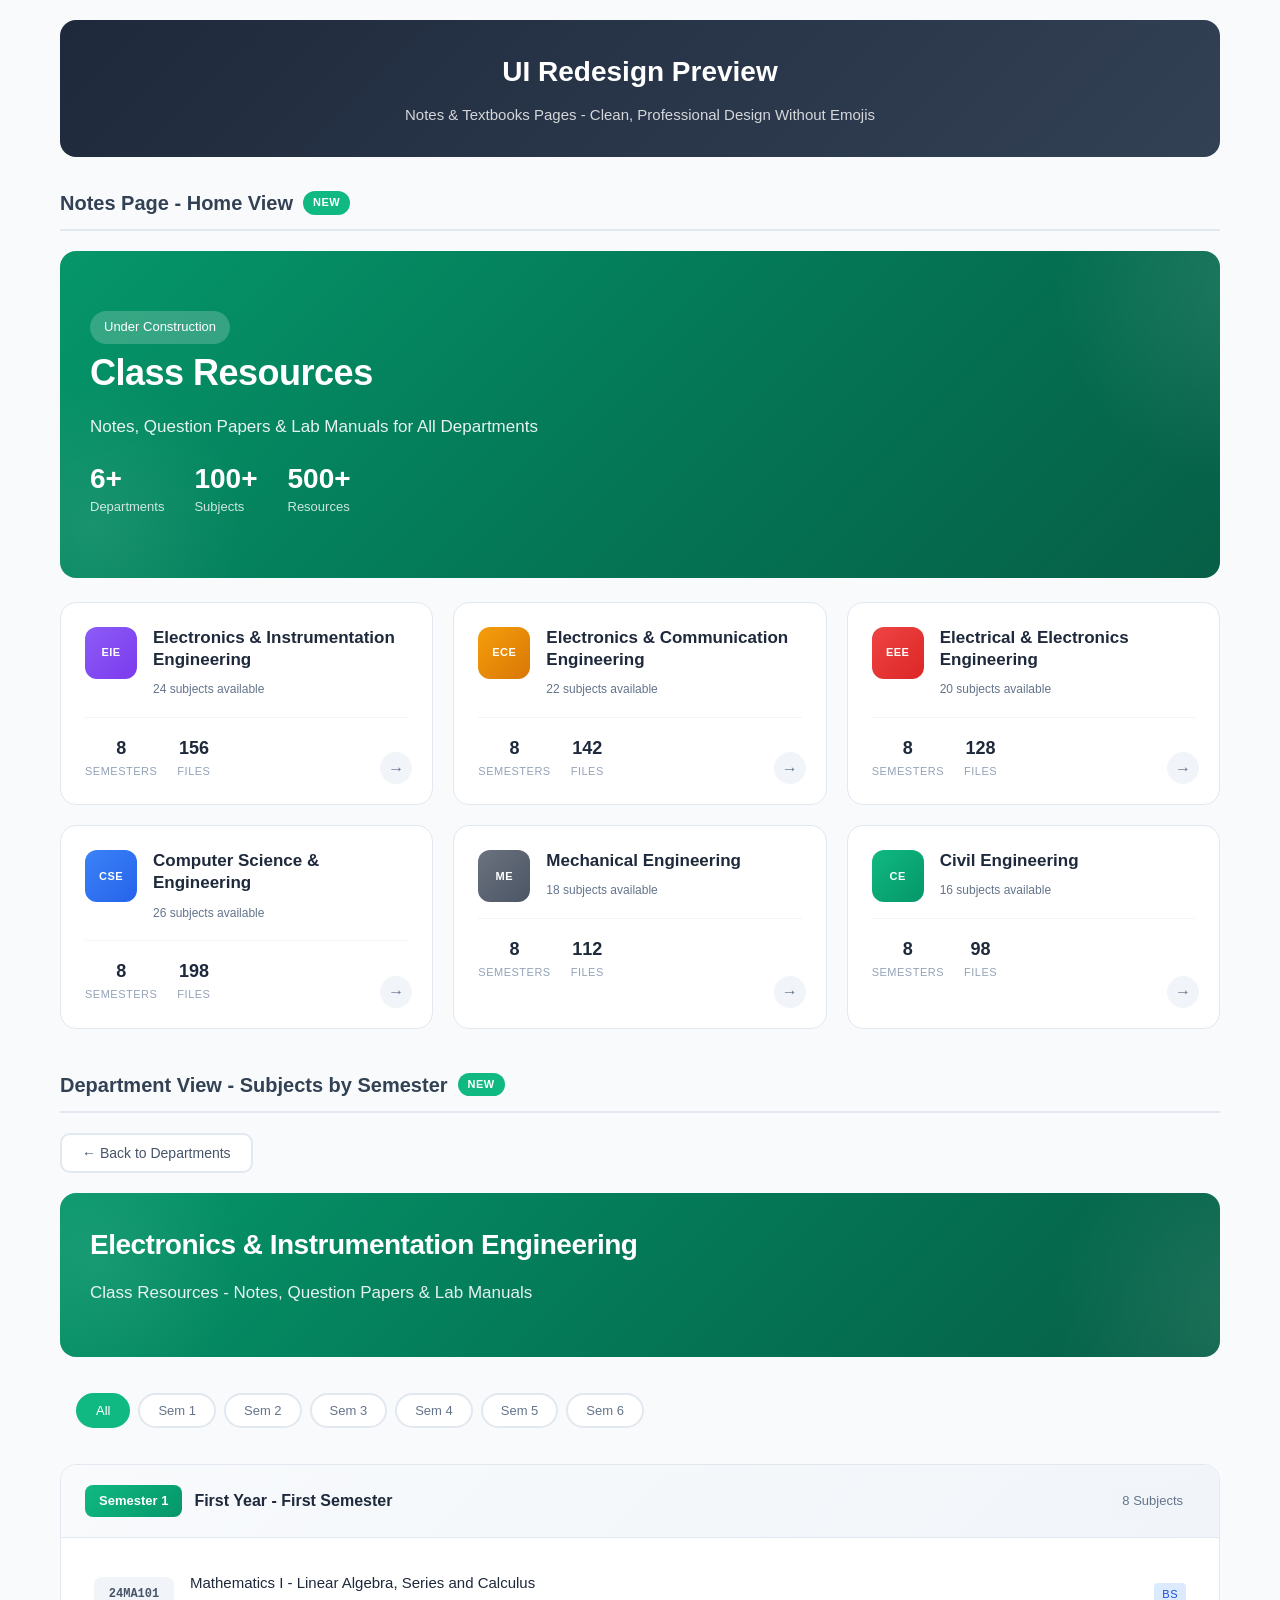
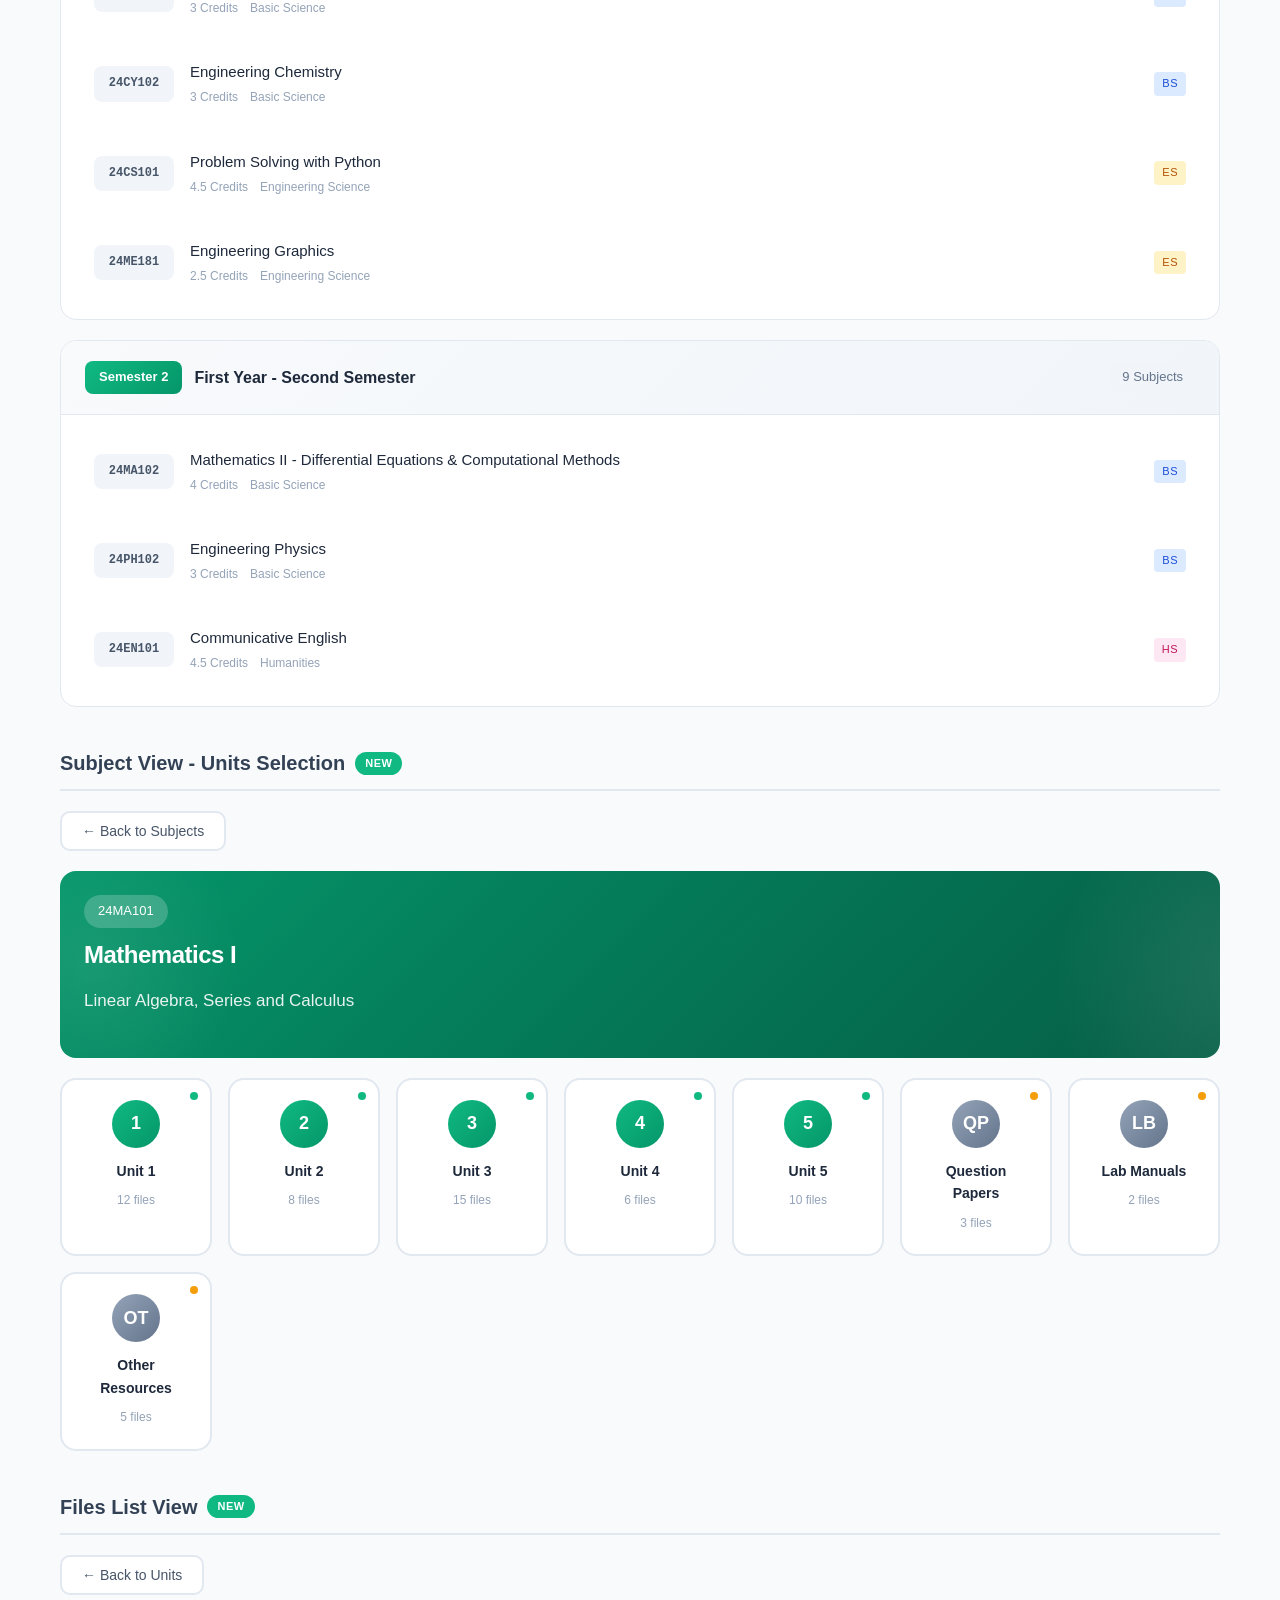
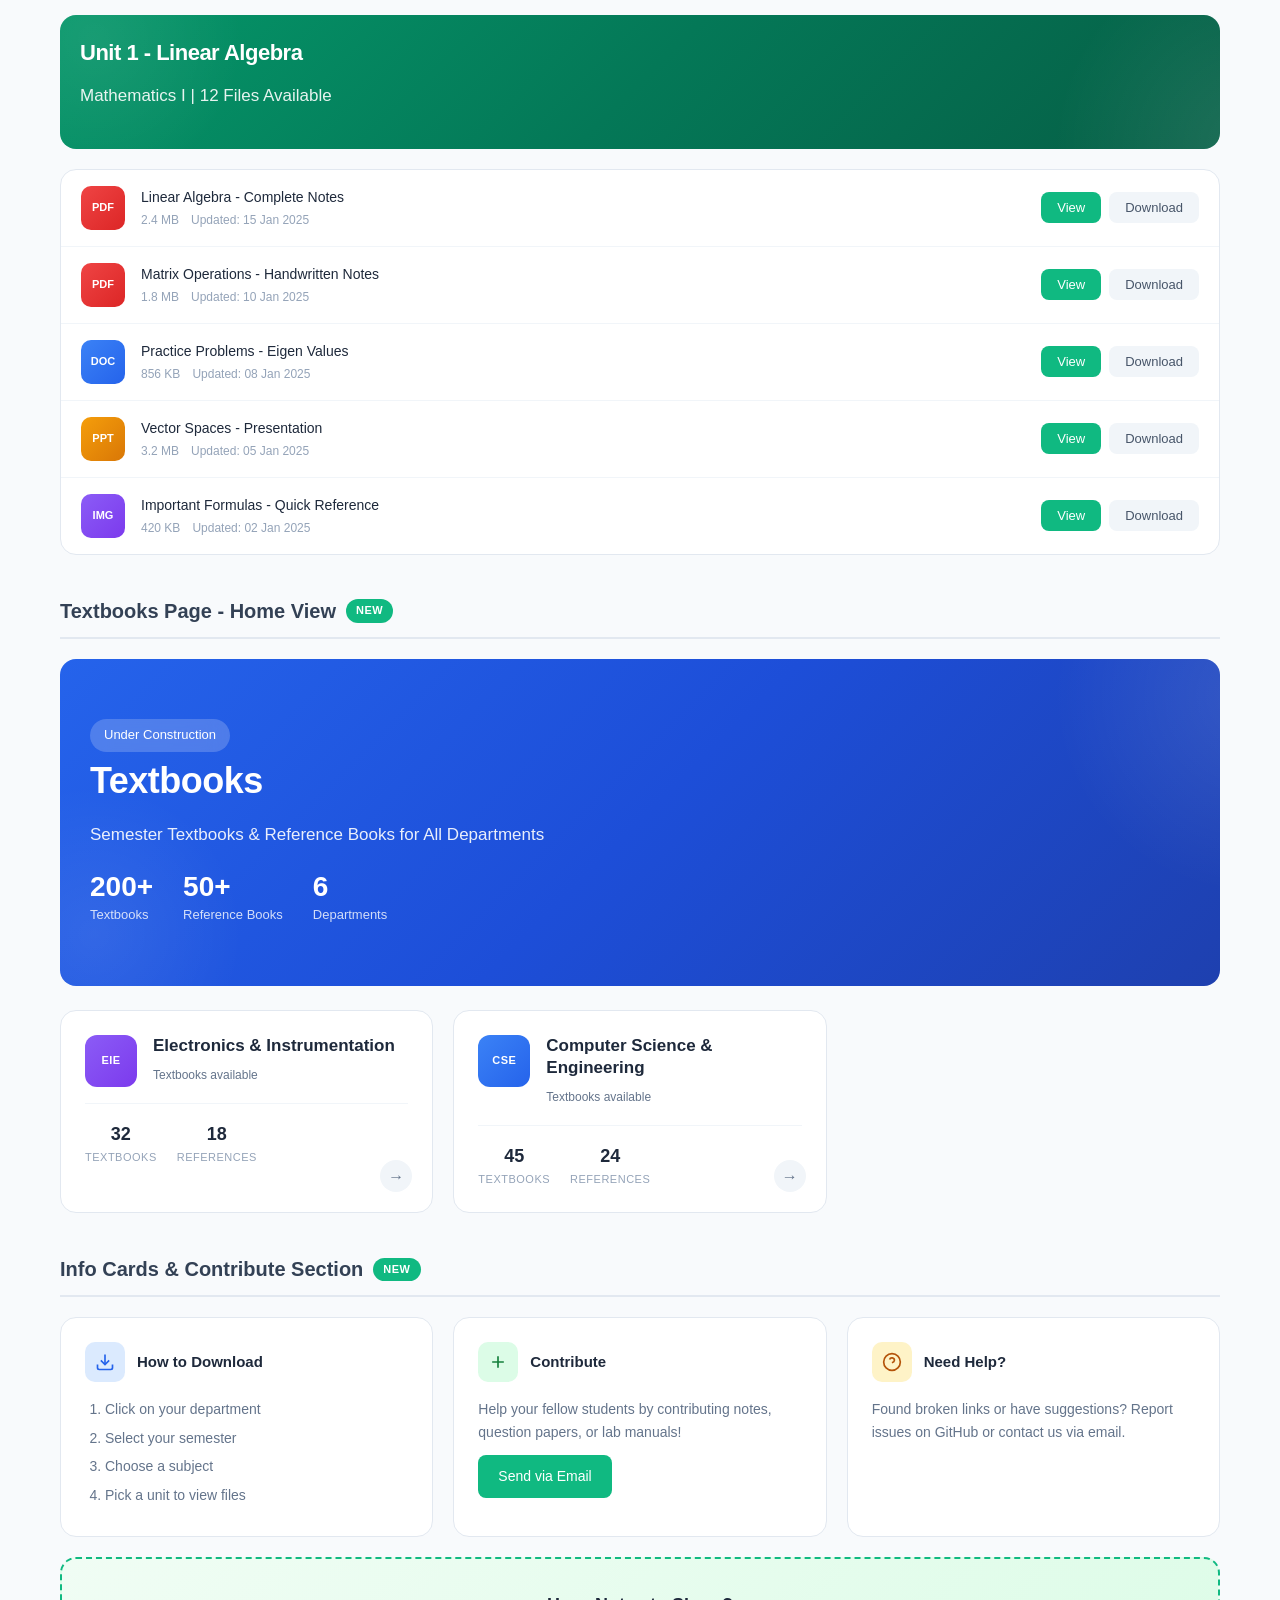
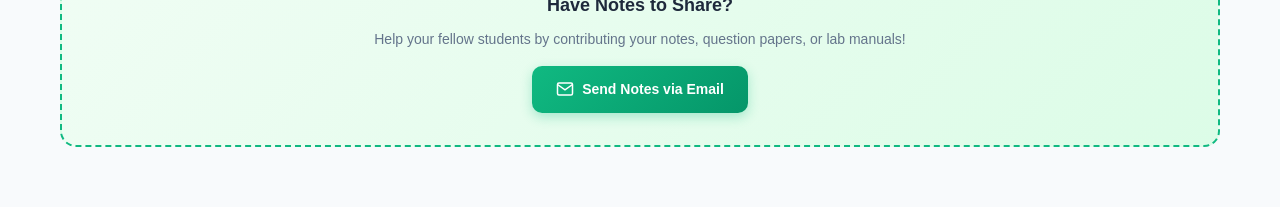
<file: THIS IS A TEST.preview-redesign.html>
<!DOCTYPE html>
<html lang="en">
<head>
  <meta charset="UTF-8">
  <meta name="viewport" content="width=device-width, initial-scale=1.0">
  <title>UI Redesign Preview - Notes & Textbooks</title>
  <link rel="stylesheet" href="css/themes.css">
  <style>
    /* ============================================
       PREVIEW PAGE BASE STYLES
       ============================================ */
    * {
      margin: 0;
      padding: 0;
      box-sizing: border-box;
    }
    
    body {
      font-family: 'Segoe UI', -apple-system, BlinkMacSystemFont, sans-serif;
      background: #f8fafc;
      color: #1e293b;
      line-height: 1.6;
    }
    
    .preview-container {
      max-width: 1200px;
      margin: 0 auto;
      padding: 20px;
    }
    
    .preview-header {
      text-align: center;
      padding: 30px 20px;
      background: linear-gradient(135deg, #1e293b 0%, #334155 100%);
      color: white;
      border-radius: 16px;
      margin-bottom: 30px;
    }
    
    .preview-header h1 {
      font-size: 28px;
      font-weight: 700;
      margin-bottom: 8px;
    }
    
    .preview-header p {
      opacity: 0.8;
      font-size: 15px;
    }
    
    .preview-section {
      margin-bottom: 40px;
    }
    
    .preview-section-title {
      font-size: 20px;
      font-weight: 600;
      color: #334155;
      margin-bottom: 20px;
      padding-bottom: 10px;
      border-bottom: 2px solid #e2e8f0;
      display: flex;
      align-items: center;
      gap: 10px;
    }
    
    .preview-section-title .badge {
      background: #10b981;
      color: white;
      font-size: 11px;
      padding: 3px 10px;
      border-radius: 12px;
      text-transform: uppercase;
      letter-spacing: 0.5px;
    }

    /* ============================================
       REDESIGNED HERO SECTION - NOTES
       ============================================ */
    .hero-new {
      background: linear-gradient(135deg, #059669 0%, #047857 50%, #065f46 100%);
      padding: 60px 30px;
      border-radius: 16px;
      color: white;
      position: relative;
      overflow: hidden;
    }
    
    .hero-new::before {
      content: '';
      position: absolute;
      top: -50%;
      right: -20%;
      width: 400px;
      height: 400px;
      background: radial-gradient(circle, rgba(255,255,255,0.1) 0%, transparent 70%);
      border-radius: 50%;
    }
    
    .hero-new::after {
      content: '';
      position: absolute;
      bottom: -30%;
      left: -10%;
      width: 300px;
      height: 300px;
      background: radial-gradient(circle, rgba(255,255,255,0.08) 0%, transparent 70%);
      border-radius: 50%;
    }
    
    .hero-content {
      position: relative;
      z-index: 1;
      max-width: 700px;
    }
    
    .hero-new h1 {
      font-size: 36px;
      font-weight: 700;
      margin-bottom: 12px;
      letter-spacing: -0.5px;
    }
    
    .hero-new .subtitle {
      font-size: 17px;
      opacity: 0.9;
      margin-bottom: 20px;
    }
    
    .hero-stats {
      display: flex;
      gap: 30px;
      margin-top: 25px;
    }
    
    .hero-stat {
      text-align: left;
    }
    
    .hero-stat .number {
      font-size: 28px;
      font-weight: 700;
      line-height: 1;
    }
    
    .hero-stat .label {
      font-size: 13px;
      opacity: 0.8;
      margin-top: 4px;
    }
    
    .hero-badge {
      display: inline-flex;
      align-items: center;
      gap: 6px;
      background: rgba(255,255,255,0.2);
      padding: 6px 14px;
      border-radius: 20px;
      font-size: 13px;
      font-weight: 500;
      backdrop-filter: blur(10px);
    }

    /* ============================================
       REDESIGNED HERO SECTION - TEXTBOOKS
       ============================================ */
    .hero-textbooks {
      background: linear-gradient(135deg, #2563eb 0%, #1d4ed8 50%, #1e40af 100%);
    }

    /* ============================================
       DEPARTMENT CARDS - NEW DESIGN
       ============================================ */
    .departments-grid {
      display: grid;
      grid-template-columns: repeat(auto-fill, minmax(280px, 1fr));
      gap: 20px;
      margin-top: 20px;
    }
    
    .dept-card {
      background: white;
      border-radius: 16px;
      padding: 24px;
      cursor: pointer;
      transition: all 0.3s ease;
      border: 1px solid #e2e8f0;
      position: relative;
      overflow: hidden;
    }
    
    .dept-card::before {
      content: '';
      position: absolute;
      top: 0;
      left: 0;
      right: 0;
      height: 4px;
      background: linear-gradient(90deg, var(--card-accent, #10b981), var(--card-accent-end, #059669));
      opacity: 0;
      transition: opacity 0.3s ease;
    }
    
    .dept-card:hover {
      transform: translateY(-4px);
      box-shadow: 0 12px 24px -8px rgba(0,0,0,0.15);
      border-color: transparent;
    }
    
    .dept-card:hover::before {
      opacity: 1;
    }
    
    .dept-card-header {
      display: flex;
      align-items: flex-start;
      gap: 16px;
      margin-bottom: 16px;
    }
    
    .dept-icon {
      width: 52px;
      height: 52px;
      border-radius: 12px;
      display: flex;
      align-items: center;
      justify-content: center;
      font-size: 11px;
      font-weight: 700;
      color: white;
      text-transform: uppercase;
      letter-spacing: 0.5px;
      flex-shrink: 0;
    }
    
    .dept-icon.eie { background: linear-gradient(135deg, #8b5cf6, #7c3aed); }
    .dept-icon.ece { background: linear-gradient(135deg, #f59e0b, #d97706); }
    .dept-icon.eee { background: linear-gradient(135deg, #ef4444, #dc2626); }
    .dept-icon.cse { background: linear-gradient(135deg, #3b82f6, #2563eb); }
    .dept-icon.me { background: linear-gradient(135deg, #6b7280, #4b5563); }
    .dept-icon.ce { background: linear-gradient(135deg, #10b981, #059669); }
    .dept-icon.it { background: linear-gradient(135deg, #06b6d4, #0891b2); }
    .dept-icon.ai { background: linear-gradient(135deg, #ec4899, #db2777); }
    
    .dept-info h3 {
      font-size: 17px;
      font-weight: 600;
      color: #1e293b;
      margin-bottom: 4px;
      line-height: 1.3;
    }
    
    .dept-info .code {
      font-size: 12px;
      color: #64748b;
      font-weight: 500;
    }
    
    .dept-stats {
      display: flex;
      gap: 20px;
      padding-top: 16px;
      border-top: 1px solid #f1f5f9;
    }
    
    .dept-stat {
      text-align: center;
    }
    
    .dept-stat .value {
      font-size: 18px;
      font-weight: 700;
      color: #1e293b;
    }
    
    .dept-stat .label {
      font-size: 11px;
      color: #94a3b8;
      text-transform: uppercase;
      letter-spacing: 0.5px;
    }
    
    .dept-arrow {
      position: absolute;
      bottom: 20px;
      right: 20px;
      width: 32px;
      height: 32px;
      border-radius: 50%;
      background: #f1f5f9;
      display: flex;
      align-items: center;
      justify-content: center;
      color: #64748b;
      transition: all 0.3s ease;
    }
    
    .dept-card:hover .dept-arrow {
      background: #10b981;
      color: white;
      transform: translateX(4px);
    }

    /* ============================================
       SEMESTER SECTION - NEW DESIGN
       ============================================ */
    .semester-section {
      background: white;
      border-radius: 16px;
      overflow: hidden;
      border: 1px solid #e2e8f0;
      margin-bottom: 20px;
    }
    
    .semester-header {
      background: linear-gradient(135deg, #f8fafc 0%, #f1f5f9 100%);
      padding: 20px 24px;
      border-bottom: 1px solid #e2e8f0;
      display: flex;
      align-items: center;
      justify-content: space-between;
    }
    
    .semester-title {
      display: flex;
      align-items: center;
      gap: 12px;
    }
    
    .semester-badge {
      background: linear-gradient(135deg, #10b981, #059669);
      color: white;
      padding: 6px 14px;
      border-radius: 8px;
      font-size: 13px;
      font-weight: 600;
    }
    
    .semester-header h3 {
      font-size: 16px;
      font-weight: 600;
      color: #1e293b;
    }
    
    .semester-count {
      font-size: 13px;
      color: #64748b;
      background: #f1f5f9;
      padding: 4px 12px;
      border-radius: 6px;
    }
    
    .subjects-list {
      padding: 16px;
    }
    
    .subject-item {
      display: flex;
      align-items: center;
      gap: 16px;
      padding: 16px;
      border-radius: 12px;
      cursor: pointer;
      transition: all 0.2s ease;
      margin-bottom: 8px;
      border: 1px solid transparent;
    }
    
    .subject-item:hover {
      background: #f8fafc;
      border-color: #e2e8f0;
    }
    
    .subject-item:last-child {
      margin-bottom: 0;
    }
    
    .subject-code {
      background: #f1f5f9;
      color: #475569;
      padding: 8px 12px;
      border-radius: 8px;
      font-size: 12px;
      font-weight: 600;
      font-family: 'SF Mono', 'Consolas', monospace;
      min-width: 80px;
      text-align: center;
    }
    
    .subject-details {
      flex: 1;
    }
    
    .subject-details h4 {
      font-size: 15px;
      font-weight: 500;
      color: #1e293b;
      margin-bottom: 4px;
    }
    
    .subject-meta {
      display: flex;
      gap: 12px;
      font-size: 12px;
      color: #94a3b8;
    }
    
    .subject-meta span {
      display: flex;
      align-items: center;
      gap: 4px;
    }
    
    .subject-type {
      font-size: 11px;
      padding: 3px 8px;
      border-radius: 4px;
      font-weight: 500;
      text-transform: uppercase;
      letter-spacing: 0.5px;
    }
    
    .subject-type.bs { background: #dbeafe; color: #1d4ed8; }
    .subject-type.es { background: #fef3c7; color: #b45309; }
    .subject-type.pc { background: #dcfce7; color: #15803d; }
    .subject-type.hs { background: #fce7f3; color: #be185d; }
    .subject-type.mc { background: #f3e8ff; color: #7c3aed; }

    /* ============================================
       UNIT CARDS - NEW DESIGN
       ============================================ */
    .units-grid {
      display: grid;
      grid-template-columns: repeat(auto-fill, minmax(140px, 1fr));
      gap: 16px;
    }
    
    .unit-card-new {
      background: white;
      border: 2px solid #e2e8f0;
      border-radius: 16px;
      padding: 20px;
      text-align: center;
      cursor: pointer;
      transition: all 0.3s ease;
      position: relative;
    }
    
    .unit-card-new:hover {
      border-color: #10b981;
      transform: scale(1.02);
      box-shadow: 0 8px 16px -4px rgba(16, 185, 129, 0.2);
    }
    
    .unit-number {
      width: 48px;
      height: 48px;
      margin: 0 auto 12px;
      background: linear-gradient(135deg, #10b981, #059669);
      border-radius: 50%;
      display: flex;
      align-items: center;
      justify-content: center;
      color: white;
      font-size: 18px;
      font-weight: 700;
    }
    
    .unit-card-new h4 {
      font-size: 14px;
      font-weight: 600;
      color: #1e293b;
      margin-bottom: 4px;
    }
    
    .unit-card-new .files-count {
      font-size: 12px;
      color: #94a3b8;
    }
    
    .unit-card-new .indicator {
      position: absolute;
      top: 12px;
      right: 12px;
      width: 8px;
      height: 8px;
      border-radius: 50%;
      background: #10b981;
    }
    
    .unit-card-new.empty .indicator {
      background: #f59e0b;
    }
    
    .unit-card-new.empty .unit-number {
      background: linear-gradient(135deg, #94a3b8, #64748b);
    }

    /* ============================================
       FILE LIST - NEW DESIGN
       ============================================ */
    .files-container {
      background: white;
      border-radius: 16px;
      border: 1px solid #e2e8f0;
      overflow: hidden;
    }
    
    .file-item {
      display: flex;
      align-items: center;
      gap: 16px;
      padding: 16px 20px;
      border-bottom: 1px solid #f1f5f9;
      transition: all 0.2s ease;
    }
    
    .file-item:hover {
      background: #f8fafc;
    }
    
    .file-item:last-child {
      border-bottom: none;
    }
    
    .file-icon {
      width: 44px;
      height: 44px;
      border-radius: 10px;
      display: flex;
      align-items: center;
      justify-content: center;
      font-size: 11px;
      font-weight: 700;
      color: white;
    }
    
    .file-icon.pdf { background: linear-gradient(135deg, #ef4444, #dc2626); }
    .file-icon.doc { background: linear-gradient(135deg, #3b82f6, #2563eb); }
    .file-icon.ppt { background: linear-gradient(135deg, #f59e0b, #d97706); }
    .file-icon.img { background: linear-gradient(135deg, #8b5cf6, #7c3aed); }
    
    .file-details {
      flex: 1;
      min-width: 0;
    }
    
    .file-details h4 {
      font-size: 14px;
      font-weight: 500;
      color: #1e293b;
      white-space: nowrap;
      overflow: hidden;
      text-overflow: ellipsis;
    }
    
    .file-details .meta {
      font-size: 12px;
      color: #94a3b8;
      display: flex;
      gap: 12px;
      margin-top: 2px;
    }
    
    .file-actions {
      display: flex;
      gap: 8px;
    }
    
    .file-btn {
      padding: 8px 16px;
      border-radius: 8px;
      font-size: 13px;
      font-weight: 500;
      cursor: pointer;
      transition: all 0.2s ease;
      border: none;
    }
    
    .file-btn.view {
      background: #10b981;
      color: white;
    }
    
    .file-btn.view:hover {
      background: #059669;
    }
    
    .file-btn.download {
      background: #f1f5f9;
      color: #475569;
    }
    
    .file-btn.download:hover {
      background: #e2e8f0;
    }

    /* ============================================
       INFO CARDS - NEW DESIGN
       ============================================ */
    .info-cards-grid {
      display: grid;
      grid-template-columns: repeat(auto-fit, minmax(280px, 1fr));
      gap: 20px;
    }
    
    .info-card {
      background: white;
      border-radius: 16px;
      padding: 24px;
      border: 1px solid #e2e8f0;
    }
    
    .info-card-header {
      display: flex;
      align-items: center;
      gap: 12px;
      margin-bottom: 16px;
    }
    
    .info-card-icon {
      width: 40px;
      height: 40px;
      border-radius: 10px;
      display: flex;
      align-items: center;
      justify-content: center;
    }
    
    .info-card-icon.download { background: #dbeafe; color: #2563eb; }
    .info-card-icon.contribute { background: #dcfce7; color: #15803d; }
    .info-card-icon.help { background: #fef3c7; color: #b45309; }
    
    .info-card h3 {
      font-size: 15px;
      font-weight: 600;
      color: #1e293b;
    }
    
    .info-card ol {
      padding-left: 20px;
      font-size: 14px;
      color: #64748b;
    }
    
    .info-card ol li {
      margin-bottom: 6px;
    }
    
    .info-card p {
      font-size: 14px;
      color: #64748b;
      line-height: 1.6;
    }
    
    .info-card .email-link {
      display: inline-flex;
      align-items: center;
      gap: 8px;
      background: #10b981;
      color: white;
      padding: 10px 20px;
      border-radius: 8px;
      text-decoration: none;
      font-size: 14px;
      font-weight: 500;
      margin-top: 12px;
      transition: all 0.2s ease;
    }
    
    .info-card .email-link:hover {
      background: #059669;
      transform: translateY(-1px);
    }

    /* ============================================
       CONTRIBUTE SECTION - NEW DESIGN
       ============================================ */
    .contribute-card {
      background: linear-gradient(135deg, #f0fdf4 0%, #dcfce7 100%);
      border: 2px dashed #10b981;
      border-radius: 16px;
      padding: 32px;
      text-align: center;
    }
    
    .contribute-card h3 {
      font-size: 18px;
      font-weight: 600;
      color: #1e293b;
      margin-bottom: 8px;
    }
    
    .contribute-card p {
      font-size: 14px;
      color: #64748b;
      margin-bottom: 16px;
    }
    
    .contribute-btn {
      display: inline-flex;
      align-items: center;
      gap: 8px;
      background: linear-gradient(135deg, #10b981, #059669);
      color: white;
      padding: 12px 24px;
      border-radius: 10px;
      text-decoration: none;
      font-size: 14px;
      font-weight: 600;
      box-shadow: 0 4px 12px rgba(16, 185, 129, 0.3);
      transition: all 0.3s ease;
    }
    
    .contribute-btn:hover {
      transform: translateY(-2px);
      box-shadow: 0 6px 20px rgba(16, 185, 129, 0.4);
    }

    /* ============================================
       FILTER BAR - NEW DESIGN
       ============================================ */
    .filter-bar-new {
      display: flex;
      gap: 8px;
      padding: 16px;
      background: #f8fafc;
      border-radius: 12px;
      margin-bottom: 20px;
      flex-wrap: wrap;
    }
    
    .filter-btn-new {
      padding: 8px 18px;
      border-radius: 20px;
      font-size: 13px;
      font-weight: 500;
      cursor: pointer;
      transition: all 0.2s ease;
      border: 2px solid #e2e8f0;
      background: white;
      color: #64748b;
    }
    
    .filter-btn-new:hover {
      border-color: #10b981;
      color: #10b981;
    }
    
    .filter-btn-new.active {
      background: #10b981;
      color: white;
      border-color: #10b981;
    }

    /* ============================================
       BACK BUTTON - NEW DESIGN
       ============================================ */
    .back-btn-new {
      display: inline-flex;
      align-items: center;
      gap: 8px;
      background: white;
      border: 2px solid #e2e8f0;
      padding: 10px 20px;
      border-radius: 10px;
      font-size: 14px;
      font-weight: 500;
      color: #475569;
      cursor: pointer;
      transition: all 0.2s ease;
      margin-bottom: 20px;
    }
    
    .back-btn-new:hover {
      border-color: #10b981;
      color: #10b981;
      transform: translateX(-4px);
    }

    /* ============================================
       RESPONSIVE DESIGN
       ============================================ */
    @media (max-width: 768px) {
      .preview-container {
        padding: 12px;
      }
      
      .hero-new {
        padding: 40px 20px;
      }
      
      .hero-new h1 {
        font-size: 26px;
      }
      
      .hero-stats {
        gap: 20px;
      }
      
      .hero-stat .number {
        font-size: 22px;
      }
      
      .departments-grid {
        grid-template-columns: 1fr;
      }
      
      .dept-card {
        padding: 20px;
      }
      
      .units-grid {
        grid-template-columns: repeat(2, 1fr);
        gap: 12px;
      }
      
      .unit-card-new {
        padding: 16px;
      }
      
      .unit-number {
        width: 40px;
        height: 40px;
        font-size: 16px;
      }
      
      .file-item {
        flex-wrap: wrap;
      }
      
      .file-actions {
        width: 100%;
        margin-top: 12px;
      }
      
      .file-btn {
        flex: 1;
        text-align: center;
      }
      
      .filter-bar-new {
        overflow-x: auto;
        flex-wrap: nowrap;
        padding: 12px;
        -webkit-overflow-scrolling: touch;
      }
      
      .filter-btn-new {
        flex-shrink: 0;
        padding: 6px 14px;
        font-size: 12px;
      }
    }

    @media (max-width: 480px) {
      .hero-new h1 {
        font-size: 22px;
      }
      
      .hero-stats {
        flex-direction: column;
        gap: 12px;
      }
      
      .dept-card-header {
        gap: 12px;
      }
      
      .dept-icon {
        width: 44px;
        height: 44px;
      }
      
      .dept-info h3 {
        font-size: 15px;
      }
      
      .dept-stats {
        gap: 12px;
      }
      
      .units-grid {
        gap: 8px;
      }
      
      .unit-card-new {
        padding: 12px;
      }
      
      .unit-number {
        width: 36px;
        height: 36px;
        font-size: 14px;
      }
      
      .unit-card-new h4 {
        font-size: 12px;
      }
      
      .subject-item {
        flex-wrap: wrap;
        gap: 12px;
      }
      
      .subject-code {
        min-width: auto;
      }
    }
  </style>
</head>
<body>
  <div class="preview-container">
    <!-- Preview Header -->
    <div class="preview-header">
      <h1>UI Redesign Preview</h1>
      <p>Notes & Textbooks Pages - Clean, Professional Design Without Emojis</p>
    </div>

    <!-- ==========================================
         SECTION 1: NOTES PAGE - HOME VIEW
         ========================================== -->
    <div class="preview-section">
      <h2 class="preview-section-title">
        Notes Page - Home View
        <span class="badge">New</span>
      </h2>
      
      <!-- Hero Section -->
      <div class="hero-new" style="margin-bottom: 24px;">
        <div class="hero-content">
          <div class="hero-badge">
            <span>Under Construction</span>
          </div>
          <h1>Class Resources</h1>
          <p class="subtitle">Notes, Question Papers & Lab Manuals for All Departments</p>
          <div class="hero-stats">
            <div class="hero-stat">
              <div class="number">6+</div>
              <div class="label">Departments</div>
            </div>
            <div class="hero-stat">
              <div class="number">100+</div>
              <div class="label">Subjects</div>
            </div>
            <div class="hero-stat">
              <div class="number">500+</div>
              <div class="label">Resources</div>
            </div>
          </div>
        </div>
      </div>

      <!-- Department Cards -->
      <div class="departments-grid">
        <div class="dept-card" style="--card-accent: #8b5cf6; --card-accent-end: #7c3aed;">
          <div class="dept-card-header">
            <div class="dept-icon eie">EIE</div>
            <div class="dept-info">
              <h3>Electronics & Instrumentation Engineering</h3>
              <span class="code">24 subjects available</span>
            </div>
          </div>
          <div class="dept-stats">
            <div class="dept-stat">
              <div class="value">8</div>
              <div class="label">Semesters</div>
            </div>
            <div class="dept-stat">
              <div class="value">156</div>
              <div class="label">Files</div>
            </div>
          </div>
          <div class="dept-arrow">→</div>
        </div>

        <div class="dept-card" style="--card-accent: #f59e0b; --card-accent-end: #d97706;">
          <div class="dept-card-header">
            <div class="dept-icon ece">ECE</div>
            <div class="dept-info">
              <h3>Electronics & Communication Engineering</h3>
              <span class="code">22 subjects available</span>
            </div>
          </div>
          <div class="dept-stats">
            <div class="dept-stat">
              <div class="value">8</div>
              <div class="label">Semesters</div>
            </div>
            <div class="dept-stat">
              <div class="value">142</div>
              <div class="label">Files</div>
            </div>
          </div>
          <div class="dept-arrow">→</div>
        </div>

        <div class="dept-card" style="--card-accent: #ef4444; --card-accent-end: #dc2626;">
          <div class="dept-card-header">
            <div class="dept-icon eee">EEE</div>
            <div class="dept-info">
              <h3>Electrical & Electronics Engineering</h3>
              <span class="code">20 subjects available</span>
            </div>
          </div>
          <div class="dept-stats">
            <div class="dept-stat">
              <div class="value">8</div>
              <div class="label">Semesters</div>
            </div>
            <div class="dept-stat">
              <div class="value">128</div>
              <div class="label">Files</div>
            </div>
          </div>
          <div class="dept-arrow">→</div>
        </div>

        <div class="dept-card" style="--card-accent: #3b82f6; --card-accent-end: #2563eb;">
          <div class="dept-card-header">
            <div class="dept-icon cse">CSE</div>
            <div class="dept-info">
              <h3>Computer Science & Engineering</h3>
              <span class="code">26 subjects available</span>
            </div>
          </div>
          <div class="dept-stats">
            <div class="dept-stat">
              <div class="value">8</div>
              <div class="label">Semesters</div>
            </div>
            <div class="dept-stat">
              <div class="value">198</div>
              <div class="label">Files</div>
            </div>
          </div>
          <div class="dept-arrow">→</div>
        </div>

        <div class="dept-card" style="--card-accent: #6b7280; --card-accent-end: #4b5563;">
          <div class="dept-card-header">
            <div class="dept-icon me">ME</div>
            <div class="dept-info">
              <h3>Mechanical Engineering</h3>
              <span class="code">18 subjects available</span>
            </div>
          </div>
          <div class="dept-stats">
            <div class="dept-stat">
              <div class="value">8</div>
              <div class="label">Semesters</div>
            </div>
            <div class="dept-stat">
              <div class="value">112</div>
              <div class="label">Files</div>
            </div>
          </div>
          <div class="dept-arrow">→</div>
        </div>

        <div class="dept-card" style="--card-accent: #10b981; --card-accent-end: #059669;">
          <div class="dept-card-header">
            <div class="dept-icon ce">CE</div>
            <div class="dept-info">
              <h3>Civil Engineering</h3>
              <span class="code">16 subjects available</span>
            </div>
          </div>
          <div class="dept-stats">
            <div class="dept-stat">
              <div class="value">8</div>
              <div class="label">Semesters</div>
            </div>
            <div class="dept-stat">
              <div class="value">98</div>
              <div class="label">Files</div>
            </div>
          </div>
          <div class="dept-arrow">→</div>
        </div>
      </div>
    </div>

    <!-- ==========================================
         SECTION 2: DEPARTMENT VIEW (SUBJECTS LIST)
         ========================================== -->
    <div class="preview-section">
      <h2 class="preview-section-title">
        Department View - Subjects by Semester
        <span class="badge">New</span>
      </h2>

      <!-- Back Button -->
      <button class="back-btn-new">← Back to Departments</button>

      <!-- Department Header -->
      <div class="hero-new" style="margin-bottom: 20px; padding: 30px;">
        <div class="hero-content">
          <h1 style="font-size: 28px;">Electronics & Instrumentation Engineering</h1>
          <p class="subtitle">Class Resources - Notes, Question Papers & Lab Manuals</p>
        </div>
      </div>

      <!-- Filter Bar -->
      <div class="filter-bar-new">
        <button class="filter-btn-new active">All</button>
        <button class="filter-btn-new">Sem 1</button>
        <button class="filter-btn-new">Sem 2</button>
        <button class="filter-btn-new">Sem 3</button>
        <button class="filter-btn-new">Sem 4</button>
        <button class="filter-btn-new">Sem 5</button>
        <button class="filter-btn-new">Sem 6</button>
      </div>

      <!-- Semester Section -->
      <div class="semester-section">
        <div class="semester-header">
          <div class="semester-title">
            <span class="semester-badge">Semester 1</span>
            <h3>First Year - First Semester</h3>
          </div>
          <span class="semester-count">8 Subjects</span>
        </div>
        <div class="subjects-list">
          <div class="subject-item">
            <span class="subject-code">24MA101</span>
            <div class="subject-details">
              <h4>Mathematics I - Linear Algebra, Series and Calculus</h4>
              <div class="subject-meta">
                <span>3 Credits</span>
                <span>Basic Science</span>
              </div>
            </div>
            <span class="subject-type bs">BS</span>
          </div>
          <div class="subject-item">
            <span class="subject-code">24CY102</span>
            <div class="subject-details">
              <h4>Engineering Chemistry</h4>
              <div class="subject-meta">
                <span>3 Credits</span>
                <span>Basic Science</span>
              </div>
            </div>
            <span class="subject-type bs">BS</span>
          </div>
          <div class="subject-item">
            <span class="subject-code">24CS101</span>
            <div class="subject-details">
              <h4>Problem Solving with Python</h4>
              <div class="subject-meta">
                <span>4.5 Credits</span>
                <span>Engineering Science</span>
              </div>
            </div>
            <span class="subject-type es">ES</span>
          </div>
          <div class="subject-item">
            <span class="subject-code">24ME181</span>
            <div class="subject-details">
              <h4>Engineering Graphics</h4>
              <div class="subject-meta">
                <span>2.5 Credits</span>
                <span>Engineering Science</span>
              </div>
            </div>
            <span class="subject-type es">ES</span>
          </div>
        </div>
      </div>

      <!-- Semester 2 -->
      <div class="semester-section">
        <div class="semester-header">
          <div class="semester-title">
            <span class="semester-badge">Semester 2</span>
            <h3>First Year - Second Semester</h3>
          </div>
          <span class="semester-count">9 Subjects</span>
        </div>
        <div class="subjects-list">
          <div class="subject-item">
            <span class="subject-code">24MA102</span>
            <div class="subject-details">
              <h4>Mathematics II - Differential Equations & Computational Methods</h4>
              <div class="subject-meta">
                <span>4 Credits</span>
                <span>Basic Science</span>
              </div>
            </div>
            <span class="subject-type bs">BS</span>
          </div>
          <div class="subject-item">
            <span class="subject-code">24PH102</span>
            <div class="subject-details">
              <h4>Engineering Physics</h4>
              <div class="subject-meta">
                <span>3 Credits</span>
                <span>Basic Science</span>
              </div>
            </div>
            <span class="subject-type bs">BS</span>
          </div>
          <div class="subject-item">
            <span class="subject-code">24EN101</span>
            <div class="subject-details">
              <h4>Communicative English</h4>
              <div class="subject-meta">
                <span>4.5 Credits</span>
                <span>Humanities</span>
              </div>
            </div>
            <span class="subject-type hs">HS</span>
          </div>
        </div>
      </div>
    </div>

    <!-- ==========================================
         SECTION 3: SUBJECT VIEW (UNITS)
         ========================================== -->
    <div class="preview-section">
      <h2 class="preview-section-title">
        Subject View - Units Selection
        <span class="badge">New</span>
      </h2>

      <button class="back-btn-new">← Back to Subjects</button>

      <!-- Subject Header -->
      <div class="hero-new" style="margin-bottom: 20px; padding: 24px;">
        <div class="hero-content">
          <div class="hero-badge" style="margin-bottom: 8px;">24MA101</div>
          <h1 style="font-size: 24px;">Mathematics I</h1>
          <p class="subtitle">Linear Algebra, Series and Calculus</p>
        </div>
      </div>

      <!-- Units Grid -->
      <div class="units-grid">
        <div class="unit-card-new">
          <div class="indicator"></div>
          <div class="unit-number">1</div>
          <h4>Unit 1</h4>
          <span class="files-count">12 files</span>
        </div>
        <div class="unit-card-new">
          <div class="indicator"></div>
          <div class="unit-number">2</div>
          <h4>Unit 2</h4>
          <span class="files-count">8 files</span>
        </div>
        <div class="unit-card-new">
          <div class="indicator"></div>
          <div class="unit-number">3</div>
          <h4>Unit 3</h4>
          <span class="files-count">15 files</span>
        </div>
        <div class="unit-card-new">
          <div class="indicator"></div>
          <div class="unit-number">4</div>
          <h4>Unit 4</h4>
          <span class="files-count">6 files</span>
        </div>
        <div class="unit-card-new">
          <div class="indicator"></div>
          <div class="unit-number">5</div>
          <h4>Unit 5</h4>
          <span class="files-count">10 files</span>
        </div>
        <div class="unit-card-new empty">
          <div class="indicator"></div>
          <div class="unit-number">QP</div>
          <h4>Question Papers</h4>
          <span class="files-count">3 files</span>
        </div>
        <div class="unit-card-new empty">
          <div class="indicator"></div>
          <div class="unit-number">LB</div>
          <h4>Lab Manuals</h4>
          <span class="files-count">2 files</span>
        </div>
        <div class="unit-card-new empty">
          <div class="indicator"></div>
          <div class="unit-number">OT</div>
          <h4>Other Resources</h4>
          <span class="files-count">5 files</span>
        </div>
      </div>
    </div>

    <!-- ==========================================
         SECTION 4: FILE LIST VIEW
         ========================================== -->
    <div class="preview-section">
      <h2 class="preview-section-title">
        Files List View
        <span class="badge">New</span>
      </h2>

      <button class="back-btn-new">← Back to Units</button>

      <!-- Unit Header -->
      <div class="hero-new" style="margin-bottom: 20px; padding: 20px;">
        <div class="hero-content">
          <h1 style="font-size: 22px;">Unit 1 - Linear Algebra</h1>
          <p class="subtitle">Mathematics I | 12 Files Available</p>
        </div>
      </div>

      <!-- Files List -->
      <div class="files-container">
        <div class="file-item">
          <div class="file-icon pdf">PDF</div>
          <div class="file-details">
            <h4>Linear Algebra - Complete Notes</h4>
            <div class="meta">
              <span>2.4 MB</span>
              <span>Updated: 15 Jan 2025</span>
            </div>
          </div>
          <div class="file-actions">
            <button class="file-btn view">View</button>
            <button class="file-btn download">Download</button>
          </div>
        </div>
        <div class="file-item">
          <div class="file-icon pdf">PDF</div>
          <div class="file-details">
            <h4>Matrix Operations - Handwritten Notes</h4>
            <div class="meta">
              <span>1.8 MB</span>
              <span>Updated: 10 Jan 2025</span>
            </div>
          </div>
          <div class="file-actions">
            <button class="file-btn view">View</button>
            <button class="file-btn download">Download</button>
          </div>
        </div>
        <div class="file-item">
          <div class="file-icon doc">DOC</div>
          <div class="file-details">
            <h4>Practice Problems - Eigen Values</h4>
            <div class="meta">
              <span>856 KB</span>
              <span>Updated: 08 Jan 2025</span>
            </div>
          </div>
          <div class="file-actions">
            <button class="file-btn view">View</button>
            <button class="file-btn download">Download</button>
          </div>
        </div>
        <div class="file-item">
          <div class="file-icon ppt">PPT</div>
          <div class="file-details">
            <h4>Vector Spaces - Presentation</h4>
            <div class="meta">
              <span>3.2 MB</span>
              <span>Updated: 05 Jan 2025</span>
            </div>
          </div>
          <div class="file-actions">
            <button class="file-btn view">View</button>
            <button class="file-btn download">Download</button>
          </div>
        </div>
        <div class="file-item">
          <div class="file-icon img">IMG</div>
          <div class="file-details">
            <h4>Important Formulas - Quick Reference</h4>
            <div class="meta">
              <span>420 KB</span>
              <span>Updated: 02 Jan 2025</span>
            </div>
          </div>
          <div class="file-actions">
            <button class="file-btn view">View</button>
            <button class="file-btn download">Download</button>
          </div>
        </div>
      </div>
    </div>

    <!-- ==========================================
         SECTION 5: TEXTBOOKS PAGE
         ========================================== -->
    <div class="preview-section">
      <h2 class="preview-section-title">
        Textbooks Page - Home View
        <span class="badge">New</span>
      </h2>

      <!-- Textbooks Hero -->
      <div class="hero-new hero-textbooks" style="margin-bottom: 24px;">
        <div class="hero-content">
          <div class="hero-badge">
            <span>Under Construction</span>
          </div>
          <h1>Textbooks</h1>
          <p class="subtitle">Semester Textbooks & Reference Books for All Departments</p>
          <div class="hero-stats">
            <div class="hero-stat">
              <div class="number">200+</div>
              <div class="label">Textbooks</div>
            </div>
            <div class="hero-stat">
              <div class="number">50+</div>
              <div class="label">Reference Books</div>
            </div>
            <div class="hero-stat">
              <div class="number">6</div>
              <div class="label">Departments</div>
            </div>
          </div>
        </div>
      </div>

      <!-- Department Cards for Textbooks -->
      <div class="departments-grid">
        <div class="dept-card" style="--card-accent: #2563eb; --card-accent-end: #1d4ed8;">
          <div class="dept-card-header">
            <div class="dept-icon eie">EIE</div>
            <div class="dept-info">
              <h3>Electronics & Instrumentation</h3>
              <span class="code">Textbooks available</span>
            </div>
          </div>
          <div class="dept-stats">
            <div class="dept-stat">
              <div class="value">32</div>
              <div class="label">Textbooks</div>
            </div>
            <div class="dept-stat">
              <div class="value">18</div>
              <div class="label">References</div>
            </div>
          </div>
          <div class="dept-arrow">→</div>
        </div>

        <div class="dept-card" style="--card-accent: #2563eb; --card-accent-end: #1d4ed8;">
          <div class="dept-card-header">
            <div class="dept-icon cse">CSE</div>
            <div class="dept-info">
              <h3>Computer Science & Engineering</h3>
              <span class="code">Textbooks available</span>
            </div>
          </div>
          <div class="dept-stats">
            <div class="dept-stat">
              <div class="value">45</div>
              <div class="label">Textbooks</div>
            </div>
            <div class="dept-stat">
              <div class="value">24</div>
              <div class="label">References</div>
            </div>
          </div>
          <div class="dept-arrow">→</div>
        </div>
      </div>
    </div>

    <!-- ==========================================
         SECTION 6: INFO CARDS & CONTRIBUTE
         ========================================== -->
    <div class="preview-section">
      <h2 class="preview-section-title">
        Info Cards & Contribute Section
        <span class="badge">New</span>
      </h2>

      <div class="info-cards-grid">
        <div class="info-card">
          <div class="info-card-header">
            <div class="info-card-icon download">
              <svg width="20" height="20" viewBox="0 0 24 24" fill="none" stroke="currentColor" stroke-width="2">
                <path d="M21 15v4a2 2 0 0 1-2 2H5a2 2 0 0 1-2-2v-4"/>
                <polyline points="7,10 12,15 17,10"/>
                <line x1="12" y1="15" x2="12" y2="3"/>
              </svg>
            </div>
            <h3>How to Download</h3>
          </div>
          <ol>
            <li>Click on your department</li>
            <li>Select your semester</li>
            <li>Choose a subject</li>
            <li>Pick a unit to view files</li>
          </ol>
        </div>

        <div class="info-card">
          <div class="info-card-header">
            <div class="info-card-icon contribute">
              <svg width="20" height="20" viewBox="0 0 24 24" fill="none" stroke="currentColor" stroke-width="2">
                <path d="M12 5v14M5 12h14"/>
              </svg>
            </div>
            <h3>Contribute</h3>
          </div>
          <p>Help your fellow students by contributing notes, question papers, or lab manuals!</p>
          <a href="#" class="email-link">Send via Email</a>
        </div>

        <div class="info-card">
          <div class="info-card-header">
            <div class="info-card-icon help">
              <svg width="20" height="20" viewBox="0 0 24 24" fill="none" stroke="currentColor" stroke-width="2">
                <circle cx="12" cy="12" r="10"/>
                <path d="M9.09 9a3 3 0 0 1 5.83 1c0 2-3 3-3 3"/>
                <line x1="12" y1="17" x2="12.01" y2="17"/>
              </svg>
            </div>
            <h3>Need Help?</h3>
          </div>
          <p>Found broken links or have suggestions? Report issues on GitHub or contact us via email.</p>
        </div>
      </div>

      <!-- Contribute Card -->
      <div class="contribute-card" style="margin-top: 20px;">
        <h3>Have Notes to Share?</h3>
        <p>Help your fellow students by contributing your notes, question papers, or lab manuals!</p>
        <a href="#" class="contribute-btn">
          <svg width="18" height="18" viewBox="0 0 24 24" fill="none" stroke="currentColor" stroke-width="2">
            <path d="M4 4h16c1.1 0 2 .9 2 2v12c0 1.1-.9 2-2 2H4c-1.1 0-2-.9-2-2V6c0-1.1.9-2 2-2z"/>
            <polyline points="22,6 12,13 2,6"/>
          </svg>
          Send Notes via Email
        </a>
      </div>
    </div>

  </div>
</body>
</html>
</file>
<file: css/themes.css>
/**
 * ============================================================
 * THEMES.CSS - Theme Management and Color Variables
 * ============================================================
 * 
 * This file defines CSS custom properties (variables) for three themes:
 * 1. Light Mode - Default bright theme
 * 2. Dark Mode - Standard dark theme with slate colors
 * 3. Pure Black Mode - AMOLED-optimized pure black theme
 * 
 * USAGE:
 * - The theme is set via data-theme attribute on <html> element
 * - Example: <html data-theme="dark">
 * 
 * LINE REFERENCE:
 * - Lines 1-25:   File header and documentation
 * - Lines 26-50:  Light theme (default) variables
 * - Lines 51-80:  Dark theme variables
 * - Lines 81-110: Pure black theme variables
 * ============================================================
 */

/* ============================================================
   ROOT VARIABLES - LIGHT THEME (DEFAULT)
   ============================================================
   These are the default colors used when no theme is set or
   when light theme is explicitly selected.
   ============================================================ */
:root {
  /* Background Colors */
  --bg-primary: #f8fafc;      /* Main page background */
  --bg-secondary: #ffffff;     /* Cards, tables background */
  --bg-tertiary: #f1f5f9;      /* Hover states, section backgrounds */

  /* Text Colors */
  --text-primary: #1e293b;     /* Main text color */
  --text-secondary: #64748b;   /* Secondary text, descriptions */
  --text-muted: #94a3b8;       /* Muted text, placeholders */

  /* Border & Accent Colors */
  --border-color: #e2e8f0;     /* Border color for cards, dividers */
  --accent-color: #10b981;     /* Primary accent (green for notes) */
  --accent-hover: #059669;     /* Accent color on hover */

  /* Department Colors (Light Theme) */
  --dept-cse-color: #22c55e;   /* Computer Science - Green */
  --dept-ece-color: #f97316;   /* Electronics - Orange */
  --dept-eee-color: #eab308;   /* Electrical - Yellow */
  --dept-aids-color: #ec4899;  /* AI & Data Science - Pink */
  --dept-it-color: #a855f7;    /* Information Technology - Purple */
  --dept-me-color: #06b6d4;    /* Mechanical - Cyan */
  --dept-ce-color: #3b82f6;    /* Civil - Blue */
  --dept-eie-color: #ef4444;   /* Instrumentation - Red */

  /* Component-specific Colors */
  --header-bg: #ffffff;        /* Header background */
  --hero-gradient-start: #10b981;  /* Hero section gradient start */
  --hero-gradient-end: #059669;    /* Hero section gradient end */
  --modal-bg: #1e293b;         /* Modal header background */
  --footer-bg: #1e293b;        /* Footer background */
  --card-shadow: rgba(0,0,0,0.1);  /* Box shadow for cards */
  --overlay-bg: rgba(15, 23, 42, 0.8);  /* Modal overlay background */
}

/* ============================================================
   DARK THEME
   ============================================================
   Activated when: data-theme="dark" is set on <html>
   Uses slate color palette for a comfortable dark experience.
   ============================================================ */
[data-theme="dark"] {
  /* Background Colors */
  --bg-primary: #1e293b;       /* Dark slate background */
  --bg-secondary: #334155;     /* Cards, tables background */
  --bg-tertiary: #475569;      /* Hover states, section backgrounds */

  /* Text Colors */
  --text-primary: #f1f5f9;     /* Light text for dark background */
  --text-secondary: #cbd5e1;   /* Secondary text */
  --text-muted: #94a3b8;       /* Muted text */

  /* Border & Accent Colors */
  --border-color: #475569;     /* Visible borders on dark */
  --accent-color: #34d399;     /* Brighter accent for dark mode */
  --accent-hover: #10b981;     /* Accent on hover */

  /* Department Colors (Dark Theme - Brighter for visibility) */
  --dept-cse-color: #4ade80;   /* Computer Science - Green */
  --dept-ece-color: #fb923c;   /* Electronics - Orange */
  --dept-eee-color: #facc15;   /* Electrical - Yellow */
  --dept-aids-color: #f472b6;  /* AI & Data Science - Pink */
  --dept-it-color: #c084fc;    /* Information Technology - Purple */
  --dept-me-color: #22d3ee;    /* Mechanical - Cyan */
  --dept-ce-color: #60a5fa;    /* Civil - Blue */
  --dept-eie-color: #f87171;   /* Instrumentation - Red */

  /* Component-specific Colors */
  --header-bg: #0f172a;        /* Darker header */
  --hero-gradient-start: #059669;
  --hero-gradient-end: #047857;
  --modal-bg: #0f172a;
  --footer-bg: #0f172a;
  --card-shadow: rgba(0,0,0,0.3);
  --overlay-bg: rgba(0, 0, 0, 0.85);
}

/* ============================================================
   PURE BLACK THEME (AMOLED)
   ============================================================
   Activated when: data-theme="pure-black" is set on <html>
   Optimized for AMOLED screens - uses pure black (#000000)
   to save battery on OLED displays.
   ============================================================ */
[data-theme="pure-black"] {
  /* Background Colors */
  --bg-primary: #000000;       /* Pure black - key for AMOLED */
  --bg-secondary: #0a0a0a;     /* Near black for cards */
  --bg-tertiary: #171717;      /* Slightly lighter for contrast */

  /* Text Colors */
  --text-primary: #ffffff;     /* Pure white text */
  --text-secondary: #d4d4d4;   /* Slightly dimmed secondary */
  --text-muted: #737373;       /* Gray muted text */

  /* Border & Accent Colors */
  --border-color: #262626;     /* Visible borders on black */
  --accent-color: #4ade80;     /* Bright green accent */
  --accent-hover: #22c55e;     /* Accent on hover */

  /* Department Colors (Pure Black Theme - Brightest for high contrast) */
  --dept-cse-color: #4ade80;   /* Computer Science - Green */
  --dept-ece-color: #fb923c;   /* Electronics - Orange */
  --dept-eee-color: #facc15;   /* Electrical - Yellow */
  --dept-aids-color: #f472b6;  /* AI & Data Science - Pink */
  --dept-it-color: #c084fc;    /* Information Technology - Purple */
  --dept-me-color: #22d3ee;    /* Mechanical - Cyan */
  --dept-ce-color: #60a5fa;    /* Civil - Blue */
  --dept-eie-color: #f87171;   /* Instrumentation - Red */

  /* Component-specific Colors */
  --header-bg: #000000;
  --hero-gradient-start: #166534;
  --hero-gradient-end: #14532d;
  --modal-bg: #000000;
  --footer-bg: #000000;
  --card-shadow: rgba(0,0,0,0.5);
  --overlay-bg: rgba(0, 0, 0, 0.95);
}

/* ============================================================
   THEME TRANSITION
   ============================================================
   Smooth transition when switching between themes.
   ============================================================ */
body, .header, .footer, .card, .table-container, .modal-overlay {
  transition: background-color 0.3s ease, 
              border-color 0.3s ease, 
              color 0.3s ease,
              box-shadow 0.3s ease;
}
</file>
<file: css/base.css>
/**
 * ============================================================
 * BASE.CSS - Base Styles - Reset, Typography
 * ============================================================
 * 
 * This file contains styles that are shared across:
 * - notes.html (Class Resources page)
 * - textbooks.html (Textbooks page)
 * - index.html (Home page)
 * 
 * Fully responsive - works on all screen sizes
 * ============================================================
 */

/* ============================================================
   CSS RESET AND BASE STYLES
   ============================================================ */
* {
  margin: 0;
  padding: 0;
  box-sizing: border-box;
}

html {
  font-size: 16px;
  -webkit-text-size-adjust: 100%;
}

body {
  font-family: 'Segoe UI', Tahoma, Geneva, Verdana, sans-serif;
  background: var(--bg-primary);
  color: var(--text-primary);
  min-height: 100vh;
  line-height: 1.6;
  overflow-x: hidden;
}
</file>
<file: css/layout.css>
/**
 * ===========================================================
 * LAYOUT.CSS - Page Layout Structures
 * ===========================================================
 * Contains: Navbar, Footer, Breadcrumb, Department Links
 * ===========================================================
 */

/* ============================================================
   MODERN NAVIGATION BAR
   ============================================================ */
.navbar {
  position: sticky;
  top: 0;
  z-index: 100;
  padding: 14px 24px;
  display: flex;
  justify-content: space-between;
  align-items: center;
  background: var(--header-bg);
  border-bottom: 1px solid var(--border-color);
  width: 100%;
  left: 0;
  right: 0;
}

/* Logo */
.navbar-brand {
  display: flex;
  align-items: center;
  gap: 10px;
  text-decoration: none;
}

.navbar-brand .brand-icon {
  width: 32px;
  height: 32px;
  display: flex;
  align-items: center;
  justify-content: center;
  font-size: 13px;
  font-weight: 700;
  border-radius: 8px;
  background: linear-gradient(135deg, var(--accent-color), #00d9ff);
  color: #fff;
}

.navbar-brand .brand-text {
  font-size: 20px;
  font-weight: 700;
  color: var(--text-primary);
  letter-spacing: -0.5px;
}

.navbar-brand .brand-text span {
  background: linear-gradient(135deg, var(--accent-color), #00d9ff);
  -webkit-background-clip: text;
  -webkit-text-fill-color: transparent;
  background-clip: text;
}

/* Navigation Menu */
.navbar-menu {
  display: flex;
  align-items: center;
  gap: 8px;
}

.navbar-link {
  color: var(--text-secondary);
  text-decoration: none;
  font-size: 14px;
  font-weight: 500;
  padding: 8px 14px;
  border-radius: 8px;
  transition: all 0.2s ease;
}

.navbar-link:hover {
  color: var(--text-primary);
  background: var(--bg-tertiary);
}

/* Action buttons in navbar */
.navbar-actions {
  display: flex;
  align-items: center;
  gap: 12px;
}

/* Theme Switcher - Compact Pill Design */
.theme-switcher {
  display: flex;
  background: var(--bg-tertiary);
  border-radius: 10px;
  padding: 4px;
  gap: 2px;
  border: 1px solid var(--border-color);
}

.theme-switch-btn {
  background: transparent;
  border: none;
  padding: 6px 12px;
  font-size: 13px;
  border-radius: 6px;
  cursor: pointer;
  transition: all 0.2s ease;
  color: var(--text-secondary);
  white-space: nowrap;
}

.theme-switch-btn:hover {
  background: var(--bg-secondary);
  color: var(--text-primary);
}

.theme-switch-btn.active {
  background: var(--accent-color);
  color: #fff;
  box-shadow: 0 2px 8px rgba(16, 185, 129, 0.3);
}

/* Navigation buttons */
.nav-btn {
  background: var(--bg-tertiary);
  color: var(--text-primary);
  border: 1px solid var(--border-color);
  padding: 8px 16px;
  font-size: 13px;
  font-weight: 500;
  border-radius: 8px;
  cursor: pointer;
  transition: all 0.2s ease;
  display: inline-flex;
  align-items: center;
  gap: 6px;
  text-decoration: none;
}

.nav-btn:hover {
  background: var(--accent-color);
  color: #fff;
  border-color: var(--accent-color);
}

.nav-btn.primary {
  background: var(--accent-color);
  color: #fff;
  border-color: var(--accent-color);
}

.nav-btn.primary:hover {
  background: var(--accent-hover);
}

/* Breadcrumb in navbar */
.navbar-breadcrumb {
  font-size: 13px;
  color: var(--text-secondary);
  display: flex;
  align-items: center;
  gap: 6px;
}

.navbar-breadcrumb a {
  color: var(--accent-color);
  text-decoration: none;
}

.navbar-breadcrumb a:hover {
  text-decoration: underline;
}

.navbar-breadcrumb .separator {
  color: var(--text-muted);
}

/* Mobile Menu Toggle */
.mobile-menu-toggle {
  display: none;
  background: transparent;
  border: 1px solid var(--border-color);
  color: var(--text-primary);
  font-size: 20px;
  cursor: pointer;
  padding: 8px 12px;
  border-radius: 8px;
}

/* Department quick links */
.dept-links {
  padding: 12px 24px;
  display: flex;
  flex-wrap: wrap;
  gap: 8px;
  align-items: center;
  background: var(--bg-secondary);
  border-bottom: 1px solid var(--border-color);
}

.dept-btn {
  border: 1px solid var(--border-color);
  padding: 6px 14px;
  font-size: 12px;
  font-weight: 500;
  background: var(--bg-tertiary);
  color: var(--text-secondary);
  border-radius: 20px;
  transition: all 0.2s;
  cursor: pointer;
}

.dept-btn:hover {
  border-color: var(--accent-color);
  color: var(--accent-color);
}

.dept-btn.active {
  background: var(--accent-color);
  color: #fff;
  border-color: var(--accent-color);
}

/* ============================================================
   BUTTON STYLES
   ============================================================ */
.home-btn {
  background: var(--accent-color);
  color: #fff;
  border: none;
  padding: 10px 20px;
  font-size: 14px;
  font-weight: 500;
  border-radius: 8px;
  transition: all 0.2s;
  cursor: pointer;
}

.home-btn:hover {
  background: var(--accent-hover);
  transform: translateY(-1px);
}

.view-btn {
  background: var(--accent-color);
  color: #fff;
  border: none;
  padding: 8px 18px;
  font-size: 13px;
  font-weight: 500;
  border-radius: 6px;
  cursor: pointer;
  transition: all 0.2s;
}

.view-btn:hover {
  background: var(--accent-hover);
}

.open-btn {
  background: #10b981;
  color: #fff;
  border: none;
  padding: 6px 14px;
  font-size: 12px;
  font-weight: 500;
  border-radius: 6px;
  cursor: pointer;
  transition: all 0.2s;
}

.open-btn:hover {
  background: #059669;
}

.view-green-btn,
.view-blue-btn {
  background: var(--accent-color);
  color: #fff;
  border: none;
  padding: 6px 14px;
  font-size: 12px;
  font-weight: 500;
  border-radius: 6px;
  cursor: pointer;
  transition: all 0.2s;
}

.view-green-btn:hover,
.view-blue-btn:hover {
  background: var(--accent-hover);
}


/* ============================================================
   FOOTER
   ============================================================ */
.footer {
  background: var(--footer-bg);
  color: var(--text-muted);
  padding: 24px;
  text-align: center;
  margin-top: 48px;
}

.footer a {
  color: var(--accent-color);
  text-decoration: none;
}

.footer a:hover {
  text-decoration: underline;
}

.footer-links {
  font-size: 13px;
  margin-bottom: 8px;
}

.footer-links a {
  margin: 0 12px;
}

/* ============================================================
   HOME-BUTTON (Back button styles)
   ============================================================ */
.home-btn {
  background: var(--accent-color);
  color: #fff;
  border: none;
  padding: 10px 20px;
  font-size: 14px;
  font-weight: 500;
  border-radius: 8px;
  transition: all 0.2s;
  cursor: pointer;
}

.home-btn:hover {
  background: var(--accent-hover);
  transform: translateY(-1px);
}

/* ============================================================
   DEPARTMENT BUTTONS (Quick links)
   ============================================================ */
.dept-btn {
  background: var(--bg-tertiary);
  color: var(--text-primary);
  border: 1px solid var(--border-color);
  padding: 8px 14px;
  font-size: 13px;
  font-weight: 500;
  border-radius: 6px;
  cursor: pointer;
  transition: all 0.2s;
  white-space: nowrap;
}

.dept-btn:hover {
  background: var(--accent-color);
  color: #fff;
  border-color: var(--accent-color);
}

.dept-btn.active {
  background: var(--accent-color);
  color: #fff;
  border-color: var(--accent-color);
}

.dept-links {
  display: flex;
  flex-wrap: wrap;
  gap: 8px;
  justify-content: center;
  padding: 16px 24px;
  background: var(--bg-secondary);
  border-bottom: 1px solid var(--border-color);
  position: sticky;
  top: 68px;
  z-index: 90;
}
</file>
<file: css/components.css>
/**
 * ===========================================================
 * COMPONENTS.CSS - Reusable UI Components
 * ===========================================================
 * Contains: Buttons, Cards, Modals, Tables, Loading States
 * ===========================================================
 */

/* ============================================================
   OLD HEADER STYLES (Kept for backward compatibility)
   ============================================================ */
.header {
  background: var(--header-bg);
  border-bottom: 1px solid var(--border-color);
  padding: 16px 24px;
  position: sticky;
  top: 0;
  z-index: 100;
}

.header-inner {
  max-width: 1100px;
  margin: 0 auto;
}

.header-top {
  display: flex;
  justify-content: space-between;
  align-items: center;
  flex-wrap: wrap;
  gap: 12px;
}

/* Logo styling */
.logo {
  font-size: 20px;
  font-weight: 700;
}

.logo a {
  color: var(--accent-color);
  text-decoration: none;
}

.logo a:hover {
  text-decoration: underline;
}

/* Breadcrumb navigation */
.breadcrumb {
  font-size: 13px;
  color: var(--text-secondary);
  overflow: hidden;
  text-overflow: ellipsis;
  white-space: nowrap;
  max-width: 300px;
}

.breadcrumb a {
  color: var(--accent-color);
  text-decoration: none;
}

.breadcrumb a:hover {
  text-decoration: underline;
}

/* ============================================================
   THEME TOGGLE STYLES
   ============================================================ */
.theme-toggle {
  display: flex;
  align-items: center;
  gap: 8px;
}

.theme-btn {
  background: var(--bg-tertiary);
  border: 1px solid var(--border-color);
  color: var(--text-primary);
  padding: 8px 12px;
  font-size: 12px;
  border-radius: 6px;
  cursor: pointer;
  transition: all 0.2s;
  display: flex;
  align-items: center;
  gap: 6px;
}

.theme-btn:hover {
  background: var(--accent-color);
  color: #fff;
  border-color: var(--accent-color);
}

.theme-btn.active {
  background: var(--accent-color);
  color: #fff;
  border-color: var(--accent-color);
}

/* ============================================================
   TABLE STYLES
   ============================================================ */
.table-container {
  background: var(--bg-secondary);
  border-radius: 12px;
  box-shadow: 0 1px 3px var(--card-shadow);
  overflow-x: auto;
  -webkit-overflow-scrolling: touch;
}

table {
  border-collapse: collapse;
  width: 100%;
  min-width: 500px;
}

th, td {
  padding: 14px 16px;
  text-align: left;
}

th {
  background: var(--bg-tertiary);
  font-weight: 600;
  font-size: 13px;
  color: var(--text-secondary);
  text-transform: uppercase;
  letter-spacing: 0.5px;
}

tr {
  border-bottom: 1px solid var(--border-color);
}

tr:last-child {
  border-bottom: none;
}

tr:hover {
  background: var(--bg-tertiary);
}

/* Badge for codes/types */
.code-badge {
  background: var(--accent-color);
  color: #fff;
  padding: 4px 10px;
  font-size: 11px;
  font-weight: 600;
  border-radius: 4px;
  white-space: nowrap;
}

/* Subject badge */
.subject-badge {
  background: var(--accent-color);
  color: #fff;
  padding: 4px 12px;
  font-size: 12px;
  font-weight: 600;
  border-radius: 4px;
}

/* ============================================================
   LOADING AND STATE STYLES
   ============================================================ */
.loading {
  text-align: center;
  padding: 48px;
  background: var(--bg-secondary);
  border-radius: 12px;
}

.loading-spinner {
  display: inline-block;
  width: 32px;
  height: 32px;
  border: 3px solid var(--border-color);
  border-top-color: var(--accent-color);
  border-radius: 50%;
  animation: spin 1s linear infinite;
}

@keyframes spin {
  to {
    transform: rotate(360deg);
  }
}

.no-data {
  text-align: center;
  padding: 48px;
  background: var(--bg-tertiary);
  border-radius: 12px;
  color: var(--text-secondary);
}

/* ============================================================
   MODAL STYLES
   ============================================================ */
.modal-overlay {
  position: fixed;
  top: 0;
  left: 0;
  right: 0;
  bottom: 0;
  background: var(--overlay-bg);
  z-index: 9999;
  display: flex;
  flex-direction: column;
}

.modal-header {
  background: var(--modal-bg);
  color: #fff;
  padding: 16px 24px;
  display: flex;
  justify-content: space-between;
  align-items: center;
  flex-wrap: wrap;
  gap: 12px;
}

.modal-title {
  font-size: 15px;
  font-weight: 500;
}

.modal-type {
  background: var(--accent-color);
  padding: 4px 10px;
  font-size: 11px;
  font-weight: 600;
  border-radius: 4px;
  margin-left: 10px;
}

.modal-open-btn {
  background: var(--accent-color);
  color: #fff;
  border: none;
  padding: 10px 20px;
  font-size: 13px;
  font-weight: 500;
  border-radius: 6px;
  cursor: pointer;
  margin-right: 10px;
  transition: all 0.2s;
}

.modal-open-btn:hover {
  background: var(--accent-hover);
}

.modal-close-btn {
  background: #ef4444;
  color: #fff;
  border: none;
  padding: 10px 20px;
  font-size: 13px;
  font-weight: 500;
  border-radius: 6px;
  cursor: pointer;
  transition: all 0.2s;
}

.modal-close-btn:hover {
  background: #dc2626;
}

.modal-body {
  flex: 1;
  background: #334155;
}

.modal-body iframe {
  width: 100%;
  height: 100%;
  border: none;
}

.modal-footer {
  background: var(--bg-tertiary);
  padding: 10px 24px;
  font-size: 12px;
  color: var(--text-secondary);
  text-align: center;
}

/* ============================================================
   UTILITY CLASSES
   ============================================================ */
.hidden {
  display: none !important;
}

.main {
  max-width: 1100px;
  margin: 0 auto;
  padding: 24px;
}

.section-title {
  font-size: 18px;
  font-weight: 600;
  color: var(--text-primary);
  margin-bottom: 16px;
  padding-bottom: 8px;
  border-bottom: 2px solid var(--accent-color);
  display: inline-block;
}

/* ============================================================
   UNIT AND FOLDER CARD STYLES
   ============================================================ */
.unit-cards {
  display: grid;
  grid-template-columns: repeat(auto-fill, minmax(140px, 1fr));
  gap: 16px;
  margin-top: 8px;
}

.unit-card {
  background: var(--bg-secondary);
  border: 1px solid var(--border-color);
  border-radius: 12px;
  padding: 20px 16px;
  text-align: center;
  cursor: pointer;
  transition: all 0.2s;
}

.unit-card:hover {
  border-color: var(--accent-color);
  transform: translateY(-2px);
  box-shadow: 0 4px 12px var(--card-shadow);
}

.unit-card-number {
  font-size: 32px;
  font-weight: 700;
  color: var(--accent-color);
  margin-bottom: 8px;
}

.unit-card-icon {
  font-size: 36px;
  margin-bottom: 8px;
}

.unit-card-name {
  font-size: 14px;
  font-weight: 500;
  color: var(--text-primary);
  line-height: 1.3;
  word-break: break-word;
}

.unit-card-type {
  font-size: 11px;
  color: var(--text-muted);
  margin-top: 6px;
  text-transform: uppercase;
  letter-spacing: 0.5px;
}

/* Folder card specific */
.folder-card {
  border-left: 4px solid var(--accent-color);
}

/* ============================================================
   CONTRIBUTE / SEND NOTES BUTTON
   ============================================================ */
.contribute-fab {
  position: fixed;
  bottom: 80px;
  right: 20px;
  z-index: 100;
}

.contribute-btn {
  background: linear-gradient(135deg, #10b981 0%, #059669 100%);
  color: #fff;
  border: none;
  padding: 12px 20px;
  font-size: 13px;
  font-weight: 600;
  border-radius: 25px;
  cursor: pointer;
  box-shadow: 0 4px 15px rgba(16, 185, 129, 0.4);
  transition: all 0.3s;
  display: flex;
  align-items: center;
  gap: 8px;
  text-decoration: none;
}

.contribute-btn:hover {
  transform: translateY(-2px);
  box-shadow: 0 6px 20px rgba(16, 185, 129, 0.5);
}

.contribute-btn:active {
  transform: scale(0.98);
}

/* Contribute section in content */
.contribute-section {
  background: linear-gradient(135deg, var(--bg-secondary) 0%, var(--bg-tertiary) 100%);
  border: 2px dashed var(--accent-color);
  border-radius: 12px;
  padding: 20px;
  text-align: center;
  margin-top: 24px;
}

.contribute-section h3 {
  font-size: 16px;
  color: var(--text-primary);
  margin-bottom: 8px;
}

.contribute-section p {
  font-size: 13px;
  color: var(--text-secondary);
  margin-bottom: 12px;
}

.contribute-section .email-link {
  display: inline-flex;
  align-items: center;
  gap: 8px;
  background: var(--accent-color);
  color: #fff;
  padding: 10px 20px;
  border-radius: 8px;
  text-decoration: none;
  font-size: 13px;
  font-weight: 500;
  transition: all 0.2s;
}

.contribute-section .email-link:hover {
  background: var(--accent-hover);
  transform: translateY(-1px);
}

/* Mobile contribute button */
@media (max-width: 768px) {
  .contribute-fab {
    bottom: 70px;
    right: 12px;
  }
  
  .contribute-btn {
    padding: 10px 16px;
    font-size: 12px;
    border-radius: 20px;
  }
  
  .contribute-btn .fab-text {
    display: none; /* Hide text on very small screens, keep icon only */
  }
  
  .contribute-section {
    padding: 16px;
    margin-top: 16px;
  }
  
  .contribute-section h3 {
    font-size: 14px;
  }
  
  .contribute-section p {
    font-size: 12px;
  }
  
  .contribute-section .email-link {
    padding: 8px 16px;
    font-size: 12px;
  }
}

@media (max-width: 480px) {
  .contribute-fab {
    bottom: 60px;
    right: 10px;
  }
  
  .contribute-btn {
    padding: 8px 12px;
    font-size: 11px;
    border-radius: 50%;
    width: 48px;
    height: 48px;
    justify-content: center;
  }
  
  .contribute-section {
    padding: 12px;
    margin-top: 12px;
  }
  
  .contribute-section h3 {
    font-size: 13px;
  }
  
  .contribute-section p {
    font-size: 11px;
    margin-bottom: 10px;
  }
}

/* ============================================================
   FILE CARD STYLES (Mobile-friendly alternative to tables)
   ============================================================ */
.file-cards {
  display: none;
}

.file-card {
  background: var(--bg-secondary);
  border: 1px solid var(--border-color);
  border-radius: 12px;
  padding: 16px;
  margin-bottom: 12px;
}

.file-card-header {
  display: flex;
  align-items: flex-start;
  gap: 12px;
  margin-bottom: 12px;
}

.file-card-number {
  background: var(--bg-tertiary);
  color: var(--text-secondary);
  width: 28px;
  height: 28px;
  border-radius: 50%;
  display: flex;
  align-items: center;
  justify-content: center;
  font-size: 12px;
  font-weight: 600;
  flex-shrink: 0;
}

.file-card-info {
  flex: 1;
  min-width: 0;
}

.file-card-name {
  font-weight: 600;
  color: var(--text-primary);
  margin-bottom: 4px;
  word-break: break-word;
}

.file-card-filename {
  font-size: 12px;
  color: var(--text-muted);
}

.file-card-actions {
  display: flex;
  gap: 8px;
  flex-wrap: wrap;
}

.file-card-actions button {
  flex: 1;
  min-width: 80px;
}

/* ============================================================
   RESPONSIVE STYLES - SMALL PHONES
   ============================================================ */
@media (max-width: 480px) {
  html {
    font-size: 14px;
  }
  
  .navbar {
    padding: 10px 12px;
  }

  .navbar-brand .brand-icon {
    width: 28px;
    height: 28px;
    font-size: 11px;
  }

  .navbar-brand .brand-text {
    font-size: 14px;
  }

  .theme-switch-btn {
    padding: 4px 6px;
    font-size: 10px;
  }

  .nav-btn {
    padding: 6px 10px;
    font-size: 11px;
  }

  .header {
    padding: 8px 10px;
  }
  
  .header-top {
    gap: 6px;
  }
  
  .logo {
    font-size: 14px;
  }
  
  .home-btn {
    padding: 5px 8px;
    font-size: 10px;
  }
  
  .theme-btn {
    padding: 3px 6px;
    font-size: 9px;
  }
  
  .refresh-btn {
    padding: 4px 8px;
    font-size: 10px;
  }
  
  .cache-status {
    font-size: 9px;
  }
  
  .breadcrumb {
    font-size: 10px;
  }
  
  .main {
    padding: 10px;
  }
  
  .dept-links {
    padding: 8px 12px;
    gap: 4px;
  }
  
  .dept-btn {
    padding: 3px 8px;
    font-size: 9px;
  }
  
  .unit-cards {
    grid-template-columns: repeat(2, 1fr);
    gap: 8px;
  }
  
  .unit-card {
    padding: 12px 8px;
  }
  
  .unit-card-number {
    font-size: 18px;
  }
  
  .unit-card-icon {
    font-size: 22px;
  }
  
  .unit-card-name {
    font-size: 10px;
  }
  
  .loading {
    padding: 24px 12px;
  }
  
  .no-data {
    padding: 24px 12px;
    font-size: 13px;
  }
  
  .file-card {
    padding: 10px;
  }
  
  .file-card-header {
    gap: 8px;
    margin-bottom: 10px;
  }
  
  .file-card-number {
    width: 24px;
    height: 24px;
    font-size: 10px;
  }
  
  .file-card-name {
    font-size: 13px;
  }
  
  .file-card-filename {
    font-size: 11px;
  }
  
  .file-card-actions {
    gap: 6px;
  }
  
  .file-card-actions button {
    padding: 5px 10px;
    font-size: 10px;
    min-width: 70px;
  }
  
  .section-title {
    font-size: 14px;
  }
}
</file>
<file: css/utilities.css>
/**
 * ===========================================================
 * UTILITIES.CSS - Helper Classes and Responsive Overrides
 * ===========================================================
 * Contains: Utility Classes, Responsive Media Queries
 * ===========================================================
 */

/* ============================================================
   RESPONSIVE STYLES - TABLET
   ============================================================ */
@media (max-width: 768px) {
  .navbar {
    padding: 12px 16px;
  }

  .navbar-brand .brand-text {
    font-size: 16px;
  }

  .navbar-link {
    display: none;
  }

  /* Hide breadcrumb on mobile - it's in the menu */
  .navbar-breadcrumb {
    display: none;
  }

  .mobile-menu-toggle {
    display: block;
  }

  .theme-switcher {
    gap: 1px;
    padding: 3px;
  }

  .theme-switch-btn {
    padding: 5px 8px;
    font-size: 11px;
  }

  .navbar-actions .nav-btn span {
    display: none;
  }

  .navbar-actions .nav-btn {
    padding: 8px 10px;
  }

  .dept-links {
    padding: 10px 16px;
    justify-content: flex-start;
    overflow-x: auto;
    flex-wrap: nowrap;
    -webkit-overflow-scrolling: touch;
    scrollbar-width: none;
    gap: 6px;
  }

  .dept-links::-webkit-scrollbar {
    display: none;
  }

  .dept-btn {
    padding: 4px 10px;
    font-size: 10px;
    white-space: nowrap;
    flex-shrink: 0;
    border-radius: 16px;
  }

  .header {
    padding: 10px 12px;
  }
  
  .header-inner {
    width: 100%;
  }
  
  .header-top {
    flex-direction: column;
    align-items: stretch;
    gap: 8px;
  }
  
  /* Row 1: Logo + Home + Theme */
  .header-top > div:first-child {
    display: flex;
    align-items: center;
    justify-content: space-between;
    width: 100%;
    gap: 8px;
  }
  
  .header-top > div:first-child > *:not(.logo):not(.theme-toggle) {
    order: -1;
  }
  
  .home-btn {
    padding: 6px 10px;
    font-size: 11px;
  }
  
  .logo {
    font-size: 16px;
    order: 0;
    flex: 1;
    text-align: center;
  }
  
  /* Theme toggle inline with logo row */
  .theme-toggle {
    order: 1;
    width: auto;
    gap: 4px;
  }
  
  .theme-btn {
    padding: 4px 8px;
    font-size: 10px;
  }
  
  /* Row 2: Actions (Back + Refresh) */
  .header-top > div:last-child {
    width: 100%;
    display: flex;
    align-items: center;
    gap: 8px;
    flex-wrap: wrap;
  }
  
  .refresh-btn {
    padding: 5px 10px;
    font-size: 11px;
    order: -1;
  }
  
  .cache-status {
    font-size: 10px;
    margin-left: 0;
  }
  
  .breadcrumb {
    width: 100%;
    font-size: 11px;
    max-width: 100%;
    margin-top: 4px;
  }
  
  .main {
    padding: 12px;
  }
  
  .unit-cards {
    grid-template-columns: repeat(2, 1fr);
    gap: 10px;
  }
  
  .unit-card {
    padding: 14px 10px;
  }
  
  .unit-card-number {
    font-size: 22px;
  }
  
  .unit-card-icon {
    font-size: 26px;
  }
  
  .unit-card-name {
    font-size: 11px;
  }
  
  .footer {
    padding: 14px 12px;
  }
  
  .footer-links {
    display: flex;
    flex-wrap: wrap;
    justify-content: center;
    gap: 4px 12px;
  }
  
  .footer-links a {
    font-size: 12px;
  }
  
  .modal-header {
    flex-wrap: wrap;
    gap: 8px;
    padding: 10px 12px;
  }
  
  .modal-header > div:first-child {
    width: 100%;
  }
  
  .modal-title {
    font-size: 13px;
  }
  
  .modal-header > div:last-child {
    width: 100%;
    display: flex;
    gap: 8px;
  }
  
  .modal-open-btn,
  .modal-close-btn {
    flex: 1;
    padding: 8px 10px;
    font-size: 12px;
    margin-right: 0;
  }
  
  /* Show file cards on mobile instead of tables */
  .table-container {
    display: none;
  }
  
  .file-cards {
    display: block;
  }
  
  .section-title {
    font-size: 15px;
    margin-bottom: 12px;
  }
}

/* ============================================================
   RESPONSIVE STYLES - EXTRA SMALL PHONES
   ============================================================ */
@media (max-width: 360px) {
  .unit-cards {
    grid-template-columns: 1fr 1fr;
    gap: 8px;
  }
  
  .unit-card {
    padding: 10px 8px;
  }
  
  .unit-card-number {
    font-size: 18px;
  }
  
  .dept-links {
    margin-left: -12px;
    margin-right: -12px;
    padding-left: 12px;
    padding-right: 12px;
  }
}

/* ============================================================
   MOBILE MENU OVERLAY
   ============================================================ */
.mobile-menu {
  display: none;
  position: fixed;
  top: 0;
  left: 0;
  right: 0;
  bottom: 0;
  background: var(--bg-primary);
  z-index: 200;
  padding: 80px 24px 24px;
  flex-direction: column;
  gap: 8px;
}

.mobile-menu.active {
  display: flex;
}

.mobile-menu-close {
  position: absolute;
  top: 16px;
  right: 16px;
  background: transparent;
  border: 1px solid var(--border-color);
  color: var(--text-primary);
  font-size: 24px;
  cursor: pointer;
  padding: 8px 12px;
  border-radius: 8px;
}

.mobile-menu-link {
  color: var(--text-primary);
  text-decoration: none;
  font-size: 16px;
  font-weight: 500;
  padding: 14px;
  border-radius: 8px;
  background: var(--bg-secondary);
  text-align: center;
  border: 1px solid var(--border-color);
}

.mobile-menu-link:hover {
  background: var(--bg-tertiary);
  border-color: var(--accent-color);
}

.mobile-menu .theme-switcher {
  margin: 24px auto 0;
  display: flex;
}

/* Mobile Navigation Path (Breadcrumb in Menu) */
.mobile-nav-path {
  display: flex;
  align-items: center;
  gap: 8px;
  padding: 16px;
  margin-bottom: 16px;
  background: var(--bg-secondary);
  border-radius: 12px;
  border: 1px solid var(--border-color);
  flex-wrap: wrap;
}

.mobile-nav-path-link {
  color: var(--accent-color);
  text-decoration: none;
  font-size: 14px;
  font-weight: 500;
}

.mobile-nav-path-link:hover {
  text-decoration: underline;
}

.mobile-nav-separator {
  color: var(--text-muted);
  font-size: 14px;
}

.mobile-nav-current {
  color: var(--text-primary);
  font-size: 14px;
  font-weight: 600;
}
</file>
<file: css/home.css>
/**
 * ============================================================
 * HOME.CSS - Landing Page Specific Styles
 * ============================================================
 * 
 * Clean, minimal design with starry night background.
 * Uses CSS variables for dynamic theming.
 * ============================================================
 */

/* ============================================================
   STARRY NIGHT BACKGROUND
   ============================================================ */
.canvas-bg {
  position: fixed;
  top: 0;
  left: 0;
  width: 100%;
  height: 100%;
  pointer-events: none;
  z-index: 0;
}

#stars-canvas {
  position: fixed;
  top: 0;
  left: 0;
  width: 100%;
  height: 100%;
  z-index: 1;
  pointer-events: none;
}

.filter {
  position: fixed;
  top: 0;
  left: 0;
  width: 100%;
  height: 100%;
  background: #fe5757;
  animation: colorChange 30s ease-in-out infinite;
  animation-fill-mode: both;
  mix-blend-mode: overlay;
  pointer-events: none;
  z-index: 2;
  opacity: 0.5;
}

[data-theme="dark"] .filter,
[data-theme="pure-black"] .filter {
  opacity: 0.2;
}

@keyframes colorChange {
  0%, 100% { opacity: 0; }
  50% { opacity: 0.4; }
}

.landscape {
  position: fixed;
  bottom: 0;
  left: 0;
  width: 100%;
  height: 200px;
  background-image: url('data:image/svg+xml,<svg xmlns="http://www.w3.org/2000/svg" viewBox="0 0 1440 200" preserveAspectRatio="none"><path fill="%231a1a2e" d="M0,200 L0,120 Q100,80 200,100 T400,90 T600,110 T800,85 T1000,100 T1200,80 T1440,110 L1440,200 Z"/><path fill="%230f0f1a" d="M0,200 L0,140 Q150,100 300,130 T600,110 T900,130 T1200,100 T1440,130 L1440,200 Z"/><path fill="%230a0a12" d="M0,200 L0,160 Q200,130 400,150 T800,140 T1200,150 T1440,160 L1440,200 Z"/></svg>');
  background-size: cover;
  background-repeat: no-repeat;
  background-position: center bottom;
  pointer-events: none;
  z-index: 3;
}

/* ============================================================
   BODY BACKGROUND
   ============================================================ */
body {
  background: var(--bg-primary);
}

body:not([data-theme="dark"]):not([data-theme="pure-black"]) {
  background: linear-gradient(to bottom, #0a0a12 0%, #1a1a2e 50%, #16213e 100%);
}

[data-theme="dark"] body,
[data-theme="pure-black"] body {
  background: var(--bg-primary);
}

/* ============================================================
   CONTAINER
   ============================================================ */
.container {
  position: relative;
  z-index: 10;
  min-height: 100vh;
  display: flex;
  flex-direction: column;
}

/* ============================================================
   CLEAN NAVIGATION BAR
   ============================================================ */
.navbar {
  position: fixed;
  top: 0;
  left: 0;
  right: 0;
  z-index: 100;
  padding: 16px 32px;
  display: flex;
  justify-content: space-between;
  align-items: center;
  background: rgba(0, 0, 0, 0.3);
  backdrop-filter: blur(12px);
  border-bottom: 1px solid rgba(255, 255, 255, 0.05);
}

[data-theme="dark"] .navbar {
  background: rgba(30, 41, 59, 0.8);
}

[data-theme="pure-black"] .navbar {
  background: rgba(0, 0, 0, 0.9);
}

/* Logo */
.navbar-brand {
  display: flex;
  align-items: center;
  gap: 10px;
  text-decoration: none;
}

.navbar-brand .brand-icon {
  width: 36px;
  height: 36px;
  display: flex;
  align-items: center;
  justify-content: center;
  font-size: 14px;
  font-weight: 700;
  border-radius: 8px;
  background: linear-gradient(135deg, var(--accent-color), #00d9ff);
  color: #fff;
}

.navbar-brand .brand-text {
  font-size: 22px;
  font-weight: 700;
  color: var(--text-primary);
  letter-spacing: -0.5px;
}

.navbar-brand .brand-text span {
  background: linear-gradient(135deg, var(--accent-color), #00d9ff);
  -webkit-background-clip: text;
  -webkit-text-fill-color: transparent;
  background-clip: text;
}

/* Navigation Links */
.navbar-menu {
  display: flex;
  align-items: center;
  gap: 8px;
}

.navbar-link {
  color: var(--text-secondary);
  text-decoration: none;
  font-size: 14px;
  font-weight: 500;
  padding: 8px 16px;
  border-radius: 8px;
  transition: all 0.2s ease;
}

.navbar-link:hover {
  color: var(--text-primary);
  background: rgba(255, 255, 255, 0.1);
}

/* Theme Switcher - Compact Pill Design */
.theme-switcher {
  display: flex;
  background: rgba(255, 255, 255, 0.05);
  border-radius: 10px;
  padding: 4px;
  gap: 2px;
  margin-left: 16px;
  border: 1px solid rgba(255, 255, 255, 0.1);
}

.theme-switch-btn {
  background: transparent;
  border: none;
  padding: 6px 12px;
  font-size: 13px;
  border-radius: 6px;
  cursor: pointer;
  transition: all 0.2s ease;
  color: var(--text-secondary);
  white-space: nowrap;
}

.theme-switch-btn:hover {
  background: rgba(255, 255, 255, 0.1);
  color: var(--text-primary);
}

.theme-switch-btn.active {
  background: var(--accent-color);
  color: #fff;
  box-shadow: 0 2px 8px rgba(16, 185, 129, 0.3);
}

/* Mobile Menu Toggle */
.mobile-menu-toggle {
  display: none;
  background: transparent;
  border: none;
  color: var(--text-primary);
  font-size: 24px;
  cursor: pointer;
  padding: 8px;
}

/* ============================================================
   HERO SECTION
   ============================================================ */
.hero {
  flex: 1;
  display: flex;
  flex-direction: column;
  align-items: center;
  justify-content: center;
  text-align: center;
  padding: 120px 20px 60px;
}

.hero-badge {
  background: linear-gradient(135deg, var(--accent-color), #00d9ff);
  color: #000;
  padding: 10px 24px;
  border-radius: 50px;
  font-size: 13px;
  font-weight: 600;
  text-transform: uppercase;
  letter-spacing: 1px;
  margin-bottom: 24px;
  box-shadow: 0 4px 20px rgba(16, 185, 129, 0.4);
}

.hero-title {
  font-size: clamp(40px, 10vw, 72px);
  font-weight: 800;
  color: var(--text-primary);
  margin-bottom: 16px;
  line-height: 1.1;
  letter-spacing: -2px;
}

.hero-title .highlight {
  background: linear-gradient(135deg, var(--accent-color), #00d9ff);
  -webkit-background-clip: text;
  -webkit-text-fill-color: transparent;
  background-clip: text;
}

.hero-subtitle {
  font-size: 18px;
  color: var(--text-secondary);
  max-width: 500px;
  margin-bottom: 40px;
  line-height: 1.6;
}

/* ============================================================
   FEATURE CARDS
   ============================================================ */
.cards-grid {
  display: grid;
  grid-template-columns: repeat(auto-fit, minmax(280px, 1fr));
  gap: 24px;
  width: 100%;
  max-width: 1000px;
  margin-bottom: 48px;
}

.feature-card {
  background: var(--bg-secondary);
  border: 1px solid var(--border-color);
  border-radius: 16px;
  padding: 32px 24px;
  text-align: center;
  cursor: pointer;
  transition: all 0.3s ease;
  position: relative;
  overflow: hidden;
}

.feature-card::before {
  content: '';
  position: absolute;
  top: 0;
  left: 0;
  right: 0;
  height: 3px;
  background: var(--card-accent);
  transform: scaleX(0);
  transition: transform 0.3s ease;
}

.feature-card:hover::before {
  transform: scaleX(1);
}

.feature-card:hover {
  transform: translateY(-4px);
  border-color: var(--card-accent);
  box-shadow: 0 12px 40px rgba(0, 0, 0, 0.3);
}

.feature-card.green {
  --card-accent: var(--accent-color);
}

.feature-card.blue {
  --card-accent: #00d9ff;
}

.feature-card.purple {
  --card-accent: #a855f7;
}

.feature-card-icon {
  width: 64px;
  height: 64px;
  display: flex;
  align-items: center;
  justify-content: center;
  margin: 0 auto 16px;
  font-size: 28px;
  font-weight: 700;
  border-radius: 16px;
  background: linear-gradient(135deg, var(--card-accent), rgba(255,255,255,0.1));
  color: #fff;
}

.feature-card.green .feature-card-icon {
  background: linear-gradient(135deg, var(--accent-color), #059669);
}

.feature-card.blue .feature-card-icon {
  background: linear-gradient(135deg, #00d9ff, #0284c7);
}

.feature-card.purple .feature-card-icon {
  background: linear-gradient(135deg, #a855f7, #7c3aed);
}

.feature-card-title {
  font-size: 20px;
  font-weight: 700;
  color: var(--text-primary);
  margin-bottom: 8px;
}

.feature-card-desc {
  font-size: 14px;
  color: var(--text-secondary);
  line-height: 1.5;
  margin-bottom: 16px;
}

.feature-card-tags {
  display: flex;
  gap: 8px;
  justify-content: center;
  flex-wrap: wrap;
}

.feature-card-tag {
  background: rgba(16, 185, 129, 0.1);
  color: var(--accent-color);
  padding: 4px 12px;
  border-radius: 20px;
  font-size: 11px;
  font-weight: 500;
}

/* ============================================================
   CONTRIBUTE SECTION
   ============================================================ */
.contribute-section {
  background: var(--bg-secondary);
  border: 2px dashed var(--accent-color);
  border-radius: 16px;
  padding: 32px;
  text-align: center;
  max-width: 500px;
  width: 100%;
}

.contribute-section-icon {
  width: 56px;
  height: 56px;
  display: flex;
  align-items: center;
  justify-content: center;
  margin: 0 auto 12px;
  font-size: 28px;
  font-weight: 700;
  border-radius: 50%;
  background: linear-gradient(135deg, var(--accent-color), #00d9ff);
  color: #fff;
}

.contribute-section h2 {
  font-size: 20px;
  color: var(--text-primary);
  margin-bottom: 8px;
}

.contribute-section p {
  font-size: 14px;
  color: var(--text-secondary);
  margin-bottom: 20px;
}

.contribute-btn {
  display: inline-flex;
  align-items: center;
  gap: 8px;
  background: linear-gradient(135deg, var(--accent-color), #00d9ff);
  color: #fff;
  padding: 12px 24px;
  font-size: 14px;
  font-weight: 600;
  border-radius: 50px;
  text-decoration: none;
  transition: all 0.3s ease;
}

.contribute-btn:hover {
  transform: translateY(-2px);
  box-shadow: 0 8px 24px rgba(16, 185, 129, 0.4);
}

.contribute-note {
  font-size: 12px;
  color: var(--text-muted);
  margin-top: 12px;
}

/* ============================================================
   FOOTER
   ============================================================ */
.footer {
  padding: 24px 32px;
  text-align: center;
  border-top: 1px solid rgba(255, 255, 255, 0.05);
  background: rgba(0, 0, 0, 0.2);
}

.footer-links {
  display: flex;
  gap: 24px;
  justify-content: center;
  flex-wrap: wrap;
  margin-bottom: 12px;
}

.footer-link {
  color: var(--text-secondary);
  text-decoration: none;
  font-size: 13px;
  transition: color 0.2s;
}

.footer-link:hover {
  color: var(--accent-color);
}

/* ============================================================
   RESPONSIVE - TABLET
   ============================================================ */
@media (max-width: 768px) {
  .navbar {
    padding: 12px 16px;
  }

  .navbar-brand .brand-text {
    font-size: 18px;
  }

  .navbar-link {
    display: none;
  }

  .mobile-menu-toggle {
    display: block;
  }

  .theme-switcher {
    margin-left: 8px;
    gap: 1px;
    padding: 3px;
  }

  .theme-switch-btn {
    padding: 5px 8px;
    font-size: 11px;
  }

  .hero {
    padding: 100px 16px 40px;
  }

  .hero-badge {
    font-size: 11px;
    padding: 8px 16px;
  }

  .hero-title {
    font-size: 32px;
    letter-spacing: -1px;
  }

  .hero-subtitle {
    font-size: 15px;
  }

  .cards-grid {
    gap: 16px;
  }

  .feature-card {
    padding: 24px 16px;
  }

  .feature-card-icon {
    width: 52px;
    height: 52px;
    font-size: 22px;
  }

  .feature-card-title {
    font-size: 18px;
  }

  .contribute-section {
    padding: 24px 16px;
  }

  .footer {
    padding: 16px;
  }

  .footer-links {
    gap: 16px;
  }
}

/* ============================================================
   RESPONSIVE - MOBILE
   ============================================================ */
@media (max-width: 480px) {
  .navbar {
    padding: 10px 12px;
  }

  .navbar-brand .brand-icon {
    width: 30px;
    height: 30px;
    font-size: 12px;
  }

  .navbar-brand .brand-text {
    font-size: 16px;
  }

  .theme-switch-btn {
    padding: 4px 6px;
    font-size: 10px;
  }

  .hero {
    padding: 80px 12px 32px;
  }

  .hero-badge {
    font-size: 10px;
    padding: 6px 12px;
  }

  .hero-title {
    font-size: 26px;
  }

  .hero-subtitle {
    font-size: 13px;
    margin-bottom: 32px;
  }

  .feature-card-icon {
    width: 48px;
    height: 48px;
    font-size: 20px;
    margin-bottom: 12px;
  }

  .feature-card-title {
    font-size: 16px;
  }

  .feature-card-desc {
    font-size: 13px;
  }

  .feature-card-tag {
    font-size: 10px;
    padding: 3px 8px;
  }

  .contribute-section h2 {
    font-size: 16px;
  }

  .contribute-section p {
    font-size: 13px;
  }

  .contribute-btn {
    padding: 10px 20px;
    font-size: 13px;
  }

  .landscape {
    height: 100px;
  }
}

/* ============================================================
   DARK THEME OVERRIDES
   ============================================================ */
[data-theme="dark"] .landscape {
  opacity: 0.3;
}

[data-theme="dark"] #stars-canvas {
  opacity: 0.5;
}

/* ============================================================
   PURE BLACK THEME OVERRIDES
   ============================================================ */
[data-theme="pure-black"] .landscape {
  opacity: 0.2;
}

[data-theme="pure-black"] #stars-canvas {
  opacity: 0.3;
}

[data-theme="pure-black"] .feature-card {
  background: #0a0a0a;
}

/* ============================================================
   MOBILE MENU OVERLAY
   ============================================================ */
.mobile-menu {
  display: none;
  position: fixed;
  top: 0;
  left: 0;
  right: 0;
  bottom: 0;
  background: rgba(0, 0, 0, 0.95);
  z-index: 200;
  padding: 80px 24px 24px;
  flex-direction: column;
  gap: 8px;
}

.mobile-menu.active {
  display: flex;
}

.mobile-menu-close {
  position: absolute;
  top: 16px;
  right: 16px;
  background: transparent;
  border: none;
  color: var(--text-primary);
  font-size: 28px;
  cursor: pointer;
}

.mobile-menu-link {
  color: var(--text-primary);
  text-decoration: none;
  font-size: 18px;
  font-weight: 500;
  padding: 16px;
  border-radius: 8px;
  background: rgba(255, 255, 255, 0.05);
  text-align: center;
}

.mobile-menu-link:hover {
  background: rgba(255, 255, 255, 0.1);
}

.mobile-menu .theme-switcher {
  margin: 24px auto 0;
  display: flex;
}







/* ============================================================
   HOVER AURA GRADIENT EFFECTS
   ============================================================ */

/* Feature Card Aura Effect */
.feature-card {
  position: relative;
  transition: all 0.3s ease;
  overflow: hidden;
}

.feature-card::before {
  content: '';
  position: absolute;
  inset: -2px;
  border-radius: inherit;
  background: linear-gradient(135deg, var(--card-accent-color, #10b981), transparent 60%);
  opacity: 0;
  transition: opacity 0.3s ease;
  z-index: -1;
  filter: blur(20px);
}

.feature-card:hover::before {
  opacity: 1;
  filter: blur(30px);
}

.feature-card:hover {
  transform: translateY(-8px) scale(1.02);
  box-shadow: 
    0 20px 40px rgba(0, 0, 0, 0.2),
    0 0 60px var(--card-accent-color, rgba(16, 185, 129, 0.4)),
    inset 0 1px 0 rgba(255, 255, 255, 0.1);
}

/* Card-specific accent colors */
.feature-card.green {
  --card-accent-color: #10b981;
}

.feature-card.blue {
  --card-accent-color: #06b6d4;
}

.feature-card.purple {
  --card-accent-color: #a855f7;
}

/* Feature Card Icon Glow on Hover */
.feature-card:hover .feature-card-icon {
  box-shadow: 
    0 0 20px var(--card-accent-color),
    0 0 40px var(--card-accent-color),
    0 0 60px var(--card-accent-color);
  transform: scale(1.1) rotate(5deg);
}

/* Feature Card Tags Glow */
.feature-card:hover .feature-card-tag {
  box-shadow: 0 0 10px var(--card-accent-color);
}

/* Contribute Button Aura */
.contribute-btn {
  position: relative;
  transition: all 0.3s ease;
  overflow: hidden;
}

.contribute-btn::before {
  content: '';
  position: absolute;
  inset: -4px;
  border-radius: inherit;
  background: linear-gradient(135deg, #10b981, #06b6d4, #a855f7);
  opacity: 0;
  transition: opacity 0.3s ease;
  z-index: -1;
  filter: blur(25px);
  animation: gradient-rotate 3s linear infinite;
}

.contribute-btn:hover::before {
  opacity: 1;
  filter: blur(30px);
}

.contribute-btn:hover {
  transform: translateY(-4px) scale(1.05);
  box-shadow: 
    0 15px 30px rgba(16, 185, 129, 0.4),
    0 0 50px rgba(16, 185, 129, 0.3),
    0 0 80px rgba(6, 182, 212, 0.2);
}

/* Gradient rotation animation */
@keyframes gradient-rotate {
  0% {
    filter: blur(25px) hue-rotate(0deg);
  }
  100% {
    filter: blur(25px) hue-rotate(360deg);
  }
}

/* Contribute Section Icon Glow */
.contribute-section-icon {
  position: relative;
  transition: all 0.3s ease;
}

.contribute-section:hover .contribute-section-icon {
  box-shadow: 
    0 0 20px #10b981,
    0 0 40px #10b981,
    0 0 60px #10b981,
    0 0 80px #06b6d4;
  transform: rotate(180deg) scale(1.2);
}

/* Navbar Link Aura */
.navbar-link {
  position: relative;
  transition: all 0.3s ease;
}

.navbar-link::after {
  content: '';
  position: absolute;
  bottom: -5px;
  left: 50%;
  transform: translateX(-50%) scaleX(0);
  width: 100%;
  height: 3px;
  background: linear-gradient(90deg, transparent, #10b981, transparent);
  transition: transform 0.3s ease, opacity 0.3s ease;
  border-radius: 2px;
  opacity: 0;
}

.navbar-link:hover::after {
  transform: translateX(-50%) scaleX(1);
  opacity: 1;
  box-shadow: 0 0 15px #10b981;
}

.navbar-link:hover {
  color: #10b981;
  text-shadow: 0 0 10px rgba(16, 185, 129, 0.5);
}

/* Footer Link Aura */
.footer-link {
  position: relative;
  transition: all 0.3s ease;
}

.footer-link::before {
  content: '';
  position: absolute;
  inset: -4px;
  border-radius: inherit;
  background: linear-gradient(135deg, #10b981, transparent 50%);
  opacity: 0;
  transition: opacity 0.3s ease;
  z-index: -1;
  filter: blur(15px);
}

.footer-link:hover::before {
  opacity: 1;
}

.footer-link:hover {
  text-shadow: 
    0 0 10px #10b981,
    0 0 20px #10b981;
  transform: translateY(-2px);
}

/* Navbar Brand Glow */
.navbar-brand:hover .brand-icon {
  box-shadow: 
    0 0 20px var(--accent-color),
    0 0 40px var(--accent-color);
  transform: scale(1.1);
}

.navbar-brand:hover .brand-text span {
  text-shadow: 0 0 20px var(--accent-color);
}

/* Theme Switcher Buttons Glow */
.theme-switch-btn {
  position: relative;
  transition: all 0.3s ease;
}

.theme-switch-btn::before {
  content: '';
  position: absolute;
  inset: -3px;
  border-radius: inherit;
  background: linear-gradient(135deg, #10b981, transparent 60%);
  opacity: 0;
  transition: opacity 0.3s ease;
  z-index: -1;
  filter: blur(15px);
}

.theme-switch-btn:hover::before {
  opacity: 0.5;
}

.theme-switch-btn:hover {
  box-shadow: 0 0 15px rgba(16, 185, 129, 0.5);
}

/* Mobile Menu Link Aura */
.mobile-menu-link {
  position: relative;
  transition: all 0.3s ease;
}

.mobile-menu-link::after {
  content: '';
  position: absolute;
  bottom: 0;
  left: 0;
  width: 0;
  height: 2px;
  background: linear-gradient(90deg, #10b981, #06b6d4);
  transition: width 0.3s ease;
  border-radius: 2px;
}

.mobile-menu-link:hover::after {
  width: 100%;
  box-shadow: 0 0 10px #10b981;
}

.mobile-menu-link:hover {
  color: #10b981;
  text-shadow: 0 0 15px rgba(16, 185, 129, 0.5);
  padding-left: 30px;
}

/* Cookie Banner Buttons Glow */
.cookie-accept-btn:hover {
  box-shadow: 
    0 0 20px #10b981,
    0 0 40px #10b981,
    0 0 60px rgba(16, 185, 129, 0.4);
  transform: translateY(-2px);
}

.cookie-decline-btn:hover {
  box-shadow: 
    0 0 20px #ef4444,
    0 0 40px #ef4444,
    0 0 60px rgba(239, 68, 68, 0.4);
  transform: translateY(-2px);
}

/* Hero Badge Glow */
.hero-badge {
  position: relative;
  transition: all 0.3s ease;
}

.hero-badge:hover {
  box-shadow: 
    0 0 20px var(--accent-color),
    0 0 40px var(--accent-color);
  transform: scale(1.05);
}

/* Hero Title Highlight Hover Effect */
.hero-title .highlight {
  position: relative;
  display: inline-block;
  transition: all 0.3s ease;
}

.hero-title .highlight::after {
  content: '';
  position: absolute;
  bottom: -5px;
  left: 0;
  width: 100%;
  height: 3px;
  background: linear-gradient(90deg, var(--accent-color), #06b6d4);
  border-radius: 2px;
  box-shadow: 0 0 10px var(--accent-color);
  opacity: 0.7;
}

.hero-title:hover .highlight {
  text-shadow: 
    0 0 10px var(--accent-color),
    0 0 20px var(--accent-color),
    0 0 30px var(--accent-color);
}
</file>
<file: css/ads.css>
/**
 * ============================================================
 * ADS.CSS - Ad Space Styles
 * ============================================================
 * 
 * This file contains styles for ad banner containers.
 * 
 * AD PLACEMENTS:
 * - .ad-dept-top    : Top banner ad (department view only)
 * - .ad-dept-inline : Inline ad (department view only)
 * 
 * Note: Ads are only shown in department/subject/unit views,
 * not on the home page.
 * ============================================================
 */

/* ============================================================
   AD LABEL
   ============================================================ */

/**
 * Ad label - small text showing "Advertisement"
 */
.ad-label {
  font-size: 10px;
  text-transform: uppercase;
  letter-spacing: 0.5px;
  color: var(--text-muted);
  margin-bottom: 4px;
  text-align: center;
}

/* ============================================================
   DEPARTMENT VIEW AD STYLES
   ============================================================
   Ads specifically for department/subject/unit views.
   Hidden by default, shown via JS toggleAds() function.
   ============================================================ */

/**
 * Department top banner ad
 */
.ad-dept-top {
  display: none;
  width: 100%;
  max-width: 728px;
  min-height: 90px;
  margin: 16px auto;
  background: var(--bg-secondary);
  border: 1px dashed var(--border-color);
  border-radius: 8px;
  align-items: center;
  justify-content: center;
  color: var(--text-muted);
  font-size: 13px;
}

/**
 * Department inline ad
 */
.ad-dept-inline {
  display: none;
  width: 100%;
  max-width: 100%;
  min-height: 90px;
  margin: 20px 0;
  background: var(--bg-secondary);
  border: 1px dashed var(--border-color);
  border-radius: 8px;
  flex-direction: column;
  align-items: center;
  justify-content: center;
  color: var(--text-muted);
  font-size: 13px;
  padding: 16px;
}

/* ============================================================
   RESPONSIVE STYLES
   ============================================================ */

@media (max-width: 600px) {
  .ad-dept-top,
  .ad-dept-inline {
    max-width: 100%;
    min-height: 50px;
    margin: 12px auto;
    font-size: 11px;
  }
}
</file>
<file: css/cookie-consent.css>
/**
 * ============================================================
 * COOKIE-CONSENT.CSS - Cookie Consent Banner Styles
 * ============================================================
 * 
 * Styles for the GDPR-style cookie consent banner.
 * Appears at bottom of screen on first visit.
 * 
 * FEATURES:
 * - Fixed position at bottom of viewport
 * - Slide-up animation on appear
 * - Responsive design for mobile
 * - Theme-aware colors using CSS variables
 * 
 * CLASSES:
 * - .cookie-banner      : Main container
 * - .cookie-content     : Inner content wrapper
 * - .cookie-text        : Message text
 * - .cookie-buttons     : Button container
 * - .cookie-accept-btn  : Accept button (green)
 * - .cookie-decline-btn : Decline button (gray)
 * ============================================================
 */

/* ============================================================
   COOKIE BANNER CONTAINER
   ============================================================ */
.cookie-banner {
  position: fixed;
  bottom: 0;
  left: 0;
  right: 0;
  background: var(--bg-secondary);
  border-top: 1px solid var(--border-color);
  padding: 16px 24px;
  z-index: 9999;
  box-shadow: 0 -4px 20px rgba(0, 0, 0, 0.15);
  
  /* Animation */
  transform: translateY(100%);
  transition: transform 0.3s ease-out;
}

.cookie-banner.show {
  transform: translateY(0);
}

.cookie-banner.hidden {
  display: none;
}

/* ============================================================
   COOKIE CONTENT LAYOUT
   ============================================================ */
.cookie-content {
  max-width: 900px;
  margin: 0 auto;
  display: flex;
  flex-wrap: wrap;
  align-items: center;
  justify-content: space-between;
  gap: 16px;
}

/* ============================================================
   COOKIE TEXT SECTION
   ============================================================ */
.cookie-text {
  flex: 1;
  min-width: 250px;
}

.cookie-text h3 {
  font-size: 15px;
  font-weight: 600;
  color: var(--text-primary);
  margin-bottom: 4px;
}

.cookie-text p {
  font-size: 13px;
  color: var(--text-secondary);
  margin: 0;
  line-height: 1.5;
}

.cookie-text a {
  color: var(--accent-color);
  text-decoration: none;
}

.cookie-text a:hover {
  text-decoration: underline;
}

/* ============================================================
   COOKIE BUTTONS
   ============================================================ */
.cookie-buttons {
  display: flex;
  gap: 10px;
  flex-shrink: 0;
}

.cookie-accept-btn {
  background: var(--accent-color);
  color: #fff;
  border: none;
  padding: 10px 24px;
  font-size: 14px;
  font-weight: 500;
  border-radius: 8px;
  cursor: pointer;
  transition: all 0.2s;
}

.cookie-accept-btn:hover {
  background: var(--accent-hover);
  transform: translateY(-1px);
}

.cookie-decline-btn {
  background: var(--bg-tertiary);
  color: var(--text-primary);
  border: 1px solid var(--border-color);
  padding: 10px 24px;
  font-size: 14px;
  font-weight: 500;
  border-radius: 8px;
  cursor: pointer;
  transition: all 0.2s;
}

.cookie-decline-btn:hover {
  background: var(--bg-secondary);
  border-color: var(--text-muted);
}

/* ============================================================
   COOKIE STATUS INDICATOR
   ============================================================
   Small indicator in footer showing cookie status
*/
.cookie-status {
  font-size: 11px;
  color: var(--text-muted);
  margin-top: 8px;
  display: flex;
  align-items: center;
  gap: 6px;
}

.cookie-status-icon {
  font-size: 10px;
}

.cookie-status.accepted .cookie-status-icon {
  color: #10b981;
}

.cookie-status.declined .cookie-status-icon {
  color: #f59e0b;
}

.cookie-status a {
  color: var(--accent-color);
  cursor: pointer;
  text-decoration: underline;
}

/* ============================================================
   RESPONSIVE STYLES
   ============================================================ */
@media (max-width: 768px) {
  .cookie-banner {
    padding: 12px 16px;
  }
  
  .cookie-content {
    flex-direction: column;
    text-align: center;
    gap: 12px;
  }
  
  .cookie-text {
    min-width: 100%;
  }
  
  .cookie-text h3 {
    font-size: 14px;
  }
  
  .cookie-text p {
    font-size: 12px;
  }
  
  .cookie-buttons {
    width: 100%;
    justify-content: center;
    gap: 8px;
  }
  
  .cookie-accept-btn,
  .cookie-decline-btn {
    flex: 1;
    padding: 10px 16px;
    font-size: 13px;
  }
}

@media (max-width: 480px) {
  .cookie-banner {
    padding: 10px 12px;
  }
  
  .cookie-text h3 {
    font-size: 13px;
  }
  
  .cookie-text p {
    font-size: 11px;
  }
  
  .cookie-accept-btn,
  .cookie-decline-btn {
    padding: 8px 12px;
    font-size: 12px;
  }
}
</file>
<file: css/calculator.css>
/**
 * ============================================================
 * CALCULATOR.CSS - Marks Calculator Styles
 * ============================================================
 */

/* ============================================================
   PAGE HEADER
   ============================================================ */
.page-header {
  text-align: center;
  margin-bottom: 32px;
}

.page-title {
  font-size: 28px;
  font-weight: 700;
  color: var(--text-primary);
  margin-bottom: 8px;
}

.page-subtitle {
  font-size: 14px;
  color: var(--text-secondary);
}

/* ============================================================
   CALC SECTION BASE
   ============================================================ */
.calc-section {
  background: var(--bg-secondary);
  border: 1px solid var(--border-color);
  border-radius: 16px;
  padding: 24px;
  margin-bottom: 24px;
  box-shadow: 0 2px 8px var(--card-shadow);
}

.section-header {
  display: flex;
  justify-content: space-between;
  align-items: center;
  margin-bottom: 20px;
  flex-wrap: wrap;
  gap: 12px;
}

.section-title {
  font-size: 18px;
  font-weight: 600;
  color: var(--text-primary);
  margin: 0;
  padding: 0;
  border: none;
}

/* ============================================================
   MARKS PROGRESS BAR
   ============================================================ */
.marks-bar-container {
  background: var(--bg-tertiary);
  border-radius: 16px;
  padding: 20px;
  margin-bottom: 16px;
  border: 1px solid var(--border-color);
}

.marks-bar-header {
  display: flex;
  justify-content: space-between;
  align-items: center;
  margin-bottom: 16px;
}

.marks-bar-title {
  font-size: 14px;
  font-weight: 600;
  color: var(--text-primary);
  text-transform: uppercase;
  letter-spacing: 0.5px;
}

.marks-bar-value {
  font-size: 16px;
  font-weight: 700;
  font-family: 'Courier New', monospace;
  color: var(--accent-color);
}

.marks-bar {
  position: relative;
  margin-bottom: 20px;
}

.marks-bar-track {
  position: relative;
  height: 12px;
  background: var(--bg-primary);
  border-radius: 6px;
  overflow: visible;
  border: 1px solid var(--border-color);
}

.marks-bar-fill {
  position: absolute;
  top: 0;
  left: 0;
  height: 100%;
  border-radius: 6px;
  transition: width 0.3s ease;
  pointer-events: none;
}

/* Fill colors for each type */
.ct-fill {
  background: linear-gradient(90deg, #10b981, #34d399);
}

.sessional-fill {
  background: linear-gradient(90deg, #3b82f6, #60a5fa);
}

.assign-fill {
  background: linear-gradient(90deg, #f59e0b, #fbbf24);
}

/* Pointer (marker) on the bar */
.marks-bar-pointer {
  position: absolute;
  top: 50%;
  transform: translate(-50%, -50%);
  width: 28px;
  height: 28px;
  background: #fff;
  border: 3px solid;
  border-radius: 50%;
  transition: left 0.3s ease;
  z-index: 10;
  display: flex;
  align-items: center;
  justify-content: center;
  box-shadow: 0 2px 8px rgba(0, 0, 0, 0.15);
}

.ct-pointer {
  border-color: #10b981;
}

.sessional-pointer {
  border-color: #3b82f6;
}

.assign-pointer {
  border-color: #f59e0b;
}

.pointer-value {
  font-size: 10px;
  font-weight: 700;
  color: #333;
}

.marks-bar-labels {
  display: flex;
  justify-content: space-between;
  margin-top: 8px;
  font-size: 11px;
  color: var(--text-muted);
  font-weight: 500;
}

/* Input fields below the bar */
.marks-inputs {
  display: grid;
  grid-template-columns: 1fr 1fr;
  gap: 12px;
}

.marks-inputs.single {
  grid-template-columns: 1fr;
  max-width: 200px;
}

.mark-input {
  display: flex;
  flex-direction: column;
  gap: 6px;
}

.mark-input label {
  font-size: 11px;
  font-weight: 600;
  color: var(--text-muted);
  text-transform: uppercase;
  letter-spacing: 0.5px;
}

.mark-input input {
  width: 100%;
  background: var(--bg-primary);
  border: 1px solid var(--border-color);
  border-radius: 10px;
  padding: 12px;
  font-size: 16px;
  font-family: 'Courier New', monospace;
  color: var(--text-primary);
  transition: all 0.2s;
  text-align: center;
}

.mark-input input:focus {
  outline: none;
  border-color: var(--accent-color);
  box-shadow: 0 0 0 3px rgba(16, 185, 129, 0.1);
}

.mark-input input::placeholder {
  color: var(--text-muted);
}

/* ============================================================
   TOTAL DISPLAY
   ============================================================ */
.total-display {
  display: flex;
  justify-content: space-between;
  align-items: center;
  padding: 20px;
  background: linear-gradient(135deg, rgba(16, 185, 129, 0.1), rgba(59, 130, 246, 0.1));
  border-radius: 16px;
  border: 1px solid var(--accent-color);
  margin-top: 8px;
  gap: 20px;
}

.total-info {
  flex: 1;
}

.total-label {
  font-size: 13px;
  font-weight: 600;
  color: var(--text-secondary);
  text-transform: uppercase;
  letter-spacing: 0.5px;
  display: block;
  margin-bottom: 12px;
}

.total-bar {
  margin-top: 8px;
}

.total-bar-track {
  height: 8px;
  background: var(--bg-primary);
  border-radius: 4px;
  overflow: hidden;
  border: 1px solid var(--border-color);
}

.total-bar-fill {
  height: 100%;
  background: linear-gradient(90deg, #10b981, #3b82f6, #a855f7);
  border-radius: 4px;
  transition: width 0.3s ease;
}

.total-bar-labels {
  display: flex;
  justify-content: space-between;
  margin-top: 6px;
  font-size: 10px;
  color: var(--text-muted);
  font-weight: 500;
}

.total-value-container {
  display: flex;
  align-items: baseline;
  gap: 4px;
}

.total-value {
  font-size: 48px;
  font-weight: 800;
  font-family: 'Courier New', monospace;
  background: linear-gradient(135deg, var(--accent-color), #3b82f6);
  -webkit-background-clip: text;
  -webkit-text-fill-color: transparent;
  background-clip: text;
}

.total-max {
  font-size: 18px;
  color: var(--text-muted);
  font-weight: 500;
}

/* ============================================================
   SIMULATOR SECTION
   ============================================================ */
.simulator-section {
  background: linear-gradient(135deg, rgba(99, 102, 241, 0.05), rgba(139, 92, 246, 0.05));
  border-color: rgba(99, 102, 241, 0.2);
}

.simulator-desc {
  font-size: 13px;
  color: var(--text-secondary);
  margin-bottom: 24px;
}

.simulator-container {
  display: flex;
  flex-direction: column;
  gap: 32px;
}

@media (min-width: 768px) {
  .simulator-container {
    flex-direction: row;
    align-items: center;
    gap: 48px;
  }
  
  .simulator-progress-wrapper {
    flex: 1;
  }
  
  .grade-display {
    min-width: 200px;
  }
}

/* External Score Progress Bar */
.simulator-progress-wrapper {
  width: 100%;
}

.external-bar-container {
  background: var(--bg-tertiary);
  border-radius: 16px;
  padding: 20px;
  border: 1px solid var(--border-color);
}

.external-bar-header {
  display: flex;
  justify-content: space-between;
  align-items: center;
  margin-bottom: 16px;
}

.external-bar-title {
  font-size: 14px;
  font-weight: 600;
  color: var(--text-primary);
  text-transform: uppercase;
  letter-spacing: 0.5px;
}

.external-bar-value {
  font-size: 16px;
  font-weight: 700;
  font-family: 'Courier New', monospace;
  color: #8b5cf6;
}

.external-bar {
  position: relative;
  margin-bottom: 16px;
}

.external-bar-track {
  position: relative;
  height: 12px;
  background: var(--bg-primary);
  border-radius: 6px;
  overflow: visible;
  border: 1px solid var(--border-color);
  cursor: pointer;
}

.external-bar-fill {
  position: absolute;
  top: 0;
  left: 0;
  height: 100%;
  background: linear-gradient(90deg, #6366f1, #8b5cf6, #a855f7);
  border-radius: 6px;
  transition: width 0.3s ease;
  pointer-events: none;
}

.external-bar-pointer {
  position: absolute;
  top: 50%;
  transform: translate(-50%, -50%);
  width: 28px;
  height: 28px;
  background: #fff;
  border: 3px solid #8b5cf6;
  border-radius: 50%;
  transition: left 0.3s ease;
  z-index: 10;
  display: flex;
  align-items: center;
  justify-content: center;
  box-shadow: 0 2px 8px rgba(0, 0, 0, 0.15);
  pointer-events: none;
}

.external-bar-pointer .pointer-value {
  font-size: 10px;
  font-weight: 700;
  color: #8b5cf6;
}

.external-bar-labels {
  display: flex;
  justify-content: space-between;
  margin-top: 8px;
  font-size: 11px;
  color: var(--text-muted);
  font-weight: 500;
}

/* Quick Select Buttons */
.external-quick-select {
  display: flex;
  gap: 8px;
  flex-wrap: wrap;
  justify-content: center;
}

.quick-btn {
  background: var(--bg-primary);
  border: 1px solid var(--border-color);
  color: var(--text-secondary);
  padding: 8px 14px;
  border-radius: 8px;
  font-size: 13px;
  font-weight: 600;
  cursor: pointer;
  transition: all 0.2s ease;
  font-family: 'Courier New', monospace;
}

.quick-btn:hover {
  border-color: #8b5cf6;
  color: #8b5cf6;
}

.quick-btn.active {
  background: linear-gradient(135deg, #6366f1, #8b5cf6);
  color: #fff;
  border-color: #8b5cf6;
}

.grade-display {
  text-align: center;
  padding: 24px;
  background: var(--bg-tertiary);
  border-radius: 16px;
  border: 1px solid var(--border-color);
}

.grade-label {
  font-size: 10px;
  font-weight: 600;
  color: var(--text-muted);
  text-transform: uppercase;
  letter-spacing: 1px;
  margin-bottom: 8px;
}

.grade-value {
  font-size: 48px;
  font-weight: 800;
  margin-bottom: 8px;
  transition: color 0.3s;
}

.grade-total {
  font-size: 12px;
  font-family: 'Courier New', monospace;
  color: var(--text-secondary);
}

.grade-total span {
  color: var(--text-primary);
  font-weight: 600;
}

/* Grade colors */
.grade-ex { color: #a855f7; }
.grade-ap { color: #10b981; }
.grade-a { color: #3b82f6; }
.grade-bp { color: #f59e0b; }
.grade-b { color: #f97316; }
.grade-c { color: #71717a; }
.grade-f { color: #ef4444; }

/* ============================================================
   GRADE CARDS
   ============================================================ */
.grade-cards {
  display: grid;
  grid-template-columns: repeat(auto-fit, minmax(150px, 1fr));
  gap: 12px;
}

.grade-card {
  background: var(--bg-tertiary);
  border-radius: 12px;
  padding: 16px;
  border: 1px solid var(--border-color);
  transition: all 0.2s;
}

.grade-card:hover {
  transform: translateY(-2px);
  box-shadow: 0 4px 12px var(--card-shadow);
}

.grade-card-header {
  display: flex;
  justify-content: space-between;
  align-items: center;
  margin-bottom: 12px;
}

.grade-card-label {
  font-size: 13px;
  font-weight: 600;
}

.grade-card-target {
  font-size: 10px;
  font-family: 'Courier New', monospace;
  background: var(--bg-primary);
  padding: 4px 8px;
  border-radius: 6px;
  color: var(--text-muted);
}

.grade-card-marks {
  font-size: 28px;
  font-weight: 700;
  font-family: 'Courier New', monospace;
  color: var(--text-primary);
  margin-bottom: 4px;
}

.grade-card-marks small {
  font-size: 12px;
  font-weight: 400;
  color: var(--text-muted);
}

.grade-card-status {
  font-size: 11px;
  font-weight: 500;
}

.status-impossible {
  color: #ef4444;
}

.status-secured {
  color: #10b981;
}

.status-required {
  color: var(--text-muted);
}

.status-easy {
  color: #10b981;
}

/* Grade card color variants */
.grade-card.purple { border-left: 4px solid #a855f7; }
.grade-card.purple .grade-card-label { color: #a855f7; }
.grade-card.purple { background: rgba(168, 85, 247, 0.05); }

.grade-card.emerald { border-left: 4px solid #10b981; }
.grade-card.emerald .grade-card-label { color: #10b981; }
.grade-card.emerald { background: rgba(16, 185, 129, 0.05); }

.grade-card.blue { border-left: 4px solid #3b82f6; }
.grade-card.blue .grade-card-label { color: #3b82f6; }
.grade-card.blue { background: rgba(59, 130, 246, 0.05); }

.grade-card.amber { border-left: 4px solid #f59e0b; }
.grade-card.amber .grade-card-label { color: #f59e0b; }
.grade-card.amber { background: rgba(245, 158, 11, 0.05); }

.grade-card.orange { border-left: 4px solid #f97316; }
.grade-card.orange .grade-card-label { color: #f97316; }
.grade-card.orange { background: rgba(249, 115, 22, 0.05); }

.grade-card.zinc { border-left: 4px solid #71717a; }
.grade-card.zinc .grade-card-label { color: #71717a; }
.grade-card.zinc { background: rgba(113, 113, 122, 0.05); }

/* ============================================================
   SGPA SECTION
   ============================================================ */
.sgpa-display,
.cgpa-display {
  text-align: right;
}

.sgpa-label,
.cgpa-label {
  font-size: 10px;
  font-weight: 600;
  color: var(--text-muted);
  text-transform: uppercase;
  letter-spacing: 1px;
  display: block;
}

.sgpa-value,
.cgpa-value {
  font-size: 32px;
  font-weight: 800;
  font-family: 'Courier New', monospace;
  background: linear-gradient(135deg, #a855f7, #ec4899);
  -webkit-background-clip: text;
  -webkit-text-fill-color: transparent;
  background-clip: text;
}

.cgpa-value {
  background: linear-gradient(135deg, #10b981, #14b8a6);
  -webkit-background-clip: text;
  background-clip: text;
}

/* Subjects Table */
.subjects-table {
  background: var(--bg-tertiary);
  border-radius: 12px;
  border: 1px solid var(--border-color);
  overflow: hidden;
  margin-bottom: 16px;
}

.subjects-header {
  display: grid;
  grid-template-columns: 1fr 80px 120px 40px;
  gap: 12px;
  padding: 12px 16px;
  background: var(--bg-primary);
  font-size: 10px;
  font-weight: 600;
  color: var(--text-muted);
  text-transform: uppercase;
  letter-spacing: 0.5px;
}

.subjects-list {
  max-height: 400px;
  overflow-y: auto;
}

.subject-row {
  display: grid;
  grid-template-columns: 1fr 80px 120px 40px;
  gap: 12px;
  padding: 12px 16px;
  border-bottom: 1px solid var(--border-color);
  align-items: center;
}

.subject-row:last-child {
  border-bottom: none;
}

.subject-row input,
.subject-row select {
  width: 100%;
  background: var(--bg-primary);
  border: 1px solid var(--border-color);
  border-radius: 8px;
  padding: 10px 12px;
  font-size: 13px;
  color: var(--text-primary);
  transition: all 0.2s;
}

.subject-row input:focus,
.subject-row select:focus {
  outline: none;
  border-color: var(--accent-color);
}

.subject-row select {
  cursor: pointer;
}

.delete-btn {
  width: 36px;
  height: 36px;
  border-radius: 8px;
  border: none;
  background: transparent;
  color: var(--text-muted);
  cursor: pointer;
  display: flex;
  align-items: center;
  justify-content: center;
  transition: all 0.2s;
}

.delete-btn:hover {
  background: rgba(239, 68, 68, 0.1);
  color: #ef4444;
}

.add-subject-btn {
  width: 100%;
  padding: 14px;
  background: var(--text-primary);
  color: var(--bg-primary);
  border: none;
  border-radius: 10px;
  font-size: 14px;
  font-weight: 600;
  cursor: pointer;
  display: flex;
  align-items: center;
  justify-content: center;
  gap: 8px;
  transition: all 0.2s;
}

.add-subject-btn:hover {
  opacity: 0.9;
  transform: translateY(-1px);
}

/* ============================================================
   CGPA SECTION
   ============================================================ */
.semesters-grid {
  display: grid;
  grid-template-columns: repeat(4, 1fr);
  gap: 12px;
}

.semester-input {
  display: flex;
  flex-direction: column;
  gap: 6px;
}

.semester-input label {
  font-size: 10px;
  font-weight: 600;
  color: var(--text-muted);
  text-transform: uppercase;
  letter-spacing: 0.5px;
}

.semester-input input {
  width: 100%;
  background: var(--bg-tertiary);
  border: 1px solid var(--border-color);
  border-radius: 10px;
  padding: 12px;
  font-size: 16px;
  font-family: 'Courier New', monospace;
  color: var(--text-primary);
  text-align: center;
  transition: all 0.2s;
}

.semester-input input:focus {
  outline: none;
  border-color: var(--accent-color);
  background: var(--bg-secondary);
}

.semester-input input::placeholder {
  color: var(--text-muted);
}

/* ============================================================
   RESPONSIVE STYLES
   ============================================================ */
@media (max-width: 768px) {
  .calc-section {
    padding: 16px;
  }
  
  .section-title {
    font-size: 16px;
  }
  
  .marks-bar-container {
    padding: 16px;
  }
  
  .total-display {
    flex-direction: column;
    text-align: center;
    gap: 16px;
  }
  
  .total-info {
    width: 100%;
  }
  
  .total-value {
    font-size: 36px;
  }
  
  .grade-cards {
    grid-template-columns: repeat(2, 1fr);
  }
  
  .subjects-header {
    display: none;
  }
  
  .subject-row {
    grid-template-columns: 1fr;
    gap: 8px;
  }
  
  .subject-row input,
  .subject-row select {
    width: 100%;
  }
  
  .col-action,
  .delete-btn {
    display: none;
  }
  
  .semesters-grid {
    grid-template-columns: repeat(2, 1fr);
  }
  
  .sgpa-display,
  .cgpa-display {
    text-align: left;
    margin-top: 12px;
  }
  
  .section-header {
    flex-direction: column;
    align-items: flex-start;
  }
}

@media (max-width: 480px) {
  .page-title {
    font-size: 22px;
  }
  
  .marks-inputs {
    grid-template-columns: 1fr;
  }
  
  .marks-inputs.single {
    max-width: none;
  }
  
  .grade-cards {
    grid-template-columns: 1fr;
  }
  
  .grade-card {
    display: flex;
    flex-wrap: wrap;
    align-items: center;
    gap: 8px;
  }
  
  .grade-card-header {
    width: 100%;
  }
  
  .semesters-grid {
    grid-template-columns: repeat(2, 1fr);
    gap: 8px;
  }
  
  .semester-input input {
    padding: 10px;
    font-size: 14px;
  }
}







/* ============================================================
   HOVER AURA GRADIENT EFFECTS
   ============================================================ */

/* Feature Card Aura Effect */
.feature-card {
  position: relative;
  transition: all 0.3s ease;
  overflow: hidden;
}

.feature-card::before {
  content: '';
  position: absolute;
  inset: -2px;
  border-radius: inherit;
  background: linear-gradient(135deg, var(--card-accent-color, #10b981), transparent 60%);
  opacity: 0;
  transition: opacity 0.3s ease;
  z-index: -1;
  filter: blur(20px);
}

.feature-card:hover::before {
  opacity: 1;
  filter: blur(30px);
}

.feature-card:hover {
  transform: translateY(-8px) scale(1.02);
  box-shadow: 
    0 20px 40px rgba(0, 0, 0, 0.2),
    0 0 60px var(--card-accent-color, rgba(16, 185, 129, 0.4)),
    inset 0 1px 0 rgba(255, 255, 255, 0.1);
}

/* Card-specific accent colors */
.feature-card.green {
  --card-accent-color: #10b981;
}

.feature-card.blue {
  --card-accent-color: #06b6d4;
}

.feature-card.purple {
  --card-accent-color: #a855f7;
}

/* Feature Card Icon Glow on Hover */
.feature-card:hover .feature-card-icon {
  box-shadow: 
    0 0 20px var(--card-accent-color),
    0 0 40px var(--card-accent-color),
    0 0 60px var(--card-accent-color);
  transform: scale(1.1) rotate(5deg);
}

/* Feature Card Tags Glow */
.feature-card:hover .feature-card-tag {
  box-shadow: 0 0 10px var(--card-accent-color);
}

/* Contribute Button Aura */
.contribute-btn {
  position: relative;
  transition: all 0.3s ease;
  overflow: hidden;
}

.contribute-btn::before {
  content: '';
  position: absolute;
  inset: -4px;
  border-radius: inherit;
  background: linear-gradient(135deg, #10b981, #06b6d4, #a855f7);
  opacity: 0;
  transition: opacity 0.3s ease;
  z-index: -1;
  filter: blur(25px);
  animation: gradient-rotate 3s linear infinite;
}

.contribute-btn:hover::before {
  opacity: 1;
  filter: blur(30px);
}

.contribute-btn:hover {
  transform: translateY(-4px) scale(1.05);
  box-shadow: 
    0 15px 30px rgba(16, 185, 129, 0.4),
    0 0 50px rgba(16, 185, 129, 0.3),
    0 0 80px rgba(6, 182, 212, 0.2);
}

/* Gradient rotation animation */
@keyframes gradient-rotate {
  0% {
    filter: blur(25px) hue-rotate(0deg);
  }
  100% {
    filter: blur(25px) hue-rotate(360deg);
  }
}

/* Contribute Section Icon Glow */
.contribute-section-icon {
  position: relative;
  transition: all 0.3s ease;
}

.contribute-section:hover .contribute-section-icon {
  box-shadow: 
    0 0 20px #10b981,
    0 0 40px #10b981,
    0 0 60px #10b981,
    0 0 80px #06b6d4;
  transform: rotate(180deg) scale(1.2);
}

/* Navbar Link Aura */
.navbar-link {
  position: relative;
  transition: all 0.3s ease;
}

.navbar-link::after {
  content: '';
  position: absolute;
  bottom: -5px;
  left: 50%;
  transform: translateX(-50%) scaleX(0);
  width: 100%;
  height: 3px;
  background: linear-gradient(90deg, transparent, #10b981, transparent);
  transition: transform 0.3s ease, opacity 0.3s ease;
  border-radius: 2px;
  opacity: 0;
}

.navbar-link:hover::after {
  transform: translateX(-50%) scaleX(1);
  opacity: 1;
  box-shadow: 0 0 15px #10b981;
}

.navbar-link:hover {
  color: #10b981;
  text-shadow: 0 0 10px rgba(16, 185, 129, 0.5);
}

/* Footer Link Aura */
.footer-link {
  position: relative;
  transition: all 0.3s ease;
}

.footer-link::before {
  content: '';
  position: absolute;
  inset: -4px;
  border-radius: inherit;
  background: linear-gradient(135deg, #10b981, transparent 50%);
  opacity: 0;
  transition: opacity 0.3s ease;
  z-index: -1;
  filter: blur(15px);
}

.footer-link:hover::before {
  opacity: 1;
}

.footer-link:hover {
  text-shadow: 
    0 0 10px #10b981,
    0 0 20px #10b981;
  transform: translateY(-2px);
}

/* Navbar Brand Glow */
.navbar-brand:hover .brand-icon {
  box-shadow: 
    0 0 20px var(--accent-color),
    0 0 40px var(--accent-color);
  transform: scale(1.1);
}

.navbar-brand:hover .brand-text span {
  text-shadow: 0 0 20px var(--accent-color);
}

/* Theme Switcher Buttons Glow */
.theme-switch-btn {
  position: relative;
  transition: all 0.3s ease;
}

.theme-switch-btn::before {
  content: '';
  position: absolute;
  inset: -3px;
  border-radius: inherit;
  background: linear-gradient(135deg, #10b981, transparent 60%);
  opacity: 0;
  transition: opacity 0.3s ease;
  z-index: -1;
  filter: blur(15px);
}

.theme-switch-btn:hover::before {
  opacity: 0.5;
}

.theme-switch-btn:hover {
  box-shadow: 0 0 15px rgba(16, 185, 129, 0.5);
}

/* Mobile Menu Link Aura */
.mobile-menu-link {
  position: relative;
  transition: all 0.3s ease;
}

.mobile-menu-link::after {
  content: '';
  position: absolute;
  bottom: 0;
  left: 0;
  width: 0;
  height: 2px;
  background: linear-gradient(90deg, #10b981, #06b6d4);
  transition: width 0.3s ease;
  border-radius: 2px;
}

.mobile-menu-link:hover::after {
  width: 100%;
  box-shadow: 0 0 10px #10b981;
}

.mobile-menu-link:hover {
  color: #10b981;
  text-shadow: 0 0 15px rgba(16, 185, 129, 0.5);
  padding-left: 30px;
}

/* Cookie Banner Buttons Glow */
.cookie-accept-btn:hover {
  box-shadow: 
    0 0 20px #10b981,
    0 0 40px #10b981,
    0 0 60px rgba(16, 185, 129, 0.4);
  transform: translateY(-2px);
}

.cookie-decline-btn:hover {
  box-shadow: 
    0 0 20px #ef4444,
    0 0 40px #ef4444,
    0 0 60px rgba(239, 68, 68, 0.4);
  transform: translateY(-2px);
}

/* Hero Badge Glow */
.hero-badge {
  position: relative;
  transition: all 0.3s ease;
}

.hero-badge:hover {
  box-shadow: 
    0 0 20px var(--accent-color),
    0 0 40px var(--accent-color);
  transform: scale(1.05);
}

/* Hero Title Highlight Hover Effect */
.hero-title .highlight {
  position: relative;
  display: inline-block;
  transition: all 0.3s ease;
}

.hero-title .highlight::after {
  content: '';
  position: absolute;
  bottom: -5px;
  left: 0;
  width: 100%;
  height: 3px;
  background: linear-gradient(90deg, var(--accent-color), #06b6d4);
  border-radius: 2px;
  box-shadow: 0 0 10px var(--accent-color);
  opacity: 0.7;
}

.hero-title:hover .highlight {
  text-shadow: 
    0 0 10px var(--accent-color),
    0 0 20px var(--accent-color),
    0 0 30px var(--accent-color);
}
</file>
